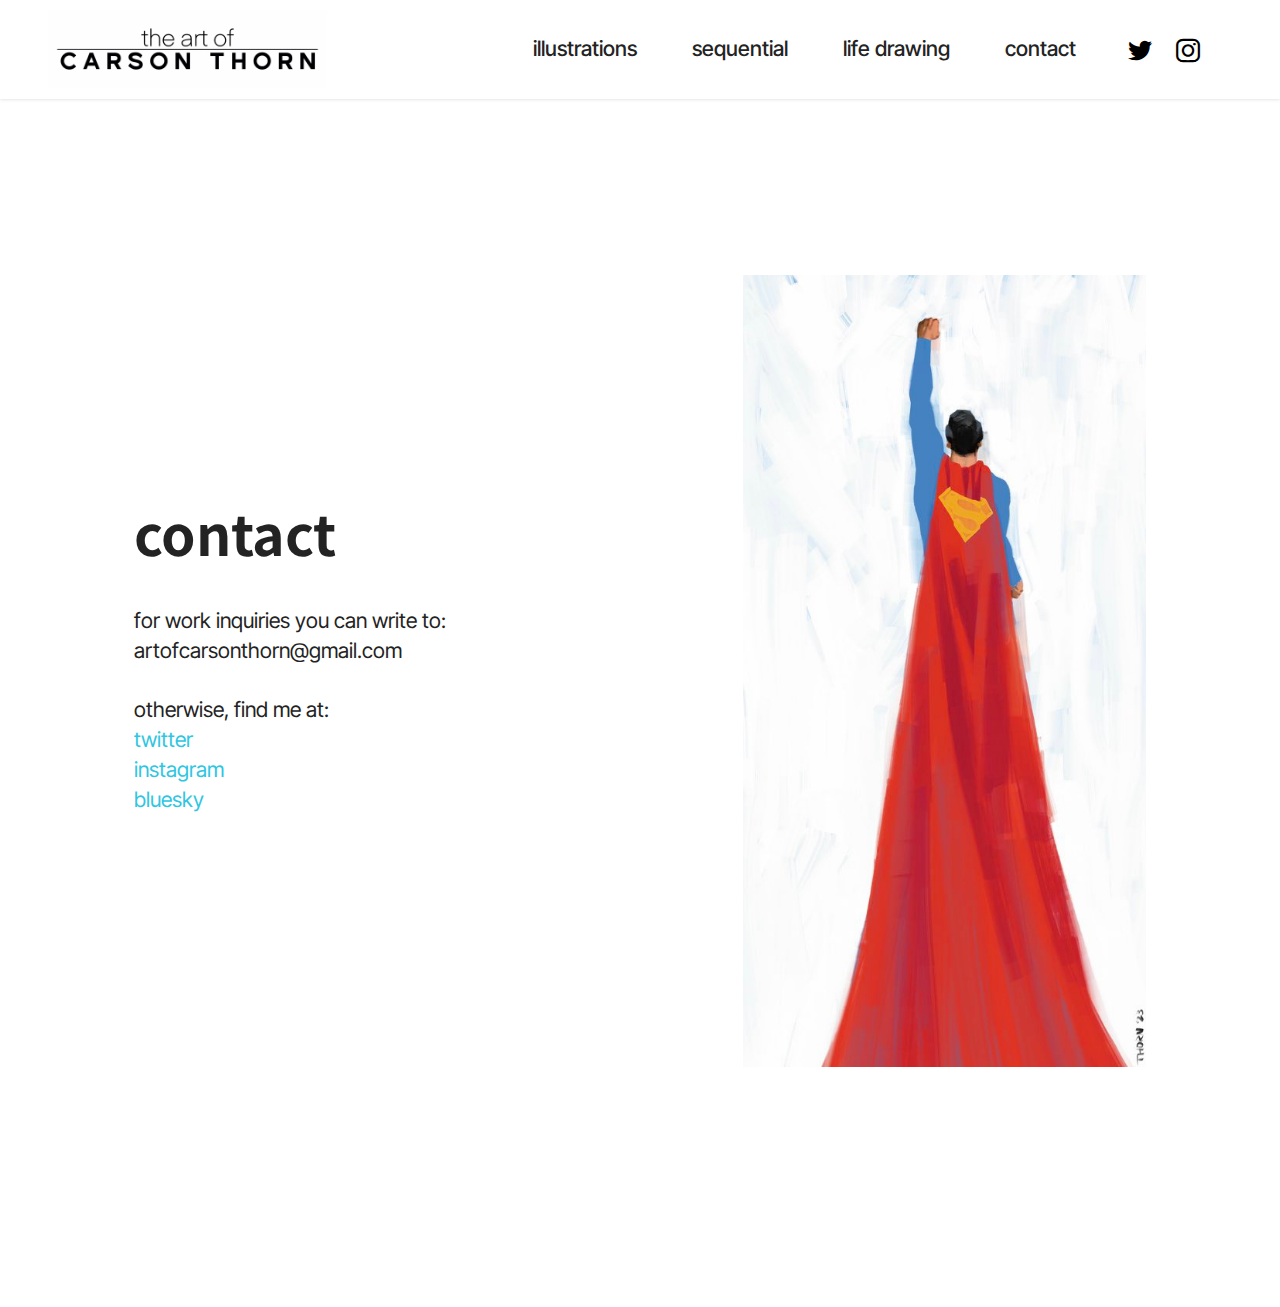
<file: contact.html>
<!DOCTYPE html>
<html  >
<head>

  <meta charset="UTF-8">
  <meta http-equiv="X-UA-Compatible" content="IE=edge">
  <meta name="generator" content="Mobirise v5.9.8, mobirise.com">
  <meta name="viewport" content="width=device-width, initial-scale=1, minimum-scale=1">
  <link rel="shortcut icon" href="assets/images/banner.jpg" type="image/x-icon">
  <meta name="description" content="">
  
  
  <title>contact</title>
  <link rel="stylesheet" href="assets/bootstrap/css/bootstrap.min.css">
  <link rel="stylesheet" href="assets/bootstrap/css/bootstrap-grid.min.css">
  <link rel="stylesheet" href="assets/bootstrap/css/bootstrap-reboot.min.css">
  <link rel="stylesheet" href="assets/dropdown/css/style.css">
  <link rel="stylesheet" href="assets/socicon/css/styles.css">
  <link rel="stylesheet" href="assets/theme/css/style.css">
  <link rel="preload" href="https://fonts.googleapis.com/css?family=Inter+Tight:100,200,300,400,500,600,700,800,900,100i,200i,300i,400i,500i,600i,700i,800i,900i&display=swap" as="style" onload="this.onload=null;this.rel='stylesheet'">
  <noscript><link rel="stylesheet" href="https://fonts.googleapis.com/css?family=Inter+Tight:100,200,300,400,500,600,700,800,900,100i,200i,300i,400i,500i,600i,700i,800i,900i&display=swap"></noscript>
  <link rel="preload" href="https://fonts.googleapis.com/css?family=Noto+Sans+JP:100,200,300,400,500,600,700,800,900&display=swap" as="style" onload="this.onload=null;this.rel='stylesheet'">
  <noscript><link rel="stylesheet" href="https://fonts.googleapis.com/css?family=Noto+Sans+JP:100,200,300,400,500,600,700,800,900&display=swap"></noscript>
  <link rel="preload" as="style" href="assets/mobirise/css/mbr-additional.css"><link rel="stylesheet" href="assets/mobirise/css/mbr-additional.css" type="text/css">

  
  
  
</head>
<body>
  
  <section data-bs-version="5.1" class="menu menu2 cid-tYt2uW480J" once="menu" id="menu2-o">
    
    <nav class="navbar navbar-dropdown navbar-expand-lg">
        <div class="container-fluid">
            <div class="navbar-brand">
                <span class="navbar-logo">
                    <a href="index">
                        <img src="assets/images/banner.jpg" alt="Mobirise Website Builder" style="height: 4.9rem;">
                    </a>
                </span>
                
            </div>
            <button class="navbar-toggler" type="button" data-toggle="collapse" data-bs-toggle="collapse" data-target="#navbarSupportedContent" data-bs-target="#navbarSupportedContent" aria-controls="navbarNavAltMarkup" aria-expanded="false" aria-label="Toggle navigation">
                <div class="hamburger">
                    <span></span>
                    <span></span>
                    <span></span>
                    <span></span>
                </div>
            </button>
            <div class="collapse navbar-collapse" id="navbarSupportedContent">
                <ul class="navbar-nav nav-dropdown nav-right" data-app-modern-menu="true"><li class="nav-item"><a class="nav-link link text-black text-primary display-4" href="illustration">illustrations</a></li><li class="nav-item"><a class="nav-link link text-black text-primary display-4" href="sequential">sequential</a></li><li class="nav-item"><a class="nav-link link text-black text-primary display-4" href="lifedrawing">life drawing<br></a>
                    </li><li class="nav-item"><a class="nav-link link text-black text-primary display-4" href="contact">contact</a></li></ul>
                <div class="icons-menu">
                    <a class="iconfont-wrapper" href="https://twitter.com/carsonrthorn" target="_blank">
                        <span class="p-2 mbr-iconfont socicon-twitter socicon"></span>
                    </a>
                    <a class="iconfont-wrapper" href="https://www.instagram.com/carsonrileythorn/" target="_blank">
                        <span class="p-2 mbr-iconfont socicon-instagram socicon"></span>
                    </a>
                    
                    
                </div>
                
            </div>
        </div>
    </nav>
</section>

<section data-bs-version="5.1" class="features16 cid-tYteoTwqTh" id="features16-p">

    

    
    
    <div class="container">
        <div class="content-wrapper">
            <div class="row align-items-center">
                <div class="col-12 col-lg">
                    <div class="text-wrapper">
                        <h6 class="card-title mbr-fonts-style display-2">
                            <strong>contact</strong></h6>
                        <p class="mbr-text mbr-fonts-style mb-4 display-4">
                            <br>for work inquiries you can write to:<br>artofcarsonthorn@gmail.com<br><br>otherwise, find me at:<br><a href="https://twitter.com/carsonrthorn" class="text-warning" target="_blank">twitter</a><br><a href="https://www.instagram.com/carsonrileythorn/" class="text-warning" target="_blank">instagram</a><br><a href="https://bsky.app/profile/carsonthorn.bsky.social" class="text-warning" target="_blank">bluesky</a></p>
                        
                    </div>
                </div>
                <div class="col-12 col-lg-5">
                    <div class="image-wrapper">
                        <img src="assets/images/f0xcwo2aqaekizp.jpg" alt="Mobirise Website Builder">
                    </div>
                </div>
            </div>
        </div>
    </div>
</section><section class="display-7" style="padding: 0;align-items: center;justify-content: center;flex-wrap: wrap;    align-content: center;display: flex;position: relative;height: 4rem;"><a href="https://mobiri.se/2137840" style="flex: 1 1;height: 4rem;position: absolute;width: 100%;z-index: 1;"><img alt="" style="height: 4rem;" src="[data-uri]"></a><p style="margin: 0;text-align: center;" class="display-7">&#8204;</p><a style="z-index:1" href="https://mobirise.com"> </a></section><script src="assets/bootstrap/js/bootstrap.bundle.min.js"></script>  <script src="assets/smoothscroll/smooth-scroll.js"></script>  <script src="assets/ytplayer/index.js"></script>  <script src="assets/dropdown/js/navbar-dropdown.js"></script>  <script src="assets/theme/js/script.js"></script>  
  
  
</body>
</html>
</file>
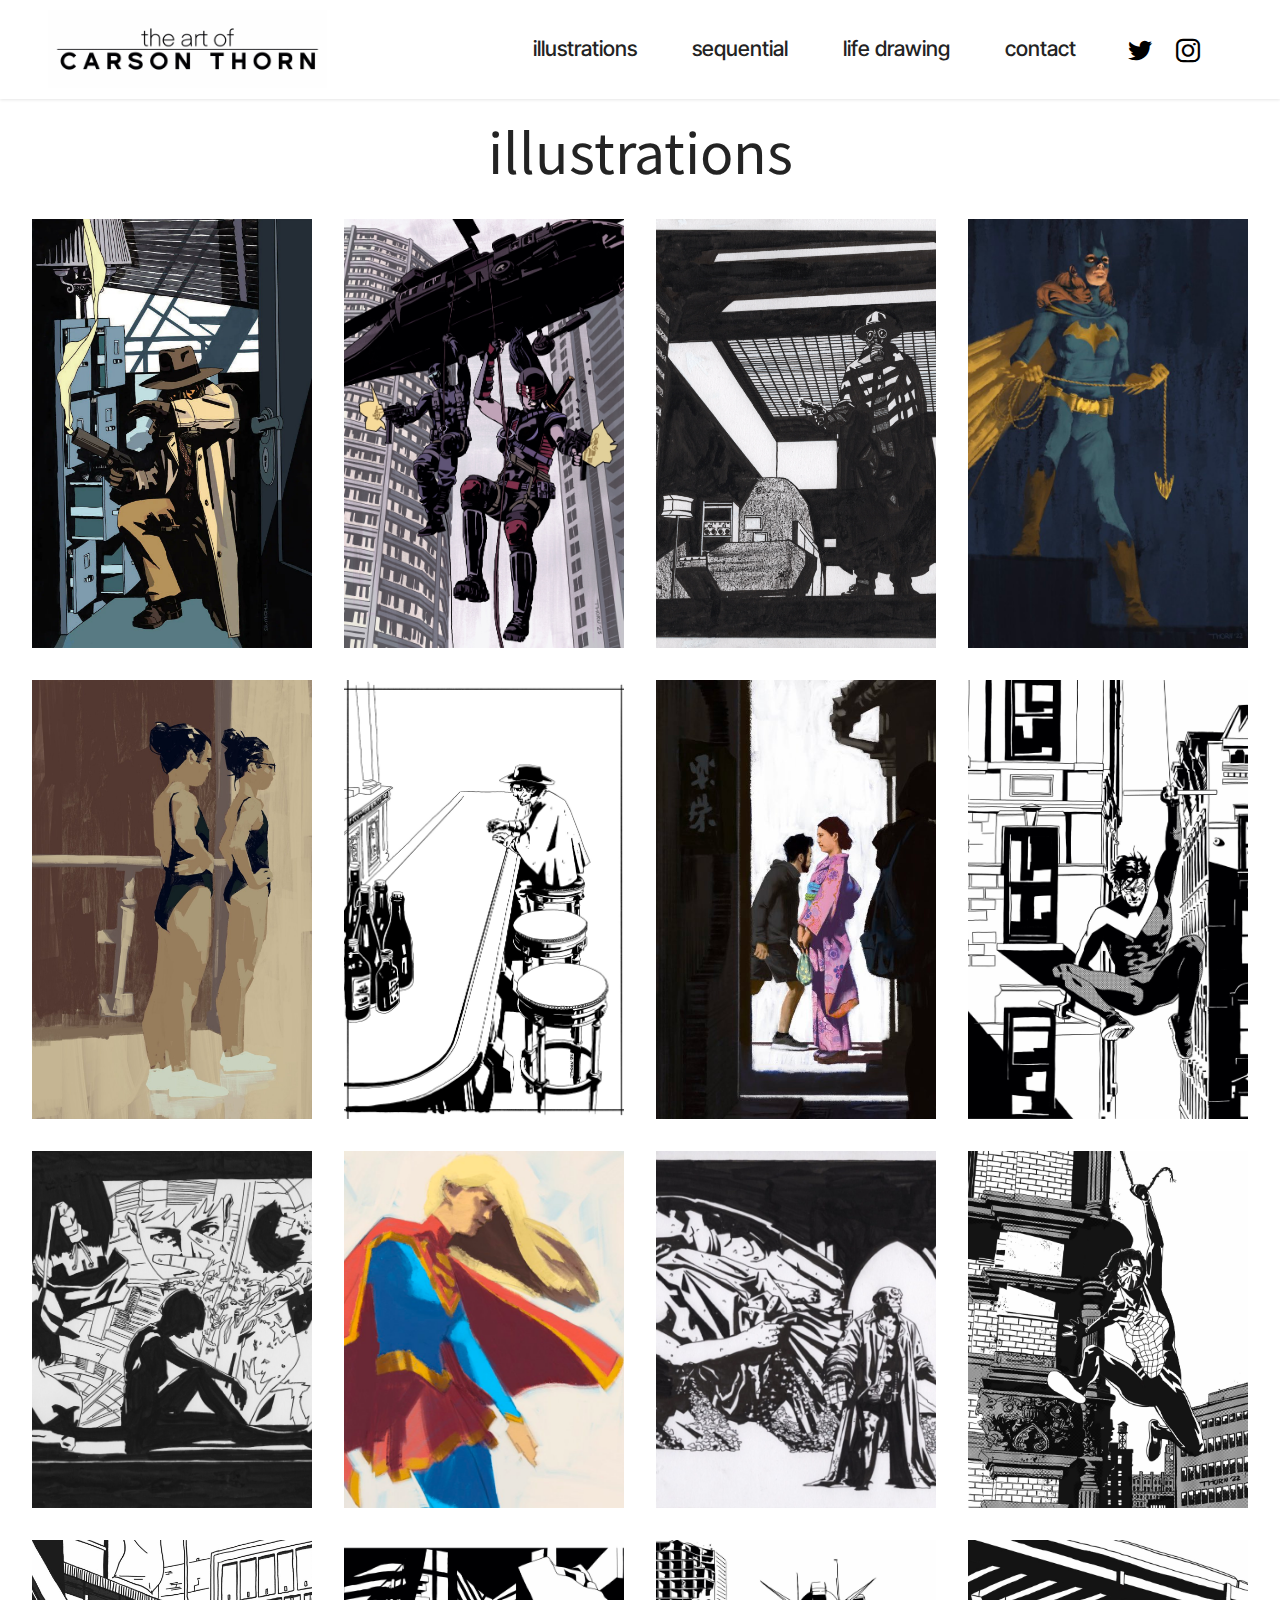
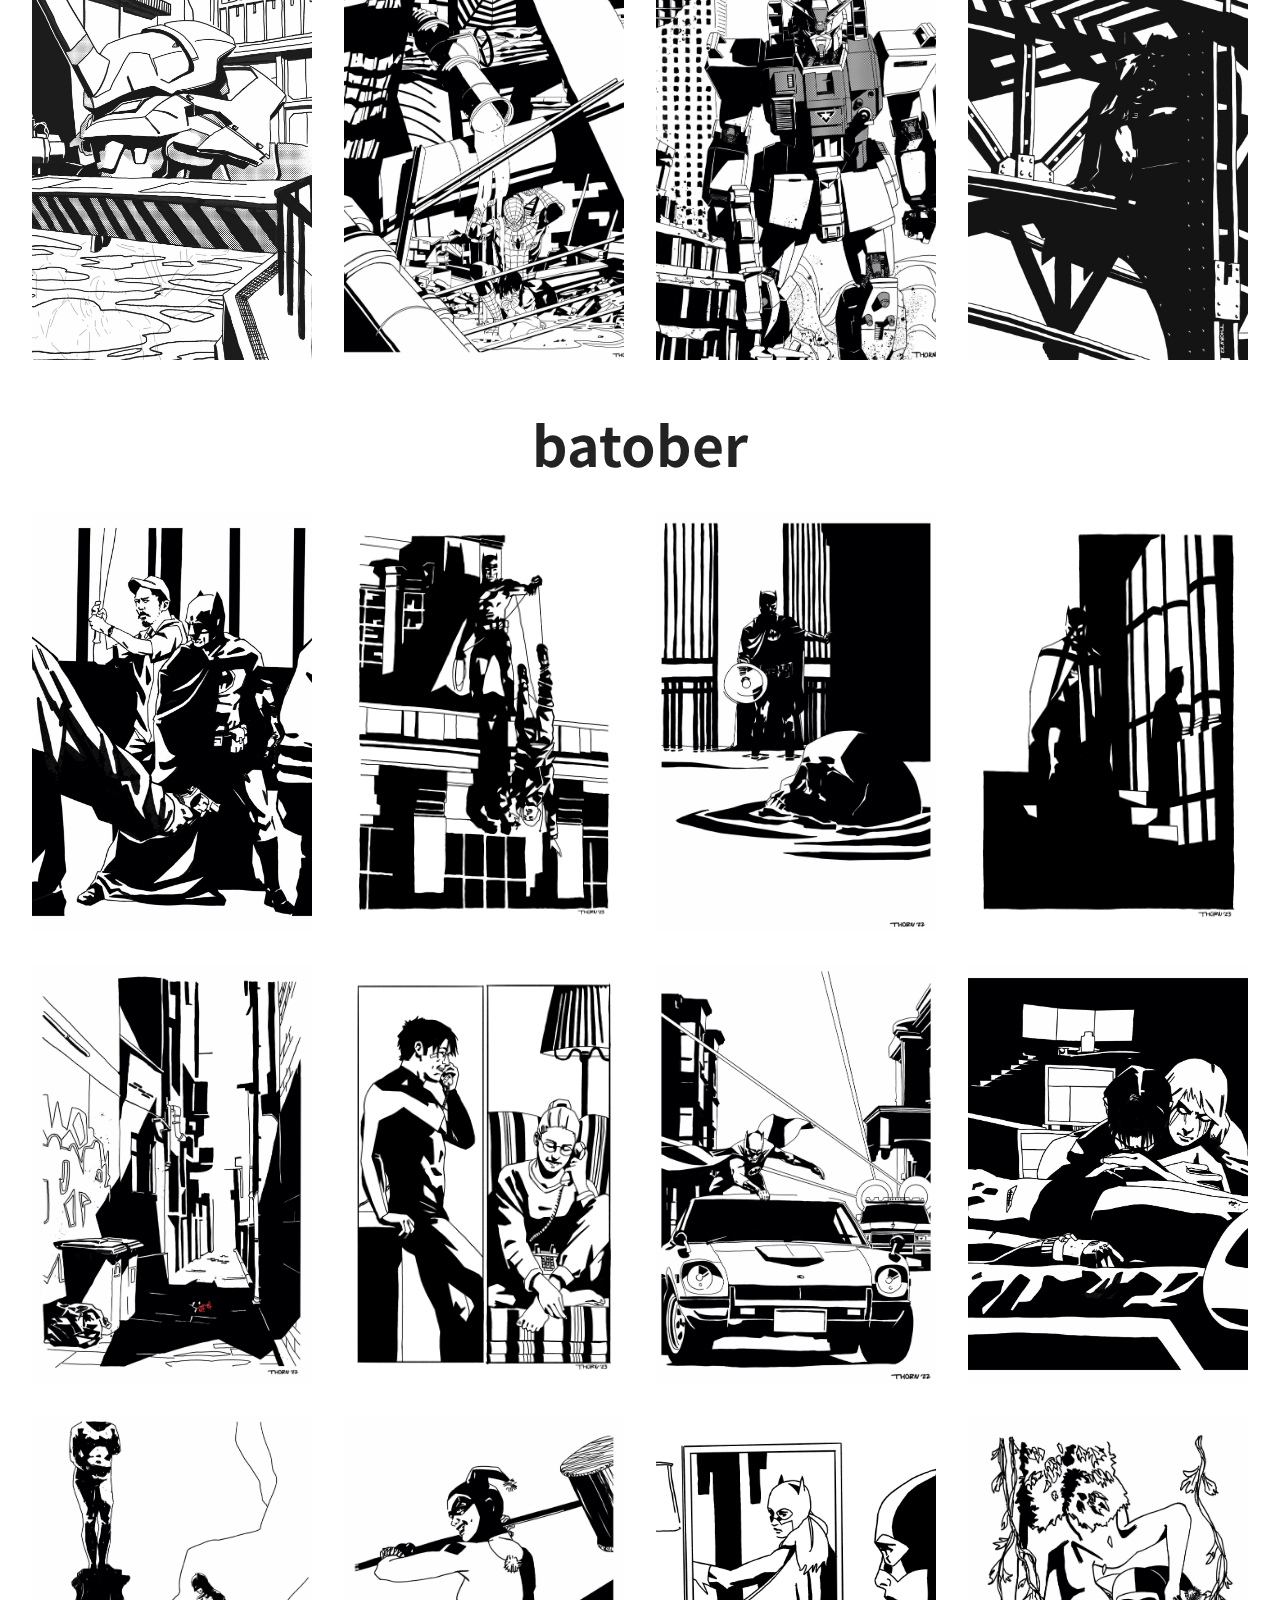
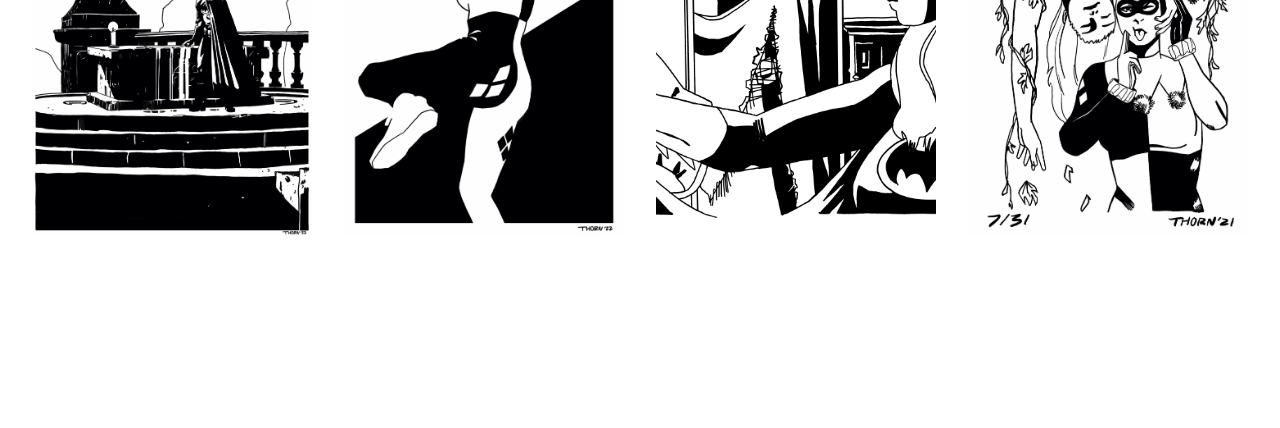
<file: illustration.html>
<!DOCTYPE html>
<html  >
<head>
  
  <meta charset="UTF-8">
  <meta http-equiv="X-UA-Compatible" content="IE=edge">
  <meta name="generator" content="Mobirise v5.9.8, mobirise.com">
  <meta name="viewport" content="width=device-width, initial-scale=1, minimum-scale=1">
  <link rel="shortcut icon" href="assets/images/banner.jpg" type="image/x-icon">
  <meta name="description" content="">
  
  
  <title>illustration</title>
  <link rel="stylesheet" href="assets/web/assets/mobirise-icons2/mobirise2.css">
  <link rel="stylesheet" href="assets/bootstrap/css/bootstrap.min.css">
  <link rel="stylesheet" href="assets/bootstrap/css/bootstrap-grid.min.css">
  <link rel="stylesheet" href="assets/bootstrap/css/bootstrap-reboot.min.css">
  <link rel="stylesheet" href="assets/dropdown/css/style.css">
  <link rel="stylesheet" href="assets/socicon/css/styles.css">
  <link rel="stylesheet" href="assets/theme/css/style.css">
  <link rel="preload" href="https://fonts.googleapis.com/css?family=Inter+Tight:100,200,300,400,500,600,700,800,900,100i,200i,300i,400i,500i,600i,700i,800i,900i&display=swap" as="style" onload="this.onload=null;this.rel='stylesheet'">
  <noscript><link rel="stylesheet" href="https://fonts.googleapis.com/css?family=Inter+Tight:100,200,300,400,500,600,700,800,900,100i,200i,300i,400i,500i,600i,700i,800i,900i&display=swap"></noscript>
  <link rel="preload" href="https://fonts.googleapis.com/css?family=Noto+Sans+JP:100,200,300,400,500,600,700,800,900&display=swap" as="style" onload="this.onload=null;this.rel='stylesheet'">
  <noscript><link rel="stylesheet" href="https://fonts.googleapis.com/css?family=Noto+Sans+JP:100,200,300,400,500,600,700,800,900&display=swap"></noscript>
  <link rel="preload" as="style" href="assets/mobirise/css/mbr-additional.css"><link rel="stylesheet" href="assets/mobirise/css/mbr-additional.css" type="text/css">

  
  
  
</head>
<body>
  
  <section data-bs-version="5.1" class="menu menu2 cid-tYs9hdkMBB" once="menu" id="menu2-6">
    
    <nav class="navbar navbar-dropdown navbar-expand-lg">
        <div class="container-fluid">
            <div class="navbar-brand">
                <span class="navbar-logo">
                    <a href="index">
                        <img src="assets/images/banner.jpg" alt="Mobirise Website Builder" style="height: 4.9rem;">
                    </a>
                </span>
                
            </div>
            <button class="navbar-toggler" type="button" data-toggle="collapse" data-bs-toggle="collapse" data-target="#navbarSupportedContent" data-bs-target="#navbarSupportedContent" aria-controls="navbarNavAltMarkup" aria-expanded="false" aria-label="Toggle navigation">
                <div class="hamburger">
                    <span></span>
                    <span></span>
                    <span></span>
                    <span></span>
                </div>
            </button>
            <div class="collapse navbar-collapse" id="navbarSupportedContent">
                <ul class="navbar-nav nav-dropdown nav-right" data-app-modern-menu="true"><li class="nav-item"><a class="nav-link link text-black text-primary display-4" href="illustration">illustrations</a></li><li class="nav-item"><a class="nav-link link text-black text-primary display-4" href="sequential">sequential</a></li><li class="nav-item"><a class="nav-link link text-black text-primary display-4" href="lifedrawing">life drawing<br></a>
                    </li><li class="nav-item"><a class="nav-link link text-black text-primary display-4" href="contact">contact</a></li></ul>
                <div class="icons-menu">
                    <a class="iconfont-wrapper" href="https://twitter.com/carsonrthorn" target="_blank">
                        <span class="p-2 mbr-iconfont socicon-twitter socicon"></span>
                    </a>
                    <a class="iconfont-wrapper" href="https://www.instagram.com/carsonrileythorn/" target="_blank">
                        <span class="p-2 mbr-iconfont socicon-instagram socicon"></span>
                    </a>
                    
                    
                </div>
                
            </div>
        </div>
    </nav>
</section>

<section data-bs-version="5.1" class="gallery6 mbr-gallery cid-tYskKh9jmz" id="gallery6-f">
    

    
    

    <div class="container-fluid">
        <div class="mbr-section-head">
            <h3 class="mbr-section-title mbr-fonts-style align-center m-0 display-2">illustrations<br></h3>
            
        </div>
        <div class="row mbr-gallery mt-4">
            
            <div class="col-12 col-md-6 col-lg-3 item gallery-image active">
                <div class="item-wrapper" data-toggle="modal" data-bs-toggle="modal" data-target="#tYtzQhO6NH-modal" data-bs-target="#tYtzQhO6NH-modal">
                    <img class="w-100" src="assets/images/f-j-qlsxaaa67pj.jpg" alt="Mobirise Website Builder" data-slide-to="0" data-bs-slide-to="0" data-target="#lb-tYtzQhO6NH" data-bs-target="#lb-tYtzQhO6NH">
                    <div class="icon-wrapper">
                        <span class="mobi-mbri mobi-mbri-search mbr-iconfont mbr-iconfont-btn"></span>
                    </div>
                </div>
                
            </div>
            <div class="col-12 col-md-6 col-lg-3 item gallery-image">
                <div class="item-wrapper" data-toggle="modal" data-bs-toggle="modal" data-target="#tYtzQhO6NH-modal" data-bs-target="#tYtzQhO6NH-modal">
                    <img class="w-100" src="assets/images/f-wr9fkxqaawmm7.jpg" alt="Mobirise Website Builder" data-slide-to="1" data-bs-slide-to="1" data-target="#lb-tYtzQhO6NH" data-bs-target="#lb-tYtzQhO6NH">
                    <div class="icon-wrapper">
                        <span class="mobi-mbri mobi-mbri-search mbr-iconfont mbr-iconfont-btn"></span>
                    </div>
                </div>
                
            </div>
            <div class="col-12 col-md-6 col-lg-3 item gallery-image">
                <div class="item-wrapper" data-toggle="modal" data-bs-toggle="modal" data-target="#tYtzQhO6NH-modal" data-bs-target="#tYtzQhO6NH-modal">
                    <img class="w-100" src="assets/images/sandmanraw.jpeg" alt="Mobirise Website Builder" data-slide-to="2" data-bs-slide-to="2" data-target="#lb-tYtzQhO6NH" data-bs-target="#lb-tYtzQhO6NH">
                    <div class="icon-wrapper">
                        <span class="mobi-mbri mobi-mbri-search mbr-iconfont mbr-iconfont-btn"></span>
                    </div>
                </div>
                
            </div><div class="col-12 col-md-6 col-lg-3 item gallery-image">
                <div class="item-wrapper" data-toggle="modal" data-bs-toggle="modal" data-target="#tYtzQhO6NH-modal" data-bs-target="#tYtzQhO6NH-modal">
                    <img class="w-100" src="assets/images/f0xcwo6aeaak2vn.jpg" alt="Mobirise Website Builder" data-slide-to="3" data-bs-slide-to="3" data-target="#lb-tYtzQhO6NH" data-bs-target="#lb-tYtzQhO6NH">
                    <div class="icon-wrapper">
                        <span class="mobi-mbri mobi-mbri-search mbr-iconfont mbr-iconfont-btn"></span>
                    </div>
                </div>
                
            </div><div class="col-12 col-md-6 col-lg-3 item gallery-image">
                <div class="item-wrapper" data-toggle="modal" data-bs-toggle="modal" data-target="#tYtzQhO6NH-modal" data-bs-target="#tYtzQhO6NH-modal">
                    <img class="w-100" src="assets/images/gayf5crbiaah17j.jpg" alt="Mobirise Website Builder" data-slide-to="4" data-bs-slide-to="4" data-target="#lb-tYtzQhO6NH" data-bs-target="#lb-tYtzQhO6NH">
                    <div class="icon-wrapper">
                        <span class="mobi-mbri mobi-mbri-search mbr-iconfont mbr-iconfont-btn"></span>
                    </div>
                </div>
                
            </div><div class="col-12 col-md-6 col-lg-3 item gallery-image">
                <div class="item-wrapper" data-toggle="modal" data-bs-toggle="modal" data-target="#tYtzQhO6NH-modal" data-bs-target="#tYtzQhO6NH-modal">
                    <img class="w-100" src="assets/images/f7m1mz8aoaan2zd.jpg" alt="Mobirise Website Builder" data-slide-to="5" data-bs-slide-to="5" data-target="#lb-tYtzQhO6NH" data-bs-target="#lb-tYtzQhO6NH">
                    <div class="icon-wrapper">
                        <span class="mobi-mbri mobi-mbri-search mbr-iconfont mbr-iconfont-btn"></span>
                    </div>
                </div>
                
            </div><div class="col-12 col-md-6 col-lg-3 item gallery-image">
                <div class="item-wrapper" data-toggle="modal" data-bs-toggle="modal" data-target="#tYtzQhO6NH-modal" data-bs-target="#tYtzQhO6NH-modal">
                    <img class="w-100" src="assets/images/f0xcwo7akaeryor.jpg" alt="Mobirise Website Builder" data-slide-to="6" data-bs-slide-to="6" data-target="#lb-tYtzQhO6NH" data-bs-target="#lb-tYtzQhO6NH">
                    <div class="icon-wrapper">
                        <span class="mobi-mbri mobi-mbri-search mbr-iconfont mbr-iconfont-btn"></span>
                    </div>
                </div>
                
            </div><div class="col-12 col-md-6 col-lg-3 item gallery-image">
                <div class="item-wrapper" data-toggle="modal" data-bs-toggle="modal" data-target="#tYtzQhO6NH-modal" data-bs-target="#tYtzQhO6NH-modal">
                    <img class="w-100" src="assets/images/f0xcvm-agaeci0r.jpg" alt="Mobirise Website Builder" data-slide-to="7" data-bs-slide-to="7" data-target="#lb-tYtzQhO6NH" data-bs-target="#lb-tYtzQhO6NH">
                    <div class="icon-wrapper">
                        <span class="mobi-mbri mobi-mbri-search mbr-iconfont mbr-iconfont-btn"></span>
                    </div>
                </div>
                
            </div><div class="col-12 col-md-6 col-lg-3 item gallery-image">
                <div class="item-wrapper" data-toggle="modal" data-bs-toggle="modal" data-target="#tYtzQhO6NH-modal" data-bs-target="#tYtzQhO6NH-modal">
                    <img class="w-100" src="assets/images/f0xcvm8auauqcwq.jpg" alt="Mobirise Website Builder" data-slide-to="8" data-bs-slide-to="8" data-target="#lb-tYtzQhO6NH" data-bs-target="#lb-tYtzQhO6NH">
                    <div class="icon-wrapper">
                        <span class="mobi-mbri mobi-mbri-search mbr-iconfont mbr-iconfont-btn"></span>
                    </div>
                </div>
                
            </div><div class="col-12 col-md-6 col-lg-3 item gallery-image">
                <div class="item-wrapper" data-toggle="modal" data-bs-toggle="modal" data-target="#tYtzQhO6NH-modal" data-bs-target="#tYtzQhO6NH-modal">
                    <img class="w-100" src="assets/images/f0xcwo3auaclrqr.jpg" alt="Mobirise Website Builder" data-slide-to="9" data-bs-slide-to="9" data-target="#lb-tYtzQhO6NH" data-bs-target="#lb-tYtzQhO6NH">
                    <div class="icon-wrapper">
                        <span class="mobi-mbri mobi-mbri-search mbr-iconfont mbr-iconfont-btn"></span>
                    </div>
                </div>
                
            </div><div class="col-12 col-md-6 col-lg-3 item gallery-image">
                <div class="item-wrapper" data-toggle="modal" data-bs-toggle="modal" data-target="#tYtzQhO6NH-modal" data-bs-target="#tYtzQhO6NH-modal">
                    <img class="w-100" src="assets/images/f0xcurtaaaapwzm.jpg" alt="Mobirise Website Builder" data-slide-to="10" data-bs-slide-to="10" data-target="#lb-tYtzQhO6NH" data-bs-target="#lb-tYtzQhO6NH">
                    <div class="icon-wrapper">
                        <span class="mobi-mbri mobi-mbri-search mbr-iconfont mbr-iconfont-btn"></span>
                    </div>
                </div>
                
            </div><div class="col-12 col-md-6 col-lg-3 item gallery-image">
                <div class="item-wrapper" data-toggle="modal" data-bs-toggle="modal" data-target="#tYtzQhO6NH-modal" data-bs-target="#tYtzQhO6NH-modal">
                    <img class="w-100" src="assets/images/fkd2aedxsamxe0-.jpg" alt="Mobirise Website Builder" data-slide-to="11" data-bs-slide-to="11" data-target="#lb-tYtzQhO6NH" data-bs-target="#lb-tYtzQhO6NH">
                    <div class="icon-wrapper">
                        <span class="mobi-mbri mobi-mbri-search mbr-iconfont mbr-iconfont-btn"></span>
                    </div>
                </div>
                
            </div><div class="col-12 col-md-6 col-lg-3 item gallery-image">
                <div class="item-wrapper" data-toggle="modal" data-bs-toggle="modal" data-target="#tYtzQhO6NH-modal" data-bs-target="#tYtzQhO6NH-modal">
                    <img class="w-100" src="assets/images/fjyomi0xiamtkpf.jpg" alt="Mobirise Website Builder" data-slide-to="12" data-bs-slide-to="12" data-target="#lb-tYtzQhO6NH" data-bs-target="#lb-tYtzQhO6NH">
                    <div class="icon-wrapper">
                        <span class="mobi-mbri mobi-mbri-search mbr-iconfont mbr-iconfont-btn"></span>
                    </div>
                </div>
                
            </div><div class="col-12 col-md-6 col-lg-3 item gallery-image">
                <div class="item-wrapper" data-toggle="modal" data-bs-toggle="modal" data-target="#tYtzQhO6NH-modal" data-bs-target="#tYtzQhO6NH-modal">
                    <img class="w-100" src="assets/images/f0xcvnbaiaiu5d3.jpg" alt="Mobirise Website Builder" data-slide-to="13" data-bs-slide-to="13" data-target="#lb-tYtzQhO6NH" data-bs-target="#lb-tYtzQhO6NH">
                    <div class="icon-wrapper">
                        <span class="mobi-mbri mobi-mbri-search mbr-iconfont mbr-iconfont-btn"></span>
                    </div>
                </div>
                
            </div><div class="col-12 col-md-6 col-lg-3 item gallery-image">
                <div class="item-wrapper" data-toggle="modal" data-bs-toggle="modal" data-target="#tYtzQhO6NH-modal" data-bs-target="#tYtzQhO6NH-modal">
                    <img class="w-100" src="assets/images/f0xcvuaacaemqy-.jpg" alt="Mobirise Website Builder" data-slide-to="14" data-bs-slide-to="14" data-target="#lb-tYtzQhO6NH" data-bs-target="#lb-tYtzQhO6NH">
                    <div class="icon-wrapper">
                        <span class="mobi-mbri mobi-mbri-search mbr-iconfont mbr-iconfont-btn"></span>
                    </div>
                </div>
                
            </div><div class="col-12 col-md-6 col-lg-3 item gallery-image">
                <div class="item-wrapper" data-toggle="modal" data-bs-toggle="modal" data-target="#tYtzQhO6NH-modal" data-bs-target="#tYtzQhO6NH-modal">
                    <img class="w-100" src="assets/images/fm-n481xmaqk7br.jpg" alt="Mobirise Website Builder" data-slide-to="15" data-bs-slide-to="15" data-target="#lb-tYtzQhO6NH" data-bs-target="#lb-tYtzQhO6NH">
                    <div class="icon-wrapper">
                        <span class="mobi-mbri mobi-mbri-search mbr-iconfont mbr-iconfont-btn"></span>
                    </div>
                </div>
                
            </div>
        </div>

        <div class="modal mbr-slider" tabindex="-1" role="dialog" aria-hidden="true" id="tYtzQhO6NH-modal">
            <div class="modal-dialog" role="document">
                <div class="modal-content">
                    <div class="modal-body">
                        <div class="carousel slide" id="lb-tYtzQhO6NH" data-interval="5000" data-bs-interval="5000">
                            <div class="carousel-inner">
                                
                                <div class="carousel-item active">
                                    <img class="d-block w-100" src="assets/images/f-j-qlsxaaa67pj.jpg" alt="Mobirise Website Builder">
                                </div>
                                <div class="carousel-item">
                                    <img class="d-block w-100" src="assets/images/f-wr9fkxqaawmm7.jpg" alt="Mobirise Website Builder">
                                </div>
                                <div class="carousel-item">
                                    <img class="d-block w-100" src="assets/images/sandmanraw.jpeg" alt="Mobirise Website Builder">
                                </div><div class="carousel-item">
                                    <img class="d-block w-100" src="assets/images/f0xcwo6aeaak2vn.jpg" alt="Mobirise Website Builder">
                                </div><div class="carousel-item">
                                    <img class="d-block w-100" src="assets/images/gayf5crbiaah17j.jpg" alt="Mobirise Website Builder">
                                </div><div class="carousel-item">
                                    <img class="d-block w-100" src="assets/images/f7m1mz8aoaan2zd.jpg" alt="Mobirise Website Builder">
                                </div><div class="carousel-item">
                                    <img class="d-block w-100" src="assets/images/f0xcwo7akaeryor.jpg" alt="Mobirise Website Builder">
                                </div><div class="carousel-item">
                                    <img class="d-block w-100" src="assets/images/f0xcvm-agaeci0r.jpg" alt="Mobirise Website Builder">
                                </div><div class="carousel-item">
                                    <img class="d-block w-100" src="assets/images/f0xcvm8auauqcwq.jpg" alt="Mobirise Website Builder">
                                </div><div class="carousel-item">
                                    <img class="d-block w-100" src="assets/images/f0xcwo3auaclrqr.jpg" alt="Mobirise Website Builder">
                                </div><div class="carousel-item">
                                    <img class="d-block w-100" src="assets/images/f0xcurtaaaapwzm.jpg" alt="Mobirise Website Builder">
                                </div><div class="carousel-item">
                                    <img class="d-block w-100" src="assets/images/fkd2aedxsamxe0-.jpg" alt="Mobirise Website Builder">
                                </div><div class="carousel-item">
                                    <img class="d-block w-100" src="assets/images/fjyomi0xiamtkpf.jpg" alt="Mobirise Website Builder">
                                </div><div class="carousel-item">
                                    <img class="d-block w-100" src="assets/images/f0xcvnbaiaiu5d3.jpg" alt="Mobirise Website Builder">
                                </div><div class="carousel-item">
                                    <img class="d-block w-100" src="assets/images/f0xcvuaacaemqy-.jpg" alt="Mobirise Website Builder">
                                </div><div class="carousel-item">
                                    <img class="d-block w-100" src="assets/images/fm-n481xmaqk7br.jpg" alt="Mobirise Website Builder">
                                </div>
                            </div>
                            <ol class="carousel-indicators">
                                <li data-slide-to="0" data-bs-slide-to="0" class="active" data-target="#lb-tYtzQhO6NH" data-bs-target="#lb-tYtzQhO6NH"></li>
                                <li data-slide-to="1" data-bs-slide-to="1" data-target="#lb-tYtzQhO6NH" data-bs-target="#lb-tYtzQhO6NH"></li>
                                <li data-slide-to="2" data-bs-slide-to="2" data-target="#lb-tYtzQhO6NH" data-bs-target="#lb-tYtzQhO6NH"></li><li data-slide-to="3" data-bs-slide-to="3" data-target="#lb-tYtzQhO6NH" data-bs-target="#lb-tYtzQhO6NH"></li><li data-slide-to="4" data-bs-slide-to="4" data-target="#lb-tYtzQhO6NH" data-bs-target="#lb-tYtzQhO6NH"></li>
                                <li data-slide-to="5" data-bs-slide-to="5" data-target="#lb-tYtzQhO6NH" data-bs-target="#lb-tYtzQhO6NH"></li><li data-slide-to="6" data-bs-slide-to="6" data-target="#lb-tYtzQhO6NH" data-bs-target="#lb-tYtzQhO6NH"></li><li data-slide-to="7" data-bs-slide-to="7" data-target="#lb-tYtzQhO6NH" data-bs-target="#lb-tYtzQhO6NH"></li><li data-slide-to="8" data-bs-slide-to="8" data-target="#lb-tYtzQhO6NH" data-bs-target="#lb-tYtzQhO6NH"></li><li data-slide-to="9" data-bs-slide-to="9" data-target="#lb-tYtzQhO6NH" data-bs-target="#lb-tYtzQhO6NH"></li><li data-slide-to="10" data-bs-slide-to="10" data-target="#lb-tYtzQhO6NH" data-bs-target="#lb-tYtzQhO6NH"></li><li data-slide-to="11" data-bs-slide-to="11" data-target="#lb-tYtzQhO6NH" data-bs-target="#lb-tYtzQhO6NH"></li><li data-slide-to="12" data-bs-slide-to="12" data-target="#lb-tYtzQhO6NH" data-bs-target="#lb-tYtzQhO6NH"></li><li data-slide-to="13" data-bs-slide-to="13" data-target="#lb-tYtzQhO6NH" data-bs-target="#lb-tYtzQhO6NH"></li><li data-slide-to="14" data-bs-slide-to="14" data-target="#lb-tYtzQhO6NH" data-bs-target="#lb-tYtzQhO6NH"></li><li data-slide-to="15" data-bs-slide-to="15" data-target="#lb-tYtzQhO6NH" data-bs-target="#lb-tYtzQhO6NH"></li>
                            </ol>
                            <a role="button" href="" class="close" data-dismiss="modal" data-bs-dismiss="modal" aria-label="Close">
                            </a>
                            <a class="carousel-control-prev carousel-control" role="button" data-slide="prev" data-bs-slide="prev" href="#lb-tYtzQhO6NH">
                                <span class="mobi-mbri mobi-mbri-arrow-prev" aria-hidden="true"></span>
                                <span class="sr-only visually-hidden">Previous</span>
                            </a>
                            <a class="carousel-control-next carousel-control" role="button" data-slide="next" data-bs-slide="next" href="#lb-tYtzQhO6NH">
                                <span class="mobi-mbri mobi-mbri-arrow-next" aria-hidden="true"></span>
                                <span class="sr-only visually-hidden">Next</span>
                            </a>
                        </div>
                    </div>
                </div>
            </div>
        </div>
    </div>
</section>

<section data-bs-version="5.1" class="gallery1 cid-tYsmDvYzwu" id="gallery1-g">
    
    
    <div class="container-fluid">
        <div class="mbr-section-head">
            <h4 class="mbr-section-title mbr-fonts-style align-center mb-0 display-2">
                <strong>batober</strong><strong><br></strong></h4>
            
        </div>
        <div class="row mt-4">
            <div class="item features-image сol-12 col-md-6 col-lg-3 active">
                <div class="item-wrapper">
                    <div class="item-img">
                        <img src="assets/images/feb6f6dwiaa0vkt.jpg" alt="Mobirise Website Builder" data-slide-to="0" data-bs-slide-to="0">
                    </div>
                    
                    
                </div>
            </div><div class="item features-image сol-12 col-md-6 col-lg-3">
                <div class="item-wrapper">
                    <div class="item-img">
                        <img src="assets/images/f7oxcwfbwaant-e.jpg" alt="Mobirise Website Builder" title="" data-slide-to="1" data-bs-slide-to="1">
                    </div>
                    
                    
                </div>
            </div><div class="item features-image сol-12 col-md-6 col-lg-3">
                <div class="item-wrapper">
                    <div class="item-img">
                        <img src="assets/images/fu189aqaqaed0zb.jpg" alt="Mobirise Website Builder" title="" data-slide-to="2" data-bs-slide-to="2">
                    </div>
                    
                    
                </div>
            </div><div class="item features-image сol-12 col-md-6 col-lg-3">
                <div class="item-wrapper">
                    <div class="item-img">
                        <img src="assets/images/f7xhkqlbcaa5ihu.jpg" alt="Mobirise Website Builder" title="" data-slide-to="3" data-bs-slide-to="3">
                    </div>
                    
                    
                </div>
            </div><div class="item features-image сol-12 col-md-6 col-lg-3">
                <div class="item-wrapper">
                    <div class="item-img">
                        <img src="assets/images/few4s6wxeaakqpm.jpg" alt="Mobirise Website Builder" data-slide-to="4" data-bs-slide-to="4">
                    </div>
                    
                    
                </div>
            </div>
            
            
            <div class="item features-image сol-12 col-md-6 col-lg-3">
                <div class="item-wrapper">
                    <div class="item-img">
                        <img src="assets/images/f70py36baaayeof.jpg" alt="Mobirise Website Builder" title="" data-slide-to="5" data-bs-slide-to="5">
                    </div>
                    
                    
                </div>
            </div><div class="item features-image сol-12 col-md-6 col-lg-3">
                <div class="item-wrapper">
                    <div class="item-img">
                        <img src="assets/images/fgcqr2cxwauce4k.jpg" alt="Mobirise Website Builder" title="" data-slide-to="6" data-bs-slide-to="6">
                    </div>
                    
                    
                </div>
            </div><div class="item features-image сol-12 col-md-6 col-lg-3">
                <div class="item-wrapper">
                    <div class="item-img">
                        <img src="assets/images/fgsa-9axgaeax1c.jpg" alt="Mobirise Website Builder" title="" data-slide-to="7" data-bs-slide-to="7">
                    </div>
                    
                    
                </div>
            </div><div class="item features-image сol-12 col-md-6 col-lg-3">
                <div class="item-wrapper">
                    <div class="item-img">
                        <img src="assets/images/fegnfgkxeaa1euu.jpg" alt="Mobirise Website Builder" data-slide-to="8" data-bs-slide-to="8">
                    </div>
                    
                    
                </div>
            </div><div class="item features-image сol-12 col-md-6 col-lg-3">
                <div class="item-wrapper">
                    <div class="item-img">
                        <img src="assets/images/fe5m5fbwqaa7amz.jpg" alt="Mobirise Website Builder" title="" data-slide-to="9" data-bs-slide-to="9">
                    </div>
                    
                    
                </div>
            </div><div class="item features-image сol-12 col-md-6 col-lg-3">
                <div class="item-wrapper">
                    <div class="item-img">
                        <img src="assets/images/f7fhraubyaar-rf.jpg" alt="Mobirise Website Builder" title="" data-slide-to="10" data-bs-slide-to="10">
                    </div>
                    
                    
                </div>
            </div><div class="item features-image сol-12 col-md-6 col-lg-3">
                <div class="item-wrapper">
                    <div class="item-img">
                        <img src="assets/images/fbg-ofswyaqmrbm.jpg" alt="Mobirise Website Builder" title="" data-slide-to="11" data-bs-slide-to="11">
                    </div>
                    
                    
                </div>
            </div>
        </div>
    </div>
</section><section class="display-7" style="padding: 0;align-items: center;justify-content: center;flex-wrap: wrap;    align-content: center;display: flex;position: relative;height: 4rem;"><a href="https://mobiri.se/2137840" style="flex: 1 1;height: 4rem;position: absolute;width: 100%;z-index: 1;"><img alt="" style="height: 4rem;" src="[data-uri]"></a><p style="margin: 0;text-align: center;" class="display-7">&#8204;</p><a style="z-index:1" href="https://mobirise.com"> </a></section><script src="assets/bootstrap/js/bootstrap.bundle.min.js"></script>  <script src="assets/smoothscroll/smooth-scroll.js"></script>  <script src="assets/ytplayer/index.js"></script>  <script src="assets/dropdown/js/navbar-dropdown.js"></script>  <script src="assets/theme/js/script.js"></script>  
  
  
</body>
</html>
</file>
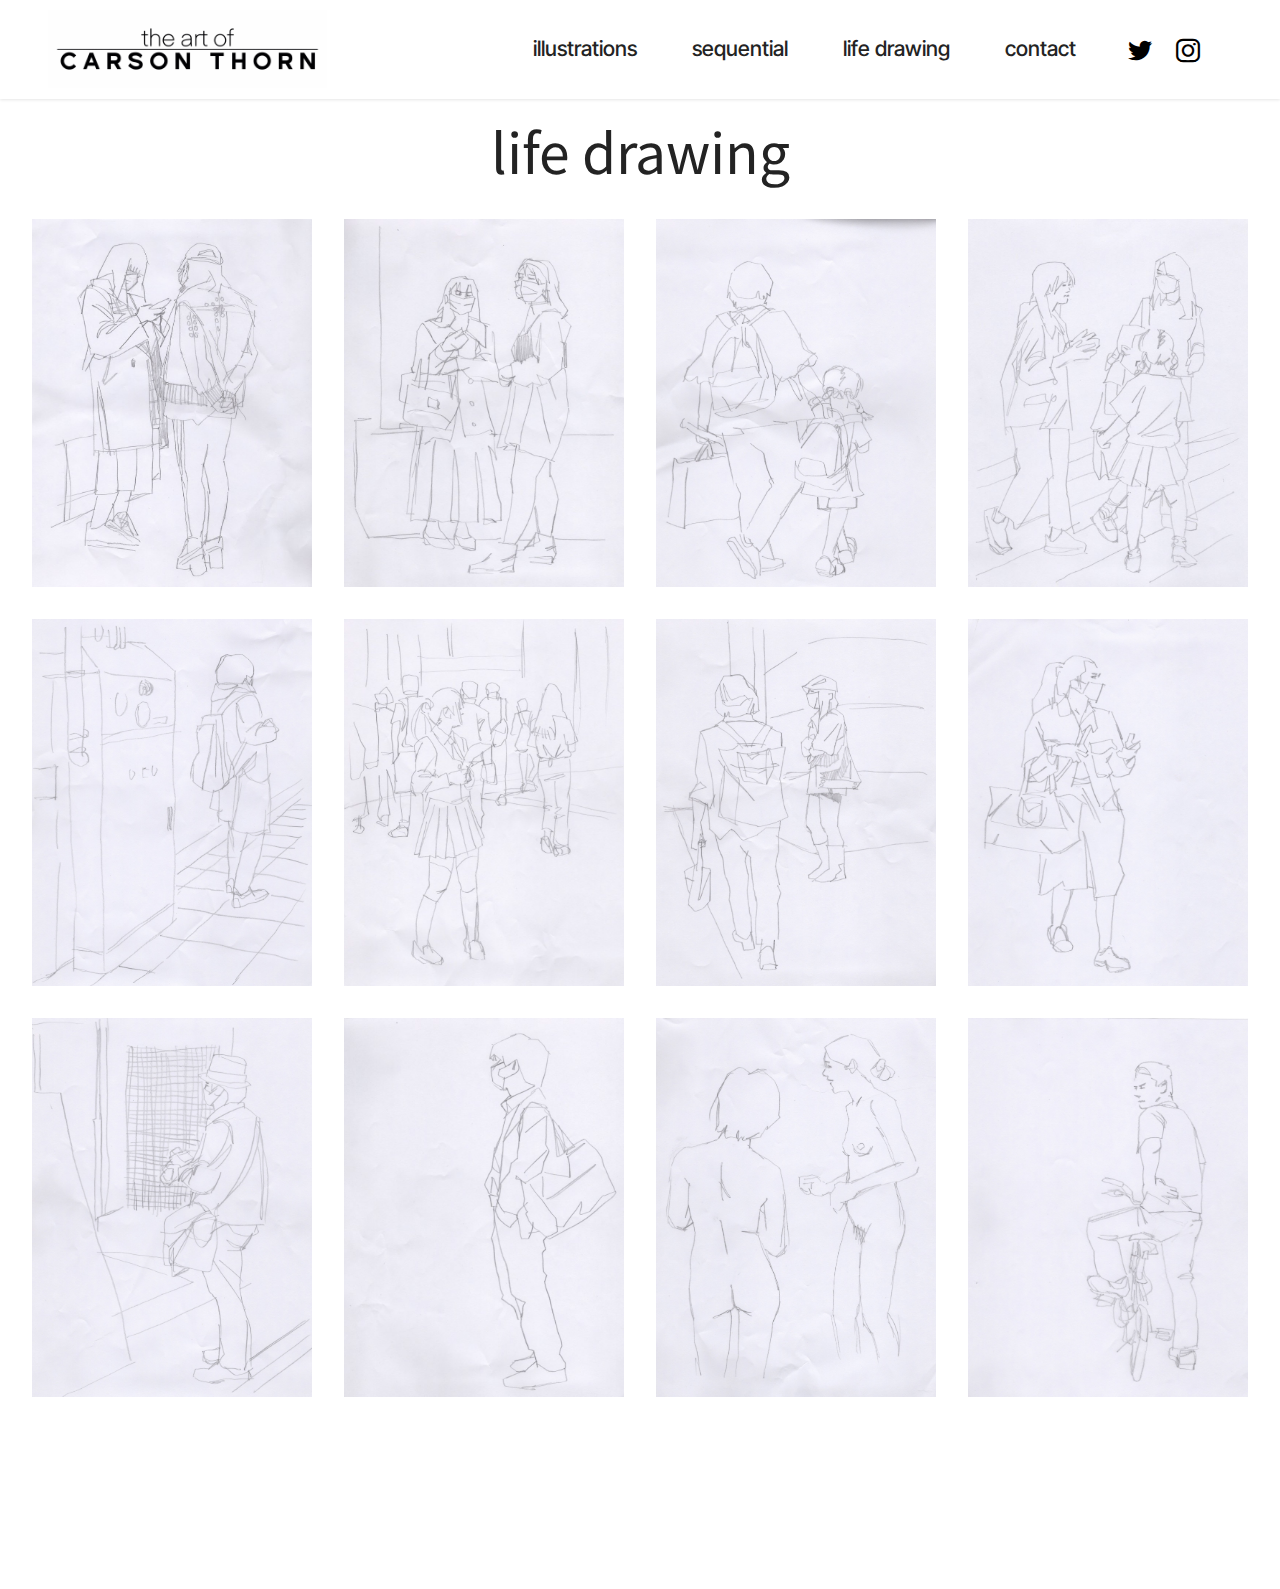
<file: lifedrawing.html>
<!DOCTYPE html>
<html  >
<head>
  
  <meta charset="UTF-8">
  <meta http-equiv="X-UA-Compatible" content="IE=edge">
  <meta name="generator" content="Mobirise v5.9.8, mobirise.com">
  <meta name="viewport" content="width=device-width, initial-scale=1, minimum-scale=1">
  <link rel="shortcut icon" href="assets/images/banner.jpg" type="image/x-icon">
  <meta name="description" content="">
  
  
  <title>life drawing</title>
  <link rel="stylesheet" href="assets/bootstrap/css/bootstrap.min.css">
  <link rel="stylesheet" href="assets/bootstrap/css/bootstrap-grid.min.css">
  <link rel="stylesheet" href="assets/bootstrap/css/bootstrap-reboot.min.css">
  <link rel="stylesheet" href="assets/dropdown/css/style.css">
  <link rel="stylesheet" href="assets/socicon/css/styles.css">
  <link rel="stylesheet" href="assets/theme/css/style.css">
  <link rel="preload" href="https://fonts.googleapis.com/css?family=Inter+Tight:100,200,300,400,500,600,700,800,900,100i,200i,300i,400i,500i,600i,700i,800i,900i&display=swap" as="style" onload="this.onload=null;this.rel='stylesheet'">
  <noscript><link rel="stylesheet" href="https://fonts.googleapis.com/css?family=Inter+Tight:100,200,300,400,500,600,700,800,900,100i,200i,300i,400i,500i,600i,700i,800i,900i&display=swap"></noscript>
  <link rel="preload" href="https://fonts.googleapis.com/css?family=Noto+Sans+JP:100,200,300,400,500,600,700,800,900&display=swap" as="style" onload="this.onload=null;this.rel='stylesheet'">
  <noscript><link rel="stylesheet" href="https://fonts.googleapis.com/css?family=Noto+Sans+JP:100,200,300,400,500,600,700,800,900&display=swap"></noscript>
  <link rel="preload" as="style" href="assets/mobirise/css/mbr-additional.css"><link rel="stylesheet" href="assets/mobirise/css/mbr-additional.css" type="text/css">

  
  
  
</head>
<body>
  
  <section data-bs-version="5.1" class="menu menu2 cid-tYt2uW480J" once="menu" id="menu2-m">
    
    <nav class="navbar navbar-dropdown navbar-expand-lg">
        <div class="container-fluid">
            <div class="navbar-brand">
                <span class="navbar-logo">
                    <a href="index">
                        <img src="assets/images/banner.jpg" alt="Mobirise Website Builder" style="height: 4.9rem;">
                    </a>
                </span>
                
            </div>
            <button class="navbar-toggler" type="button" data-toggle="collapse" data-bs-toggle="collapse" data-target="#navbarSupportedContent" data-bs-target="#navbarSupportedContent" aria-controls="navbarNavAltMarkup" aria-expanded="false" aria-label="Toggle navigation">
                <div class="hamburger">
                    <span></span>
                    <span></span>
                    <span></span>
                    <span></span>
                </div>
            </button>
            <div class="collapse navbar-collapse" id="navbarSupportedContent">
                <ul class="navbar-nav nav-dropdown nav-right" data-app-modern-menu="true"><li class="nav-item"><a class="nav-link link text-black text-primary display-4" href="illustration">illustrations</a></li><li class="nav-item"><a class="nav-link link text-black text-primary display-4" href="sequential">sequential</a></li><li class="nav-item"><a class="nav-link link text-black text-primary display-4" href="lifedrawing">life drawing<br></a>
                    </li><li class="nav-item"><a class="nav-link link text-black text-primary display-4" href="contact">contact</a></li></ul>
                <div class="icons-menu">
                    <a class="iconfont-wrapper" href="https://twitter.com/carsonrthorn" target="_blank">
                        <span class="p-2 mbr-iconfont socicon-twitter socicon"></span>
                    </a>
                    <a class="iconfont-wrapper" href="https://www.instagram.com/carsonrileythorn/" target="_blank">
                        <span class="p-2 mbr-iconfont socicon-instagram socicon"></span>
                    </a>
                    
                    
                </div>
                
            </div>
        </div>
    </nav>
</section>

<section data-bs-version="5.1" class="gallery1 cid-tYt2uWjenU" id="gallery1-n">
    
    
    <div class="container-fluid">
        <div class="mbr-section-head">
            <h4 class="mbr-section-title mbr-fonts-style align-center mb-0 display-2">
                life drawing<br></h4>
            
        </div>
        <div class="row mt-4">
            <div class="item features-image сol-12 col-md-6 col-lg-3 active">
                <div class="item-wrapper">
                    <div class="item-img">
                        <img src="assets/images/f0xcw3qamai-9e7.jpg" alt="Mobirise Website Builder" data-slide-to="0" data-bs-slide-to="0">
                    </div>
                    
                    
                </div>
            </div>
            <div class="item features-image сol-12 col-md-6 col-lg-3">
                <div class="item-wrapper">
                    <div class="item-img">
                        <img src="assets/images/f0xcw3wacaauz58.jpg" alt="Mobirise Website Builder" data-slide-to="1" data-bs-slide-to="1">
                    </div>
                    
                    
                </div>
            </div>
            <div class="item features-image сol-12 col-md-6 col-lg-3">
                <div class="item-wrapper">
                    <div class="item-img">
                        <img src="assets/images/fxpbq7raiaapsro.jpg" alt="Mobirise Website Builder" title="" data-slide-to="2" data-bs-slide-to="2">
                    </div>
                    
                    
                </div>
            </div><div class="item features-image сol-12 col-md-6 col-lg-3">
                <div class="item-wrapper">
                    <div class="item-img">
                        <img src="assets/images/f0xcw3xaaaafnlx.jpg" alt="Mobirise Website Builder" data-slide-to="3" data-bs-slide-to="3">
                    </div>
                    
                    
                </div>
            </div>
            <div class="item features-image сol-12 col-md-6 col-lg-3">
                <div class="item-wrapper">
                    <div class="item-img">
                        <img src="assets/images/fxz7djbaqaauepv.jpg" alt="Mobirise Website Builder" title="" data-slide-to="4" data-bs-slide-to="4">
                    </div>
                    
                    
                </div>
            </div><div class="item features-image сol-12 col-md-6 col-lg-3">
                <div class="item-wrapper">
                    <div class="item-img">
                        <img src="assets/images/f0xcw6fagae7la1.jpg" alt="Mobirise Website Builder" title="" data-slide-to="5" data-bs-slide-to="5">
                    </div>
                    
                    
                </div>
            </div><div class="item features-image сol-12 col-md-6 col-lg-3">
                <div class="item-wrapper">
                    <div class="item-img">
                        <img src="assets/images/fxknzfhaaaevu7-.jpg" alt="Mobirise Website Builder" title="" data-slide-to="6" data-bs-slide-to="6">
                    </div>
                    
                    
                </div>
            </div><div class="item features-image сol-12 col-md-6 col-lg-3">
                <div class="item-wrapper">
                    <div class="item-img">
                        <img src="assets/images/fymbplhayaavmzr.jpg" alt="Mobirise Website Builder" title="" data-slide-to="7" data-bs-slide-to="7">
                    </div>
                    
                    
                </div>
            </div><div class="item features-image сol-12 col-md-6 col-lg-3">
                <div class="item-wrapper">
                    <div class="item-img">
                        <img src="assets/images/fxtju7lamaa-xaz.jpg" alt="Mobirise Website Builder" title="" data-slide-to="8" data-bs-slide-to="8">
                    </div>
                    
                    
                </div>
            </div><div class="item features-image сol-12 col-md-6 col-lg-3">
                <div class="item-wrapper">
                    <div class="item-img">
                        <img src="assets/images/fxkoxkeacaaxmtz.jpg" alt="Mobirise Website Builder" title="" data-slide-to="9" data-bs-slide-to="9">
                    </div>
                    
                    
                </div>
            </div><div class="item features-image сol-12 col-md-6 col-lg-3">
                <div class="item-wrapper">
                    <div class="item-img">
                        <img src="assets/images/fxkoqskauaarkop.jpg" alt="Mobirise Website Builder" title="" data-slide-to="10" data-bs-slide-to="10">
                    </div>
                    
                    
                </div>
            </div><div class="item features-image сol-12 col-md-6 col-lg-3">
                <div class="item-wrapper">
                    <div class="item-img">
                        <img src="assets/images/fymcpmbacaa-vnx.jpg" alt="Mobirise Website Builder" title="" data-slide-to="11" data-bs-slide-to="11">
                    </div>
                    
                    
                </div>
            </div>
        </div>
    </div>
</section><section class="display-7" style="padding: 0;align-items: center;justify-content: center;flex-wrap: wrap;    align-content: center;display: flex;position: relative;height: 4rem;"><a href="https://mobiri.se/2137840" style="flex: 1 1;height: 4rem;position: absolute;width: 100%;z-index: 1;"><img alt="" style="height: 4rem;" src="[data-uri]"></a><p style="margin: 0;text-align: center;" class="display-7">&#8204;</p><a style="z-index:1" href="https://mobirise.com"> </a></section><script src="assets/bootstrap/js/bootstrap.bundle.min.js"></script>  <script src="assets/smoothscroll/smooth-scroll.js"></script>  <script src="assets/ytplayer/index.js"></script>  <script src="assets/dropdown/js/navbar-dropdown.js"></script>  <script src="assets/theme/js/script.js"></script>  
  
  
</body>
</html>
</file>
<file: assets/dropdown/css/style.css>
.navbar-dropdown {
  left: 0;
  padding: 0;
  position: absolute;
  right: 0;
  top: 0;
  transition: all 0.45s ease;
  z-index: 1030;
  background: #282828; }
  .navbar-dropdown .navbar-logo {
    margin-right: 0.8rem;
    transition: margin 0.3s ease-in-out;
    vertical-align: middle; }
    .navbar-dropdown .navbar-logo img {
      height: 3.125rem;
      transition: all 0.3s ease-in-out; }
    .navbar-dropdown .navbar-logo.mbr-iconfont {
      font-size: 3.125rem;
      line-height: 3.125rem; }
  .navbar-dropdown .navbar-caption {
    font-weight: 700;
    white-space: normal;
    vertical-align: -4px;
    line-height: 3.125rem !important; }
    .navbar-dropdown .navbar-caption, .navbar-dropdown .navbar-caption:hover {
      color: inherit;
      text-decoration: none; }
  .navbar-dropdown .mbr-iconfont + .navbar-caption {
    vertical-align: -1px; }
  .navbar-dropdown.navbar-fixed-top {
    position: fixed; }
  .navbar-dropdown .navbar-brand span {
    vertical-align: -4px; }
  .navbar-dropdown.bg-color.transparent {
    background: none; }
  .navbar-dropdown.navbar-short .navbar-brand {
    padding: 0.625rem 0; }
    .navbar-dropdown.navbar-short .navbar-brand span {
      vertical-align: -1px; }
  .navbar-dropdown.navbar-short .navbar-caption {
    line-height: 2.375rem !important;
    vertical-align: -2px; }
  .navbar-dropdown.navbar-short .navbar-logo {
    margin-right: 0.5rem; }
    .navbar-dropdown.navbar-short .navbar-logo img {
      height: 2.375rem; }
    .navbar-dropdown.navbar-short .navbar-logo.mbr-iconfont {
      font-size: 2.375rem;
      line-height: 2.375rem; }
  .navbar-dropdown.navbar-short .mbr-table-cell {
    height: 3.625rem; }
  .navbar-dropdown .navbar-close {
    left: 0.6875rem;
    position: fixed;
    top: 0.75rem;
    z-index: 1000; }
  .navbar-dropdown .hamburger-icon {
    content: "";
    display: inline-block;
    vertical-align: middle;
    width: 16px;
    -webkit-box-shadow: 0 -6px 0 1px #282828,0 0 0 1px #282828,0 6px 0 1px #282828;
    -moz-box-shadow: 0 -6px 0 1px #282828,0 0 0 1px #282828,0 6px 0 1px #282828;
    box-shadow: 0 -6px 0 1px #282828,0 0 0 1px #282828,0 6px 0 1px #282828; }

.dropdown-menu .dropdown-toggle[data-toggle="dropdown-submenu"]::after {
  border-bottom: 0.35em solid transparent;
  border-left: 0.35em solid;
  border-right: 0;
  border-top: 0.35em solid transparent;
  margin-left: 0.3rem; }

.dropdown-menu .dropdown-item:focus {
  outline: 0; }

.nav-dropdown {
  font-size: 0.75rem;
  font-weight: 500;
  height: auto !important; }
  .nav-dropdown .nav-btn {
    padding-left: 1rem; }
  .nav-dropdown .link {
    margin: .667em 1.667em;
    font-weight: 500;
    padding: 0;
    transition: color .2s ease-in-out; }
    .nav-dropdown .link.dropdown-toggle {
      margin-right: 2.583em; }
      .nav-dropdown .link.dropdown-toggle::after {
        margin-left: .25rem;
        border-top: 0.35em solid;
        border-right: 0.35em solid transparent;
        border-left: 0.35em solid transparent;
        border-bottom: 0; }
      .nav-dropdown .link.dropdown-toggle[aria-expanded="true"] {
        margin: 0;
        padding: 0.667em 3.263em  0.667em 1.667em; }
  .nav-dropdown .link::after,
  .nav-dropdown .dropdown-item::after {
    color: inherit; }
  .nav-dropdown .btn {
    font-size: 0.75rem;
    font-weight: 700;
    letter-spacing: 0;
    margin-bottom: 0;
    padding-left: 1.25rem;
    padding-right: 1.25rem; }
  .nav-dropdown .dropdown-menu {
    border-radius: 0;
    border: 0;
    left: 0;
    margin: 0;
    padding-bottom: 1.25rem;
    padding-top: 1.25rem;
    position: relative; }
  .nav-dropdown .dropdown-submenu {
    margin-left: 0.125rem;
    top: 0; }
  .nav-dropdown .dropdown-item {
    font-weight: 500;
    line-height: 2;
    padding: 0.3846em 4.615em 0.3846em 1.5385em;
    position: relative;
    transition: color .2s ease-in-out, background-color .2s ease-in-out; }
    .nav-dropdown .dropdown-item::after {
      margin-top: -0.3077em;
      position: absolute;
      right: 1.1538em;
      top: 50%; }
    .nav-dropdown .dropdown-item:focus, .nav-dropdown .dropdown-item:hover {
      background: none; }

@media (max-width: 767px) {
  .nav-dropdown.navbar-toggleable-sm {
    bottom: 0;
    display: none;
    left: 0;
    overflow-x: hidden;
    position: fixed;
    top: 0;
    transform: translateX(-100%);
    -ms-transform: translateX(-100%);
    -webkit-transform: translateX(-100%);
    width: 18.75rem;
    z-index: 999; } }
.nav-dropdown.navbar-toggleable-xl {
  bottom: 0;
  display: none;
  left: 0;
  overflow-x: hidden;
  position: fixed;
  top: 0;
  transform: translateX(-100%);
  -ms-transform: translateX(-100%);
  -webkit-transform: translateX(-100%);
  width: 18.75rem;
  z-index: 999; }

.nav-dropdown-sm {
  display: block !important;
  overflow-x: hidden;
  overflow: auto;
  padding-top: 3.875rem; }
  .nav-dropdown-sm::after {
    content: "";
    display: block;
    height: 3rem;
    width: 100%; }
  .nav-dropdown-sm.collapse.in ~ .navbar-close {
    display: block !important; }
  .nav-dropdown-sm.collapsing, .nav-dropdown-sm.collapse.in {
    transform: translateX(0);
    -ms-transform: translateX(0);
    -webkit-transform: translateX(0);
    transition: all 0.25s ease-out;
    -webkit-transition: all 0.25s ease-out;
    background: #282828; }
  .nav-dropdown-sm.collapsing[aria-expanded="false"] {
    transform: translateX(-100%);
    -ms-transform: translateX(-100%);
    -webkit-transform: translateX(-100%); }
  .nav-dropdown-sm .nav-item {
    display: block;
    margin-left: 0 !important;
    padding-left: 0; }
  .nav-dropdown-sm .link,
  .nav-dropdown-sm .dropdown-item {
    border-top: 1px dotted rgba(255, 255, 255, 0.1);
    font-size: 0.8125rem;
    line-height: 1.6;
    margin: 0 !important;
    padding: 0.875rem 2.4rem 0.875rem 1.5625rem !important;
    position: relative;
    white-space: normal; }
    .nav-dropdown-sm .link:focus, .nav-dropdown-sm .link:hover,
    .nav-dropdown-sm .dropdown-item:focus,
    .nav-dropdown-sm .dropdown-item:hover {
      background: rgba(0, 0, 0, 0.2) !important;
      color: #c0a375; }
  .nav-dropdown-sm .nav-btn {
    position: relative;
    padding: 1.5625rem 1.5625rem 0 1.5625rem; }
    .nav-dropdown-sm .nav-btn::before {
      border-top: 1px dotted rgba(255, 255, 255, 0.1);
      content: "";
      left: 0;
      position: absolute;
      top: 0;
      width: 100%; }
    .nav-dropdown-sm .nav-btn + .nav-btn {
      padding-top: 0.625rem; }
      .nav-dropdown-sm .nav-btn + .nav-btn::before {
        display: none; }
  .nav-dropdown-sm .btn {
    padding: 0.625rem 0; }
  .nav-dropdown-sm .dropdown-toggle[data-toggle="dropdown-submenu"]::after {
    margin-left: .25rem;
    border-top: 0.35em solid;
    border-right: 0.35em solid transparent;
    border-left: 0.35em solid transparent;
    border-bottom: 0; }
  .nav-dropdown-sm .dropdown-toggle[data-toggle="dropdown-submenu"][aria-expanded="true"]::after {
    border-top: 0;
    border-right: 0.35em solid transparent;
    border-left: 0.35em solid transparent;
    border-bottom: 0.35em solid; }
  .nav-dropdown-sm .dropdown-menu {
    margin: 0;
    padding: 0;
    position: relative;
    top: 0;
    left: 0;
    width: 100%;
    border: 0;
    float: none;
    border-radius: 0;
    background: none; }
  .nav-dropdown-sm .dropdown-submenu {
    left: 100%;
    margin-left: 0.125rem;
    margin-top: -1.25rem;
    top: 0; }

.navbar-toggleable-sm .nav-dropdown .dropdown-menu {
  position: absolute; }

.navbar-toggleable-sm .nav-dropdown .dropdown-submenu {
  left: 100%;
  margin-left: 0.125rem;
  margin-top: -1.25rem;
  top: 0; }

.navbar-toggleable-sm.opened .nav-dropdown .dropdown-menu {
  position: relative; }

.navbar-toggleable-sm.opened .nav-dropdown .dropdown-submenu {
  left: 0;
  margin-left: 00rem;
  margin-top: 0rem;
  top: 0; }

.is-builder .nav-dropdown.collapsing {
  transition: none !important; }
</file>
<file: assets/socicon/css/styles.css>
@charset "UTF-8";

@font-face {
  font-family: 'Socicon';
  src:  url('../fonts/socicon.eot');
  src:  url('../fonts/socicon.eot?#iefix') format('embedded-opentype'),
    url('../fonts/socicon.woff2') format('woff2'),
    url('../fonts/socicon.ttf') format('truetype'),
    url('../fonts/socicon.woff') format('woff'),
    url('../fonts/socicon.svg#socicon') format('svg');
  font-weight: normal;
  font-style: normal;
  font-display: swap;
}

[data-icon]:before {
  font-family: "socicon" !important;
  content: attr(data-icon);
  font-style: normal !important;
  font-weight: normal !important;
  font-variant: normal !important;
  text-transform: none !important;
  speak: none;
  line-height: 1;
  -webkit-font-smoothing: antialiased;
  -moz-osx-font-smoothing: grayscale;
}

[class^="socicon-"], [class*=" socicon-"] {
  /* use !important to prevent issues with browser extensions that change fonts */
  font-family: 'Socicon' !important;
  speak: none;
  font-style: normal;
  font-weight: normal;
  font-variant: normal;
  text-transform: none;
  line-height: 1;

  /* Better Font Rendering =========== */
  -webkit-font-smoothing: antialiased;
  -moz-osx-font-smoothing: grayscale;
}

.socicon-eitaa:before {
  content: "\e97c";
}
.socicon-soroush:before {
  content: "\e97d";
}
.socicon-bale:before {
  content: "\e97e";
}
.socicon-zazzle:before {
  content: "\e97b";
}
.socicon-society6:before {
  content: "\e97a";
}
.socicon-redbubble:before {
  content: "\e979";
}
.socicon-avvo:before {
  content: "\e978";
}
.socicon-stitcher:before {
  content: "\e977";
}
.socicon-googlehangouts:before {
  content: "\e974";
}
.socicon-dlive:before {
  content: "\e975";
}
.socicon-vsco:before {
  content: "\e976";
}
.socicon-flipboard:before {
  content: "\e973";
}
.socicon-ubuntu:before {
  content: "\e958";
}
.socicon-artstation:before {
  content: "\e959";
}
.socicon-invision:before {
  content: "\e95a";
}
.socicon-torial:before {
  content: "\e95b";
}
.socicon-collectorz:before {
  content: "\e95c";
}
.socicon-seenthis:before {
  content: "\e95d";
}
.socicon-googleplaymusic:before {
  content: "\e95e";
}
.socicon-debian:before {
  content: "\e95f";
}
.socicon-filmfreeway:before {
  content: "\e960";
}
.socicon-gnome:before {
  content: "\e961";
}
.socicon-itchio:before {
  content: "\e962";
}
.socicon-jamendo:before {
  content: "\e963";
}
.socicon-mix:before {
  content: "\e964";
}
.socicon-sharepoint:before {
  content: "\e965";
}
.socicon-tinder:before {
  content: "\e966";
}
.socicon-windguru:before {
  content: "\e967";
}
.socicon-cdbaby:before {
  content: "\e968";
}
.socicon-elementaryos:before {
  content: "\e969";
}
.socicon-stage32:before {
  content: "\e96a";
}
.socicon-tiktok:before {
  content: "\e96b";
}
.socicon-gitter:before {
  content: "\e96c";
}
.socicon-letterboxd:before {
  content: "\e96d";
}
.socicon-threema:before {
  content: "\e96e";
}
.socicon-splice:before {
  content: "\e96f";
}
.socicon-metapop:before {
  content: "\e970";
}
.socicon-naver:before {
  content: "\e971";
}
.socicon-remote:before {
  content: "\e972";
}
.socicon-internet:before {
  content: "\e957";
}
.socicon-moddb:before {
  content: "\e94b";
}
.socicon-indiedb:before {
  content: "\e94c";
}
.socicon-traxsource:before {
  content: "\e94d";
}
.socicon-gamefor:before {
  content: "\e94e";
}
.socicon-pixiv:before {
  content: "\e94f";
}
.socicon-myanimelist:before {
  content: "\e950";
}
.socicon-blackberry:before {
  content: "\e951";
}
.socicon-wickr:before {
  content: "\e952";
}
.socicon-spip:before {
  content: "\e953";
}
.socicon-napster:before {
  content: "\e954";
}
.socicon-beatport:before {
  content: "\e955";
}
.socicon-hackerone:before {
  content: "\e956";
}
.socicon-hackernews:before {
  content: "\e946";
}
.socicon-smashwords:before {
  content: "\e947";
}
.socicon-kobo:before {
  content: "\e948";
}
.socicon-bookbub:before {
  content: "\e949";
}
.socicon-mailru:before {
  content: "\e94a";
}
.socicon-gitlab:before {
  content: "\e945";
}
.socicon-instructables:before {
  content: "\e944";
}
.socicon-portfolio:before {
  content: "\e943";
}
.socicon-codered:before {
  content: "\e940";
}
.socicon-origin:before {
  content: "\e941";
}
.socicon-nextdoor:before {
  content: "\e942";
}
.socicon-udemy:before {
  content: "\e93f";
}
.socicon-livemaster:before {
  content: "\e93e";
}
.socicon-crunchbase:before {
  content: "\e93b";
}
.socicon-homefy:before {
  content: "\e93c";
}
.socicon-calendly:before {
  content: "\e93d";
}
.socicon-realtor:before {
  content: "\e90f";
}
.socicon-tidal:before {
  content: "\e910";
}
.socicon-qobuz:before {
  content: "\e911";
}
.socicon-natgeo:before {
  content: "\e912";
}
.socicon-mastodon:before {
  content: "\e913";
}
.socicon-unsplash:before {
  content: "\e914";
}
.socicon-homeadvisor:before {
  content: "\e915";
}
.socicon-angieslist:before {
  content: "\e916";
}
.socicon-codepen:before {
  content: "\e917";
}
.socicon-slack:before {
  content: "\e918";
}
.socicon-openaigym:before {
  content: "\e919";
}
.socicon-logmein:before {
  content: "\e91a";
}
.socicon-fiverr:before {
  content: "\e91b";
}
.socicon-gotomeeting:before {
  content: "\e91c";
}
.socicon-aliexpress:before {
  content: "\e91d";
}
.socicon-guru:before {
  content: "\e91e";
}
.socicon-appstore:before {
  content: "\e91f";
}
.socicon-homes:before {
  content: "\e920";
}
.socicon-zoom:before {
  content: "\e921";
}
.socicon-alibaba:before {
  content: "\e922";
}
.socicon-craigslist:before {
  content: "\e923";
}
.socicon-wix:before {
  content: "\e924";
}
.socicon-redfin:before {
  content: "\e925";
}
.socicon-googlecalendar:before {
  content: "\e926";
}
.socicon-shopify:before {
  content: "\e927";
}
.socicon-freelancer:before {
  content: "\e928";
}
.socicon-seedrs:before {
  content: "\e929";
}
.socicon-bing:before {
  content: "\e92a";
}
.socicon-doodle:before {
  content: "\e92b";
}
.socicon-bonanza:before {
  content: "\e92c";
}
.socicon-squarespace:before {
  content: "\e92d";
}
.socicon-toptal:before {
  content: "\e92e";
}
.socicon-gust:before {
  content: "\e92f";
}
.socicon-ask:before {
  content: "\e930";
}
.socicon-trulia:before {
  content: "\e931";
}
.socicon-loomly:before {
  content: "\e932";
}
.socicon-ghost:before {
  content: "\e933";
}
.socicon-upwork:before {
  content: "\e934";
}
.socicon-fundable:before {
  content: "\e935";
}
.socicon-booking:before {
  content: "\e936";
}
.socicon-googlemaps:before {
  content: "\e937";
}
.socicon-zillow:before {
  content: "\e938";
}
.socicon-niconico:before {
  content: "\e939";
}
.socicon-toneden:before {
  content: "\e93a";
}
.socicon-augment:before {
  content: "\e908";
}
.socicon-bitbucket:before {
  content: "\e909";
}
.socicon-fyuse:before {
  content: "\e90a";
}
.socicon-yt-gaming:before {
  content: "\e90b";
}
.socicon-sketchfab:before {
  content: "\e90c";
}
.socicon-mobcrush:before {
  content: "\e90d";
}
.socicon-microsoft:before {
  content: "\e90e";
}
.socicon-pandora:before {
  content: "\e907";
}
.socicon-messenger:before {
  content: "\e906";
}
.socicon-gamewisp:before {
  content: "\e905";
}
.socicon-bloglovin:before {
  content: "\e904";
}
.socicon-tunein:before {
  content: "\e903";
}
.socicon-gamejolt:before {
  content: "\e901";
}
.socicon-trello:before {
  content: "\e902";
}
.socicon-spreadshirt:before {
  content: "\e900";
}
.socicon-500px:before {
  content: "\e000";
}
.socicon-8tracks:before {
  content: "\e001";
}
.socicon-airbnb:before {
  content: "\e002";
}
.socicon-alliance:before {
  content: "\e003";
}
.socicon-amazon:before {
  content: "\e004";
}
.socicon-amplement:before {
  content: "\e005";
}
.socicon-android:before {
  content: "\e006";
}
.socicon-angellist:before {
  content: "\e007";
}
.socicon-apple:before {
  content: "\e008";
}
.socicon-appnet:before {
  content: "\e009";
}
.socicon-baidu:before {
  content: "\e00a";
}
.socicon-bandcamp:before {
  content: "\e00b";
}
.socicon-battlenet:before {
  content: "\e00c";
}
.socicon-mixer:before {
  content: "\e00d";
}
.socicon-bebee:before {
  content: "\e00e";
}
.socicon-bebo:before {
  content: "\e00f";
}
.socicon-behance:before {
  content: "\e010";
}
.socicon-blizzard:before {
  content: "\e011";
}
.socicon-blogger:before {
  content: "\e012";
}
.socicon-buffer:before {
  content: "\e013";
}
.socicon-chrome:before {
  content: "\e014";
}
.socicon-coderwall:before {
  content: "\e015";
}
.socicon-curse:before {
  content: "\e016";
}
.socicon-dailymotion:before {
  content: "\e017";
}
.socicon-deezer:before {
  content: "\e018";
}
.socicon-delicious:before {
  content: "\e019";
}
.socicon-deviantart:before {
  content: "\e01a";
}
.socicon-diablo:before {
  content: "\e01b";
}
.socicon-digg:before {
  content: "\e01c";
}
.socicon-discord:before {
  content: "\e01d";
}
.socicon-disqus:before {
  content: "\e01e";
}
.socicon-douban:before {
  content: "\e01f";
}
.socicon-draugiem:before {
  content: "\e020";
}
.socicon-dribbble:before {
  content: "\e021";
}
.socicon-drupal:before {
  content: "\e022";
}
.socicon-ebay:before {
  content: "\e023";
}
.socicon-ello:before {
  content: "\e024";
}
.socicon-endomodo:before {
  content: "\e025";
}
.socicon-envato:before {
  content: "\e026";
}
.socicon-etsy:before {
  content: "\e027";
}
.socicon-facebook:before {
  content: "\e028";
}
.socicon-feedburner:before {
  content: "\e029";
}
.socicon-filmweb:before {
  content: "\e02a";
}
.socicon-firefox:before {
  content: "\e02b";
}
.socicon-flattr:before {
  content: "\e02c";
}
.socicon-flickr:before {
  content: "\e02d";
}
.socicon-formulr:before {
  content: "\e02e";
}
.socicon-forrst:before {
  content: "\e02f";
}
.socicon-foursquare:before {
  content: "\e030";
}
.socicon-friendfeed:before {
  content: "\e031";
}
.socicon-github:before {
  content: "\e032";
}
.socicon-goodreads:before {
  content: "\e033";
}
.socicon-google:before {
  content: "\e034";
}
.socicon-googlescholar:before {
  content: "\e035";
}
.socicon-googlegroups:before {
  content: "\e036";
}
.socicon-googlephotos:before {
  content: "\e037";
}
.socicon-googleplus:before {
  content: "\e038";
}
.socicon-grooveshark:before {
  content: "\e039";
}
.socicon-hackerrank:before {
  content: "\e03a";
}
.socicon-hearthstone:before {
  content: "\e03b";
}
.socicon-hellocoton:before {
  content: "\e03c";
}
.socicon-heroes:before {
  content: "\e03d";
}
.socicon-smashcast:before {
  content: "\e03e";
}
.socicon-horde:before {
  content: "\e03f";
}
.socicon-houzz:before {
  content: "\e040";
}
.socicon-icq:before {
  content: "\e041";
}
.socicon-identica:before {
  content: "\e042";
}
.socicon-imdb:before {
  content: "\e043";
}
.socicon-instagram:before {
  content: "\e044";
}
.socicon-issuu:before {
  content: "\e045";
}
.socicon-istock:before {
  content: "\e046";
}
.socicon-itunes:before {
  content: "\e047";
}
.socicon-keybase:before {
  content: "\e048";
}
.socicon-lanyrd:before {
  content: "\e049";
}
.socicon-lastfm:before {
  content: "\e04a";
}
.socicon-line:before {
  content: "\e04b";
}
.socicon-linkedin:before {
  content: "\e04c";
}
.socicon-livejournal:before {
  content: "\e04d";
}
.socicon-lyft:before {
  content: "\e04e";
}
.socicon-macos:before {
  content: "\e04f";
}
.socicon-mail:before {
  content: "\e050";
}
.socicon-medium:before {
  content: "\e051";
}
.socicon-meetup:before {
  content: "\e052";
}
.socicon-mixcloud:before {
  content: "\e053";
}
.socicon-modelmayhem:before {
  content: "\e054";
}
.socicon-mumble:before {
  content: "\e055";
}
.socicon-myspace:before {
  content: "\e056";
}
.socicon-newsvine:before {
  content: "\e057";
}
.socicon-nintendo:before {
  content: "\e058";
}
.socicon-npm:before {
  content: "\e059";
}
.socicon-odnoklassniki:before {
  content: "\e05a";
}
.socicon-openid:before {
  content: "\e05b";
}
.socicon-opera:before {
  content: "\e05c";
}
.socicon-outlook:before {
  content: "\e05d";
}
.socicon-overwatch:before {
  content: "\e05e";
}
.socicon-patreon:before {
  content: "\e05f";
}
.socicon-paypal:before {
  content: "\e060";
}
.socicon-periscope:before {
  content: "\e061";
}
.socicon-persona:before {
  content: "\e062";
}
.socicon-pinterest:before {
  content: "\e063";
}
.socicon-play:before {
  content: "\e064";
}
.socicon-player:before {
  content: "\e065";
}
.socicon-playstation:before {
  content: "\e066";
}
.socicon-pocket:before {
  content: "\e067";
}
.socicon-qq:before {
  content: "\e068";
}
.socicon-quora:before {
  content: "\e069";
}
.socicon-raidcall:before {
  content: "\e06a";
}
.socicon-ravelry:before {
  content: "\e06b";
}
.socicon-reddit:before {
  content: "\e06c";
}
.socicon-renren:before {
  content: "\e06d";
}
.socicon-researchgate:before {
  content: "\e06e";
}
.socicon-residentadvisor:before {
  content: "\e06f";
}
.socicon-reverbnation:before {
  content: "\e070";
}
.socicon-rss:before {
  content: "\e071";
}
.socicon-sharethis:before {
  content: "\e072";
}
.socicon-skype:before {
  content: "\e073";
}
.socicon-slideshare:before {
  content: "\e074";
}
.socicon-smugmug:before {
  content: "\e075";
}
.socicon-snapchat:before {
  content: "\e076";
}
.socicon-songkick:before {
  content: "\e077";
}
.socicon-soundcloud:before {
  content: "\e078";
}
.socicon-spotify:before {
  content: "\e079";
}
.socicon-stackexchange:before {
  content: "\e07a";
}
.socicon-stackoverflow:before {
  content: "\e07b";
}
.socicon-starcraft:before {
  content: "\e07c";
}
.socicon-stayfriends:before {
  content: "\e07d";
}
.socicon-steam:before {
  content: "\e07e";
}
.socicon-storehouse:before {
  content: "\e07f";
}
.socicon-strava:before {
  content: "\e080";
}
.socicon-streamjar:before {
  content: "\e081";
}
.socicon-stumbleupon:before {
  content: "\e082";
}
.socicon-swarm:before {
  content: "\e083";
}
.socicon-teamspeak:before {
  content: "\e084";
}
.socicon-teamviewer:before {
  content: "\e085";
}
.socicon-technorati:before {
  content: "\e086";
}
.socicon-telegram:before {
  content: "\e087";
}
.socicon-tripadvisor:before {
  content: "\e088";
}
.socicon-tripit:before {
  content: "\e089";
}
.socicon-triplej:before {
  content: "\e08a";
}
.socicon-tumblr:before {
  content: "\e08b";
}
.socicon-twitch:before {
  content: "\e08c";
}
.socicon-twitter:before {
  content: "\e08d";
}
.socicon-uber:before {
  content: "\e08e";
}
.socicon-ventrilo:before {
  content: "\e08f";
}
.socicon-viadeo:before {
  content: "\e090";
}
.socicon-viber:before {
  content: "\e091";
}
.socicon-viewbug:before {
  content: "\e092";
}
.socicon-vimeo:before {
  content: "\e093";
}
.socicon-vine:before {
  content: "\e094";
}
.socicon-vkontakte:before {
  content: "\e095";
}
.socicon-warcraft:before {
  content: "\e096";
}
.socicon-wechat:before {
  content: "\e097";
}
.socicon-weibo:before {
  content: "\e098";
}
.socicon-whatsapp:before {
  content: "\e099";
}
.socicon-wikipedia:before {
  content: "\e09a";
}
.socicon-windows:before {
  content: "\e09b";
}
.socicon-wordpress:before {
  content: "\e09c";
}
.socicon-wykop:before {
  content: "\e09d";
}
.socicon-xbox:before {
  content: "\e09e";
}
.socicon-xing:before {
  content: "\e09f";
}
.socicon-yahoo:before {
  content: "\e0a0";
}
.socicon-yammer:before {
  content: "\e0a1";
}
.socicon-yandex:before {
  content: "\e0a2";
}
.socicon-yelp:before {
  content: "\e0a3";
}
.socicon-younow:before {
  content: "\e0a4";
}
.socicon-youtube:before {
  content: "\e0a5";
}
.socicon-zapier:before {
  content: "\e0a6";
}
.socicon-zerply:before {
  content: "\e0a7";
}
.socicon-zomato:before {
  content: "\e0a8";
}
.socicon-zynga:before {
  content: "\e0a9";
}
</file>
<file: assets/theme/css/style.css>
@charset "UTF-8";
section {
  background-color: #ffffff;
}

body {
  font-style: normal;
  line-height: 1.5;
  font-weight: 400;
  color: #232323;
  position: relative;
}

button {
  background-color: transparent;
  border-color: transparent;
}

.embla__button,
.carousel-control {
  background-color: #edefea !important;
  opacity: 0.8 !important;
  color: #464845 !important;
  border-color: #edefea !important;
}

.carousel .close,
.modalWindow .close {
  background-color: #edefea !important;
  color: #464845 !important;
  border-color: #edefea !important;
  opacity: 0.8 !important;
}

.carousel .close:hover,
.modalWindow .close:hover {
  opacity: 1 !important;
}

.carousel-indicators li {
  background-color: #edefea !important;
  border: 2px solid #464845 !important;
}

.carousel-indicators li:hover,
.carousel-indicators li:active {
  opacity: 0.8 !important;
}

.embla__button:hover,
.carousel-control:hover {
  background-color: #edefea !important;
  opacity: 1 !important;
}

.modalWindow-video-container {
  height: 80%;
}

section,
.container,
.container-fluid {
  position: relative;
  word-wrap: break-word;
}

a.mbr-iconfont:hover {
  text-decoration: none;
}

.article .lead p,
.article .lead ul,
.article .lead ol,
.article .lead pre,
.article .lead blockquote {
  margin-bottom: 0;
}

a {
  font-style: normal;
  font-weight: 400;
  cursor: pointer;
}
a, a:hover {
  text-decoration: none;
}

.mbr-section-title {
  font-style: normal;
  line-height: 1.3;
}

.mbr-section-subtitle {
  line-height: 1.3;
}

.mbr-text {
  font-style: normal;
  line-height: 1.7;
}

h1,
h2,
h3,
h4,
h5,
h6,
.display-1,
.display-2,
.display-4,
.display-5,
.display-7,
span,
p,
a {
  line-height: 1;
  word-break: break-word;
  word-wrap: break-word;
  font-weight: 400;
}

b,
strong {
  font-weight: bold;
}

input:-webkit-autofill, input:-webkit-autofill:hover, input:-webkit-autofill:focus, input:-webkit-autofill:active {
  transition-delay: 9999s;
  -webkit-transition-property: background-color, color;
  transition-property: background-color, color;
}

textarea[type=hidden] {
  display: none;
}

section {
  background-position: 50% 50%;
  background-repeat: no-repeat;
  background-size: cover;
}
section .mbr-background-video,
section .mbr-background-video-preview {
  position: absolute;
  bottom: 0;
  left: 0;
  right: 0;
  top: 0;
}

.hidden {
  visibility: hidden;
}

.mbr-z-index20 {
  z-index: 20;
}

/*! Base colors */
.mbr-white {
  color: #ffffff;
}

.mbr-black {
  color: #111111;
}

.mbr-bg-white {
  background-color: #ffffff;
}

.mbr-bg-black {
  background-color: #000000;
}

/*! Text-aligns */
.align-left {
  text-align: left;
}

.align-center {
  text-align: center;
}

.align-right {
  text-align: right;
}

/*! Font-weight  */
.mbr-light {
  font-weight: 300;
}

.mbr-regular {
  font-weight: 400;
}

.mbr-semibold {
  font-weight: 500;
}

.mbr-bold {
  font-weight: 700;
}

/*! Media  */
.media-content {
  flex-basis: 100%;
}

.media-container-row {
  display: flex;
  flex-direction: row;
  flex-wrap: wrap;
  justify-content: center;
  align-content: center;
  align-items: start;
}
.media-container-row .media-size-item {
  width: 400px;
}

.media-container-column {
  display: flex;
  flex-direction: column;
  flex-wrap: wrap;
  justify-content: center;
  align-content: center;
  align-items: stretch;
}
.media-container-column > * {
  width: 100%;
}

@media (min-width: 992px) {
  .media-container-row {
    flex-wrap: nowrap;
  }
}
figure {
  margin-bottom: 0;
  overflow: hidden;
}

figure[mbr-media-size] {
  transition: width 0.1s;
}

img,
iframe {
  display: block;
  width: 100%;
}

.card {
  background-color: transparent;
  border: none;
}

.card-box {
  width: 100%;
}

.card-img {
  text-align: center;
  flex-shrink: 0;
  -webkit-flex-shrink: 0;
}

.media {
  max-width: 100%;
  margin: 0 auto;
}

.mbr-figure {
  align-self: center;
}

.media-container > div {
  max-width: 100%;
}

.mbr-figure img,
.card-img img {
  width: 100%;
}

@media (max-width: 991px) {
  .media-size-item {
    width: auto !important;
  }
  .media {
    width: auto;
  }
  .mbr-figure {
    width: 100% !important;
  }
}
/*! Buttons */
.mbr-section-btn {
  margin-left: -0.6rem;
  margin-right: -0.6rem;
  font-size: 0;
}

.btn {
  font-weight: 600;
  border-width: 1px;
  font-style: normal;
  margin: 0.6rem 0.6rem;
  white-space: normal;
  transition: all 0.2s ease-in-out;
  display: inline-flex;
  align-items: center;
  justify-content: center;
  word-break: break-word;
}

.btn-sm {
  font-weight: 600;
  letter-spacing: 0px;
  transition: all 0.3s ease-in-out;
}

.btn-md {
  font-weight: 600;
  letter-spacing: 0px;
  transition: all 0.3s ease-in-out;
}

.btn-lg {
  font-weight: 600;
  letter-spacing: 0px;
  transition: all 0.3s ease-in-out;
}

.btn-form {
  margin: 0;
}
.btn-form:hover {
  cursor: pointer;
}

nav .mbr-section-btn {
  margin-left: 0rem;
  margin-right: 0rem;
}

/*! Btn icon margin */
.btn .mbr-iconfont,
.btn.btn-sm .mbr-iconfont {
  order: 1;
  cursor: pointer;
  margin-left: 0.5rem;
  vertical-align: sub;
}

.btn.btn-md .mbr-iconfont,
.btn.btn-md .mbr-iconfont {
  margin-left: 0.8rem;
}

.mbr-regular {
  font-weight: 400;
}

.mbr-semibold {
  font-weight: 500;
}

.mbr-bold {
  font-weight: 700;
}

[type=submit] {
  -webkit-appearance: none;
}

/*! Full-screen */
.mbr-fullscreen .mbr-overlay {
  min-height: 100vh;
}

.mbr-fullscreen {
  display: flex;
  display: -moz-flex;
  display: -ms-flex;
  display: -o-flex;
  align-items: center;
  min-height: 100vh;
  padding-top: 3rem;
  padding-bottom: 3rem;
}

/*! Map */
.map {
  height: 25rem;
  position: relative;
}
.map iframe {
  width: 100%;
  height: 100%;
}

/*! Scroll to top arrow */
.mbr-arrow-up {
  bottom: 25px;
  right: 90px;
  position: fixed;
  text-align: right;
  z-index: 5000;
  color: #ffffff;
  font-size: 22px;
}

.mbr-arrow-up a {
  background: rgba(0, 0, 0, 0.2);
  border-radius: 50%;
  color: #fff;
  display: inline-block;
  height: 60px;
  width: 60px;
  border: 2px solid #fff;
  outline-style: none !important;
  position: relative;
  text-decoration: none;
  transition: all 0.3s ease-in-out;
  cursor: pointer;
  text-align: center;
}
.mbr-arrow-up a:hover {
  background-color: rgba(0, 0, 0, 0.4);
}
.mbr-arrow-up a i {
  line-height: 60px;
}

.mbr-arrow-up-icon {
  display: block;
  color: #fff;
}

.mbr-arrow-up-icon::before {
  content: "›";
  display: inline-block;
  font-family: serif;
  font-size: 22px;
  line-height: 1;
  font-style: normal;
  position: relative;
  top: 6px;
  left: -4px;
  transform: rotate(-90deg);
}

/*! Arrow Down */
.mbr-arrow {
  position: absolute;
  bottom: 45px;
  left: 50%;
  width: 60px;
  height: 60px;
  cursor: pointer;
  background-color: rgba(80, 80, 80, 0.5);
  border-radius: 50%;
  transform: translateX(-50%);
}
@media (max-width: 767px) {
  .mbr-arrow {
    display: none;
  }
}
.mbr-arrow > a {
  display: inline-block;
  text-decoration: none;
  outline-style: none;
  animation: arrowdown 1.7s ease-in-out infinite;
  color: #ffffff;
}
.mbr-arrow > a > i {
  position: absolute;
  top: -2px;
  left: 15px;
  font-size: 2rem;
}

#scrollToTop a i::before {
  content: "";
  position: absolute;
  display: block;
  border-bottom: 2.5px solid #fff;
  border-left: 2.5px solid #fff;
  width: 27.8%;
  height: 27.8%;
  left: 50%;
  top: 51%;
  transform: translateY(-30%) translateX(-50%) rotate(135deg);
}

@keyframes arrowdown {
  0% {
    transform: translateY(0px);
  }
  50% {
    transform: translateY(-5px);
  }
  100% {
    transform: translateY(0px);
  }
}
@media (max-width: 500px) {
  .mbr-arrow-up {
    left: 0;
    right: 0;
    text-align: center;
  }
}
/*Gradients animation*/
@keyframes gradient-animation {
  from {
    background-position: 0% 100%;
    animation-timing-function: ease-in-out;
  }
  to {
    background-position: 100% 0%;
    animation-timing-function: ease-in-out;
  }
}
.bg-gradient {
  background-size: 200% 200%;
  animation: gradient-animation 5s infinite alternate;
  -webkit-animation: gradient-animation 5s infinite alternate;
}

.menu .navbar-brand {
  display: -webkit-flex;
}
.menu .navbar-brand span {
  display: flex;
  display: -webkit-flex;
}
.menu .navbar-brand .navbar-caption-wrap {
  display: -webkit-flex;
}
.menu .navbar-brand .navbar-logo img {
  display: -webkit-flex;
  width: auto;
}
@media (min-width: 768px) and (max-width: 991px) {
  .menu .navbar-toggleable-sm .navbar-nav {
    display: -ms-flexbox;
  }
}
@media (max-width: 991px) {
  .menu .navbar-collapse {
    max-height: 93.5vh;
  }
  .menu .navbar-collapse.show {
    overflow: auto;
  }
}
@media (min-width: 992px) {
  .menu .navbar-nav.nav-dropdown {
    display: -webkit-flex;
  }
  .menu .navbar-toggleable-sm .navbar-collapse {
    display: -webkit-flex !important;
  }
  .menu .collapsed .navbar-collapse {
    max-height: 93.5vh;
  }
  .menu .collapsed .navbar-collapse.show {
    overflow: auto;
  }
}
@media (max-width: 767px) {
  .menu .navbar-collapse {
    max-height: 80vh;
  }
}

.nav-link .mbr-iconfont {
  margin-right: 0.5rem;
}

.navbar {
  display: -webkit-flex;
  -webkit-flex-wrap: wrap;
  -webkit-align-items: center;
  -webkit-justify-content: space-between;
}

.navbar-collapse {
  -webkit-flex-basis: 100%;
  -webkit-flex-grow: 1;
  -webkit-align-items: center;
}

.nav-dropdown .link {
  padding: 0.667em 1.667em !important;
  margin: 0 !important;
}

.nav {
  display: -webkit-flex;
  -webkit-flex-wrap: wrap;
}

.row {
  display: -webkit-flex;
  -webkit-flex-wrap: wrap;
}

.justify-content-center {
  -webkit-justify-content: center;
}

.form-inline {
  display: -webkit-flex;
}

.card-wrapper {
  -webkit-flex: 1;
}

.carousel-control {
  z-index: 10;
  display: -webkit-flex;
}

.carousel-controls {
  display: -webkit-flex;
}

.media {
  display: -webkit-flex;
}

.form-group:focus {
  outline: none;
}

.jq-selectbox__select {
  padding: 7px 0;
  position: relative;
}

.jq-selectbox__dropdown {
  overflow: hidden;
  border-radius: 10px;
  position: absolute;
  top: 100%;
  left: 0 !important;
  width: 100% !important;
}

.jq-selectbox__trigger-arrow {
  right: 0;
  transform: translateY(-50%);
}

.jq-selectbox li {
  padding: 1.07em 0.5em;
}

input[type=range] {
  padding-left: 0 !important;
  padding-right: 0 !important;
}

.modal-dialog,
.modal-content {
  height: 100%;
}

.modal-dialog .carousel-inner {
  height: calc(100vh - 1.75rem);
}
@media (max-width: 575px) {
  .modal-dialog .carousel-inner {
    height: calc(100vh - 1rem);
  }
}

.carousel-item {
  text-align: center;
}

.carousel-item img {
  margin: auto;
}

.navbar-toggler {
  align-self: flex-start;
  padding: 0.25rem 0.75rem;
  font-size: 1.25rem;
  line-height: 1;
  background: transparent;
  border: 1px solid transparent;
  border-radius: 0.25rem;
}

.navbar-toggler:focus,
.navbar-toggler:hover {
  text-decoration: none;
  box-shadow: none;
}

.navbar-toggler-icon {
  display: inline-block;
  width: 1.5em;
  height: 1.5em;
  vertical-align: middle;
  content: "";
  background: no-repeat center center;
  background-size: 100% 100%;
}

.navbar-toggler-left {
  position: absolute;
  left: 1rem;
}

.navbar-toggler-right {
  position: absolute;
  right: 1rem;
}

.card-img {
  width: auto;
}

.menu .navbar.collapsed:not(.beta-menu) {
  flex-direction: column;
}

.carousel-item.active,
.carousel-item-next,
.carousel-item-prev {
  display: flex;
}

.note-air-layout .dropup .dropdown-menu,
.note-air-layout .navbar-fixed-bottom .dropdown .dropdown-menu {
  bottom: initial !important;
}

html,
body {
  height: auto;
  min-height: 100vh;
}

.dropup .dropdown-toggle::after {
  display: none;
}

.form-asterisk {
  font-family: initial;
  position: absolute;
  top: -2px;
  font-weight: normal;
}

.form-control-label {
  position: relative;
  cursor: pointer;
  margin-bottom: 0.357em;
  padding: 0;
}

.alert {
  color: #ffffff;
  border-radius: 0;
  border: 0;
  font-size: 1.1rem;
  line-height: 1.5;
  margin-bottom: 1.875rem;
  padding: 1.25rem;
  position: relative;
  text-align: center;
}
.alert.alert-form::after {
  background-color: inherit;
  bottom: -7px;
  content: "";
  display: block;
  height: 14px;
  left: 50%;
  margin-left: -7px;
  position: absolute;
  transform: rotate(45deg);
  width: 14px;
}

.form-control {
  background-color: #ffffff;
  background-clip: border-box;
  color: #232323;
  line-height: 1rem !important;
  height: auto;
  padding: 1.2rem 2rem;
  transition: border-color 0.25s ease 0s;
  border: 1px solid transparent !important;
  border-radius: 4px;
  box-shadow: rgba(0, 0, 0, 0.07) 0px 1px 1px 0px, rgba(0, 0, 0, 0.07) 0px 1px 3px 0px, rgba(0, 0, 0, 0.03) 0px 0px 0px 1px;
}
.form-active .form-control:invalid {
  border-color: red;
}

.row > * {
  padding-right: 1rem;
  padding-left: 1rem;
}

form .row {
  margin-left: -0.6rem;
  margin-right: -0.6rem;
}
form .row [class*=col] {
  padding-left: 0.6rem;
  padding-right: 0.6rem;
}

form .mbr-section-btn {
  padding-left: 0.6rem;
  padding-right: 0.6rem;
}

form .form-check-input {
  margin-top: 0.5;
}

textarea.form-control {
  line-height: 1.5rem !important;
}

.form-group {
  margin-bottom: 1.2rem;
}

.form-control,
form .btn {
  min-height: 48px;
}

.gdpr-block label span.textGDPR input[name=gdpr] {
  top: 7px;
}

.form-control:focus {
  box-shadow: none;
}

:focus {
  outline: none;
}

.mbr-overlay {
  background-color: #000;
  bottom: 0;
  left: 0;
  opacity: 0.5;
  position: absolute;
  right: 0;
  top: 0;
  z-index: 0;
  pointer-events: none;
}

blockquote {
  font-style: italic;
  padding: 3rem;
  font-size: 1.09rem;
  position: relative;
  border-left: 3px solid;
}

ul,
ol,
pre,
blockquote {
  margin-bottom: 2.3125rem;
}

.mt-4 {
  margin-top: 2rem !important;
}

.mb-4 {
  margin-bottom: 2rem !important;
}

.container,
.container-fluid {
  padding-left: 16px;
  padding-right: 16px;
}

.row {
  margin-left: -16px;
  margin-right: -16px;
}
.row > [class*=col] {
  padding-left: 16px;
  padding-right: 16px;
}

@media (min-width: 992px) {
  .container-fluid {
    padding-left: 32px;
    padding-right: 32px;
  }
}
@media (max-width: 991px) {
  .mbr-container {
    padding-left: 16px;
    padding-right: 16px;
  }
}
.app-video-wrapper > img {
  opacity: 1;
}

.app-video-wrapper {
  background: transparent;
}

.item {
  position: relative;
}

.dropdown-menu .dropdown-menu {
  left: 100%;
}

.dropdown-item + .dropdown-menu {
  display: none;
}

.dropdown-item:hover + .dropdown-menu,
.dropdown-menu:hover {
  display: block;
}

@media (min-aspect-ratio: 16/9) {
  .mbr-video-foreground {
    height: 300% !important;
    top: -100% !important;
  }
}
@media (max-aspect-ratio: 16/9) {
  .mbr-video-foreground {
    width: 300% !important;
    left: -100% !important;
  }
}.engine {
	position: absolute;
	text-indent: -2400px;
	text-align: center;
	padding: 0;
	top: 0;
	left: -2400px;
}
</file>
<file: assets/mobirise/css/mbr-additional.css>
.btn {
  border-width: 2px;
}
img,
.card-wrap,
.card-wrapper,
.video-wrapper,
.mbr-figure iframe,
.google-map iframe,
.slide-content,
.plan,
.card,
.item-wrapper {
  border-radius: 0 !important;
}
.video-wrapper {
  overflow: hidden;
}
body {
  font-family: Inter Tight;
}
.display-1 {
  font-family: 'Inter Tight', sans-serif;
  font-size: 5rem;
  line-height: 1;
}
.display-1 > .mbr-iconfont {
  font-size: 6.25rem;
}
.display-2 {
  font-family: 'Noto Sans JP', sans-serif;
  font-size: 4rem;
  line-height: 1;
}
.display-2 > .mbr-iconfont {
  font-size: 5rem;
}
.display-4 {
  font-family: 'Inter Tight', sans-serif;
  font-size: 1.4rem;
  line-height: 1.5;
}
.display-4 > .mbr-iconfont {
  font-size: 1.75rem;
}
.display-5 {
  font-family: 'Inter Tight', sans-serif;
  font-size: 2rem;
  line-height: 1.5;
}
.display-5 > .mbr-iconfont {
  font-size: 2.5rem;
}
.display-7 {
  font-family: 'Inter Tight', sans-serif;
  font-size: 1.4rem;
  line-height: 1.3;
}
.display-7 > .mbr-iconfont {
  font-size: 1.75rem;
}
/* ---- Fluid typography for mobile devices ---- */
/* 1.4 - font scale ratio ( bootstrap == 1.42857 ) */
/* 100vw - current viewport width */
/* (48 - 20)  48 == 48rem == 768px, 20 == 20rem == 320px(minimal supported viewport) */
/* 0.65 - min scale variable, may vary */
@media (max-width: 992px) {
  .display-1 {
    font-size: 4rem;
  }
}
@media (max-width: 768px) {
  .display-1 {
    font-size: 3.5rem;
    font-size: calc( 2.4rem + (5 - 2.4) * ((100vw - 20rem) / (48 - 20)));
    line-height: calc( 1.1 * (2.4rem + (5 - 2.4) * ((100vw - 20rem) / (48 - 20))));
  }
  .display-2 {
    font-size: 3.2rem;
    font-size: calc( 2.05rem + (4 - 2.05) * ((100vw - 20rem) / (48 - 20)));
    line-height: calc( 1.3 * (2.05rem + (4 - 2.05) * ((100vw - 20rem) / (48 - 20))));
  }
  .display-4 {
    font-size: 1.12rem;
    font-size: calc( 1.14rem + (1.4 - 1.14) * ((100vw - 20rem) / (48 - 20)));
    line-height: calc( 1.4 * (1.14rem + (1.4 - 1.14) * ((100vw - 20rem) / (48 - 20))));
  }
  .display-5 {
    font-size: 1.6rem;
    font-size: calc( 1.35rem + (2 - 1.35) * ((100vw - 20rem) / (48 - 20)));
    line-height: calc( 1.4 * (1.35rem + (2 - 1.35) * ((100vw - 20rem) / (48 - 20))));
  }
  .display-7 {
    font-size: 1.12rem;
    font-size: calc( 1.14rem + (1.4 - 1.14) * ((100vw - 20rem) / (48 - 20)));
    line-height: calc( 1.4 * (1.14rem + (1.4 - 1.14) * ((100vw - 20rem) / (48 - 20))));
  }
}
@media (min-width: 992px) and (max-width: 1400px) {
  .display-1 {
    font-size: 3.5rem;
    font-size: calc( 2.4rem + (5 - 2.4) * ((100vw - 62rem) / (87 - 62)));
    line-height: calc( 1.1 * (2.4rem + (5 - 2.4) * ((100vw - 62rem) / (87 - 62))));
  }
  .display-2 {
    font-size: 3.2rem;
    font-size: calc( 2.05rem + (4 - 2.05) * ((100vw - 62rem) / (87 - 62)));
    line-height: calc( 1.3 * (2.05rem + (4 - 2.05) * ((100vw - 62rem) / (87 - 62))));
  }
  .display-4 {
    font-size: 1.12rem;
    font-size: calc( 1.14rem + (1.4 - 1.14) * ((100vw - 62rem) / (87 - 62)));
    line-height: calc( 1.4 * (1.14rem + (1.4 - 1.14) * ((100vw - 62rem) / (87 - 62))));
  }
  .display-5 {
    font-size: 1.6rem;
    font-size: calc( 1.35rem + (2 - 1.35) * ((100vw - 62rem) / (87 - 62)));
    line-height: calc( 1.4 * (1.35rem + (2 - 1.35) * ((100vw - 62rem) / (87 - 62))));
  }
  .display-7 {
    font-size: 1.12rem;
    font-size: calc( 1.14rem + (1.4 - 1.14) * ((100vw - 62rem) / (87 - 62)));
    line-height: calc( 1.4 * (1.14rem + (1.4 - 1.14) * ((100vw - 62rem) / (87 - 62))));
  }
}
/* Buttons */
.btn {
  padding: 1.25rem 2rem;
  border-radius: 4px;
  padding: 0.75rem 1.5rem;
}
.btn-sm {
  padding: 0.6rem 1.2rem;
  border-radius: 4px;
}
.btn-md {
  padding: 0.6rem 1.2rem;
  border-radius: 4px;
}
.btn-lg {
  padding: 1.25rem 2rem;
  border-radius: 4px;
}
.bg-primary {
  background-color: #9fe870 !important;
}
.bg-success {
  background-color: #3a341c !important;
}
.bg-info {
  background-color: #320707 !important;
}
.bg-warning {
  background-color: #30c6e2 !important;
}
.bg-danger {
  background-color: #ffea64 !important;
}
.btn-primary,
.btn-primary:active {
  background-color: #9fe870 !important;
  border-color: #9fe870 !important;
  color: #264d0c !important;
  box-shadow: none;
}
.btn-primary:hover,
.btn-primary:focus,
.btn-primary.focus,
.btn-primary.active {
  color: inherit;
  background-color: #bcef9c !important;
  border-color: #bcef9c !important;
  box-shadow: none;
}
.btn-primary.disabled,
.btn-primary:disabled {
  color: #264d0c !important;
  background-color: #bcef9c !important;
  border-color: #bcef9c !important;
}
.btn-secondary,
.btn-secondary:active {
  background-color: #ffd7ef !important;
  border-color: #ffd7ef !important;
  color: #d70081 !important;
  box-shadow: none;
}
.btn-secondary:hover,
.btn-secondary:focus,
.btn-secondary.focus,
.btn-secondary.active {
  color: inherit;
  background-color: #ffffff !important;
  border-color: #ffffff !important;
  box-shadow: none;
}
.btn-secondary.disabled,
.btn-secondary:disabled {
  color: #d70081 !important;
  background-color: #ffffff !important;
  border-color: #ffffff !important;
}
.btn-info,
.btn-info:active {
  background-color: #320707 !important;
  border-color: #320707 !important;
  color: #ffffff !important;
  box-shadow: none;
}
.btn-info:hover,
.btn-info:focus,
.btn-info.focus,
.btn-info.active {
  color: inherit;
  background-color: #5f0d0d !important;
  border-color: #5f0d0d !important;
  box-shadow: none;
}
.btn-info.disabled,
.btn-info:disabled {
  color: #ffffff !important;
  background-color: #5f0d0d !important;
  border-color: #5f0d0d !important;
}
.btn-success,
.btn-success:active {
  background-color: #3a341c !important;
  border-color: #3a341c !important;
  color: #ffffff !important;
  box-shadow: none;
}
.btn-success:hover,
.btn-success:focus,
.btn-success.focus,
.btn-success.active {
  color: inherit;
  background-color: #5c532d !important;
  border-color: #5c532d !important;
  box-shadow: none;
}
.btn-success.disabled,
.btn-success:disabled {
  color: #ffffff !important;
  background-color: #5c532d !important;
  border-color: #5c532d !important;
}
.btn-warning,
.btn-warning:active {
  background-color: #30c6e2 !important;
  border-color: #30c6e2 !important;
  color: #ffffff !important;
  box-shadow: none;
}
.btn-warning:hover,
.btn-warning:focus,
.btn-warning.focus,
.btn-warning.active {
  color: inherit;
  background-color: #5dd2e8 !important;
  border-color: #5dd2e8 !important;
  box-shadow: none;
}
.btn-warning.disabled,
.btn-warning:disabled {
  color: #ffffff !important;
  background-color: #5dd2e8 !important;
  border-color: #5dd2e8 !important;
}
.btn-danger,
.btn-danger:active {
  background-color: #ffea64 !important;
  border-color: #ffea64 !important;
  color: #645600 !important;
  box-shadow: none;
}
.btn-danger:hover,
.btn-danger:focus,
.btn-danger.focus,
.btn-danger.active {
  color: inherit;
  background-color: #fff197 !important;
  border-color: #fff197 !important;
  box-shadow: none;
}
.btn-danger.disabled,
.btn-danger:disabled {
  color: #645600 !important;
  background-color: #fff197 !important;
  border-color: #fff197 !important;
}
.btn-white,
.btn-white:active {
  background-color: #eff0ec !important;
  border-color: #eff0ec !important;
  color: #757b62 !important;
  box-shadow: none;
}
.btn-white:hover,
.btn-white:focus,
.btn-white.focus,
.btn-white.active {
  color: inherit;
  background-color: #ffffff !important;
  border-color: #ffffff !important;
  box-shadow: none;
}
.btn-white.disabled,
.btn-white:disabled {
  color: #757b62 !important;
  background-color: #ffffff !important;
  border-color: #ffffff !important;
}
.btn-black,
.btn-black:active {
  background-color: #232323 !important;
  border-color: #232323 !important;
  color: #ffffff !important;
  box-shadow: none;
}
.btn-black:hover,
.btn-black:focus,
.btn-black.focus,
.btn-black.active {
  color: inherit;
  background-color: #3d3d3d !important;
  border-color: #3d3d3d !important;
  box-shadow: none;
}
.btn-black.disabled,
.btn-black:disabled {
  color: #ffffff !important;
  background-color: #3d3d3d !important;
  border-color: #3d3d3d !important;
}
.btn-primary-outline,
.btn-primary-outline:active {
  background-color: transparent !important;
  border-color: #9fe870;
  color: #9fe870;
}
.btn-primary-outline:hover,
.btn-primary-outline:focus,
.btn-primary-outline.focus,
.btn-primary-outline.active {
  color: #6ddc25 !important;
  background-color: transparent !important;
  border-color: #6ddc25 !important;
  box-shadow: none !important;
}
.btn-primary-outline.disabled,
.btn-primary-outline:disabled {
  color: #264d0c !important;
  background-color: #9fe870 !important;
  border-color: #9fe870 !important;
}
.btn-secondary-outline,
.btn-secondary-outline:active {
  background-color: transparent !important;
  border-color: #ffd7ef;
  color: #ffd7ef;
}
.btn-secondary-outline:hover,
.btn-secondary-outline:focus,
.btn-secondary-outline.focus,
.btn-secondary-outline.active {
  color: #ff80cc !important;
  background-color: transparent !important;
  border-color: #ff80cc !important;
  box-shadow: none !important;
}
.btn-secondary-outline.disabled,
.btn-secondary-outline:disabled {
  color: #d70081 !important;
  background-color: #ffd7ef !important;
  border-color: #ffd7ef !important;
}
.btn-info-outline,
.btn-info-outline:active {
  background-color: transparent !important;
  border-color: #320707;
  color: #320707;
}
.btn-info-outline:hover,
.btn-info-outline:focus,
.btn-info-outline.focus,
.btn-info-outline.active {
  color: #000000 !important;
  background-color: transparent !important;
  border-color: #000000 !important;
  box-shadow: none !important;
}
.btn-info-outline.disabled,
.btn-info-outline:disabled {
  color: #ffffff !important;
  background-color: #320707 !important;
  border-color: #320707 !important;
}
.btn-success-outline,
.btn-success-outline:active {
  background-color: transparent !important;
  border-color: #3a341c;
  color: #3a341c;
}
.btn-success-outline:hover,
.btn-success-outline:focus,
.btn-success-outline.focus,
.btn-success-outline.active {
  color: #000000 !important;
  background-color: transparent !important;
  border-color: #000000 !important;
  box-shadow: none !important;
}
.btn-success-outline.disabled,
.btn-success-outline:disabled {
  color: #ffffff !important;
  background-color: #3a341c !important;
  border-color: #3a341c !important;
}
.btn-warning-outline,
.btn-warning-outline:active {
  background-color: transparent !important;
  border-color: #30c6e2;
  color: #30c6e2;
}
.btn-warning-outline:hover,
.btn-warning-outline:focus,
.btn-warning-outline.focus,
.btn-warning-outline.active {
  color: #178ea4 !important;
  background-color: transparent !important;
  border-color: #178ea4 !important;
  box-shadow: none !important;
}
.btn-warning-outline.disabled,
.btn-warning-outline:disabled {
  color: #ffffff !important;
  background-color: #30c6e2 !important;
  border-color: #30c6e2 !important;
}
.btn-danger-outline,
.btn-danger-outline:active {
  background-color: transparent !important;
  border-color: #ffea64;
  color: #ffea64;
}
.btn-danger-outline:hover,
.btn-danger-outline:focus,
.btn-danger-outline.focus,
.btn-danger-outline.active {
  color: #ffde0d !important;
  background-color: transparent !important;
  border-color: #ffde0d !important;
  box-shadow: none !important;
}
.btn-danger-outline.disabled,
.btn-danger-outline:disabled {
  color: #645600 !important;
  background-color: #ffea64 !important;
  border-color: #ffea64 !important;
}
.btn-black-outline,
.btn-black-outline:active {
  background-color: transparent !important;
  border-color: #232323;
  color: #232323;
}
.btn-black-outline:hover,
.btn-black-outline:focus,
.btn-black-outline.focus,
.btn-black-outline.active {
  color: #000000 !important;
  background-color: transparent !important;
  border-color: #000000 !important;
  box-shadow: none !important;
}
.btn-black-outline.disabled,
.btn-black-outline:disabled {
  color: #ffffff !important;
  background-color: #232323 !important;
  border-color: #232323 !important;
}
.btn-white-outline,
.btn-white-outline:active {
  background-color: transparent !important;
  border-color: #fafafa;
  color: #fafafa;
}
.btn-white-outline:hover,
.btn-white-outline:focus,
.btn-white-outline.focus,
.btn-white-outline.active {
  color: #cfcfcf !important;
  background-color: transparent !important;
  border-color: #cfcfcf !important;
  box-shadow: none !important;
}
.btn-white-outline.disabled,
.btn-white-outline:disabled {
  color: #7a7a7a !important;
  background-color: #fafafa !important;
  border-color: #fafafa !important;
}
.text-primary {
  color: #9fe870 !important;
}
.text-secondary {
  color: #ffd7ef !important;
}
.text-success {
  color: #3a341c !important;
}
.text-info {
  color: #320707 !important;
}
.text-warning {
  color: #30c6e2 !important;
}
.text-danger {
  color: #ffea64 !important;
}
.text-white {
  color: #fafafa !important;
}
.text-black {
  color: #232323 !important;
}
a.text-primary:hover,
a.text-primary:focus,
a.text-primary.active {
  color: #66d022 !important;
}
a.text-secondary:hover,
a.text-secondary:focus,
a.text-secondary.active {
  color: #ff71c6 !important;
}
a.text-success:hover,
a.text-success:focus,
a.text-success.active {
  color: #000000 !important;
}
a.text-info:hover,
a.text-info:focus,
a.text-info.active {
  color: #000000 !important;
}
a.text-warning:hover,
a.text-warning:focus,
a.text-warning.active {
  color: #158297 !important;
}
a.text-danger:hover,
a.text-danger:focus,
a.text-danger.active {
  color: #fddb00 !important;
}
a.text-white:hover,
a.text-white:focus,
a.text-white.active {
  color: #c7c7c7 !important;
}
a.text-black:hover,
a.text-black:focus,
a.text-black.active {
  color: #000000 !important;
}
a[class*="text-"]:not(.nav-link):not(.dropdown-item):not([role]):not(.navbar-caption) {
  position: relative;
  background-image: transparent;
  background-size: 10000px 2px;
  background-repeat: no-repeat;
  background-position: 0px 1.2em;
  background-position: -10000px 1.2em;
}
a[class*="text-"]:not(.nav-link):not(.dropdown-item):not([role]):not(.navbar-caption):hover {
  transition: background-position 2s ease-in-out;
  background-image: linear-gradient(currentColor 50%, currentColor 50%);
  background-position: 0px 1.2em;
}
.nav-tabs .nav-link.active {
  color: #9fe870;
}
.nav-tabs .nav-link:not(.active) {
  color: #232323;
}
.alert-success {
  background-color: #70c770;
}
.alert-info {
  background-color: #320707;
}
.alert-warning {
  background-color: #30c6e2;
}
.alert-danger {
  background-color: #ffea64;
}
.mbr-gallery-filter li.active .btn {
  background-color: #9fe870;
  border-color: #9fe870;
  color: #306310;
}
.mbr-gallery-filter li.active .btn:focus {
  box-shadow: none;
}
a,
a:hover {
  color: #9fe870;
}
.mbr-plan-header.bg-primary .mbr-plan-subtitle,
.mbr-plan-header.bg-primary .mbr-plan-price-desc {
  color: #ffffff;
}
.mbr-plan-header.bg-success .mbr-plan-subtitle,
.mbr-plan-header.bg-success .mbr-plan-price-desc {
  color: #c0b27c;
}
.mbr-plan-header.bg-info .mbr-plan-subtitle,
.mbr-plan-header.bg-info .mbr-plan-price-desc {
  color: #f3abab;
}
.mbr-plan-header.bg-warning .mbr-plan-subtitle,
.mbr-plan-header.bg-warning .mbr-plan-price-desc {
  color: #e3f7fb;
}
.mbr-plan-header.bg-danger .mbr-plan-subtitle,
.mbr-plan-header.bg-danger .mbr-plan-price-desc {
  color: #ffffff;
}
/* Scroll to top button*/
.scrollToTop_wraper {
  display: none;
}
.form-control {
  font-family: 'Inter Tight', sans-serif;
  font-size: 1.4rem;
  line-height: 1.3;
  font-weight: 400;
}
.form-control > .mbr-iconfont {
  font-size: 1.75rem;
}
.form-control:hover,
.form-control:focus {
  box-shadow: rgba(0, 0, 0, 0.07) 0px 1px 1px 0px, rgba(0, 0, 0, 0.07) 0px 1px 3px 0px, rgba(0, 0, 0, 0.03) 0px 0px 0px 1px;
  border-color: #9fe870 !important;
}
.form-control:-webkit-input-placeholder {
  font-family: 'Inter Tight', sans-serif;
  font-size: 1.4rem;
  line-height: 1.3;
  font-weight: 400;
}
.form-control:-webkit-input-placeholder > .mbr-iconfont {
  font-size: 1.75rem;
}
blockquote {
  border-color: #9fe870;
}
/* Forms */
.jq-selectbox li:hover,
.jq-selectbox li.selected {
  background-color: #9fe870;
  color: #000000;
}
.jq-number__spin {
  transition: 0.25s ease;
}
.jq-number__spin:hover {
  border-color: #9fe870;
}
.jq-selectbox .jq-selectbox__trigger-arrow,
.jq-number__spin.minus:after,
.jq-number__spin.plus:after {
  transition: 0.4s;
  border-top-color: #232323;
  border-bottom-color: #232323;
}
.jq-selectbox:hover .jq-selectbox__trigger-arrow,
.jq-number__spin.minus:hover:after,
.jq-number__spin.plus:hover:after {
  border-top-color: #9fe870;
  border-bottom-color: #9fe870;
}
.xdsoft_datetimepicker .xdsoft_calendar td.xdsoft_default,
.xdsoft_datetimepicker .xdsoft_calendar td.xdsoft_current,
.xdsoft_datetimepicker .xdsoft_timepicker .xdsoft_time_box > div > div.xdsoft_current {
  color: #000000 !important;
  background-color: #9fe870 !important;
  box-shadow: none !important;
}
.xdsoft_datetimepicker .xdsoft_calendar td:hover,
.xdsoft_datetimepicker .xdsoft_timepicker .xdsoft_time_box > div > div:hover {
  color: #000000 !important;
  background: #ffd7ef !important;
  box-shadow: none !important;
}
.lazy-bg {
  background-image: none !important;
}
.lazy-placeholder:not(section),
.lazy-none {
  display: block;
  position: relative;
  padding-bottom: 56.25%;
  width: 100%;
  height: auto;
}
iframe.lazy-placeholder,
.lazy-placeholder:after {
  content: '';
  position: absolute;
  width: 200px;
  height: 200px;
  background: transparent no-repeat center;
  background-size: contain;
  top: 50%;
  left: 50%;
  transform: translateX(-50%) translateY(-50%);
  background-image: url("data:image/svg+xml;charset=UTF-8,%3csvg width='32' height='32' viewBox='0 0 64 64' xmlns='http://www.w3.org/2000/svg' stroke='%239fe870' %3e%3cg fill='none' fill-rule='evenodd'%3e%3cg transform='translate(16 16)' stroke-width='2'%3e%3ccircle stroke-opacity='.5' cx='16' cy='16' r='16'/%3e%3cpath d='M32 16c0-9.94-8.06-16-16-16'%3e%3canimateTransform attributeName='transform' type='rotate' from='0 16 16' to='360 16 16' dur='1s' repeatCount='indefinite'/%3e%3c/path%3e%3c/g%3e%3c/g%3e%3c/svg%3e");
}
section.lazy-placeholder:after {
  opacity: 0.5;
}
body {
  overflow-x: hidden;
}
a {
  transition: color 0.6s;
}
.cid-tYs9hdkMBB .navbar-dropdown {
  position: relative !important;
}
.cid-tYs9hdkMBB .dropdown-item:before {
  font-family: Moririse2 !important;
  content: "\e966";
  display: inline-block;
  width: 0;
  position: absolute;
  left: 1rem;
  top: 0.5rem;
  margin-right: 0.5rem;
  line-height: 1;
  font-size: inherit;
  vertical-align: middle;
  text-align: center;
  overflow: hidden;
  transform: scale(0, 1);
  transition: all 0.25s ease-in-out;
}
.cid-tYs9hdkMBB .dropdown-menu {
  padding: 0;
  border-radius: 4px;
  box-shadow: 0 1px 3px 0 rgba(0, 0, 0, 0.1);
}
.cid-tYs9hdkMBB .dropdown-item {
  border-bottom: 1px solid #e6e6e6;
}
.cid-tYs9hdkMBB .dropdown-item:hover,
.cid-tYs9hdkMBB .dropdown-item:focus {
  background: #9fe870 !important;
  color: white !important;
}
.cid-tYs9hdkMBB .dropdown-item:hover span {
  color: white;
}
.cid-tYs9hdkMBB .dropdown-item:first-child {
  border-top-left-radius: 4px;
  border-top-right-radius: 4px;
}
.cid-tYs9hdkMBB .dropdown-item:last-child {
  border-bottom: none;
  border-bottom-left-radius: 4px;
  border-bottom-right-radius: 4px;
}
.cid-tYs9hdkMBB .nav-dropdown .link {
  padding: 0 0.3em !important;
  margin: 0.667em 1em !important;
}
.cid-tYs9hdkMBB .nav-dropdown .link.dropdown-toggle::after {
  margin-left: 0.5rem;
  margin-top: 0.2rem;
}
.cid-tYs9hdkMBB .nav-link {
  position: relative;
}
.cid-tYs9hdkMBB .container {
  display: flex;
  margin: auto;
  flex-wrap: nowrap;
}
@media (max-width: 991px) {
  .cid-tYs9hdkMBB .container {
    flex-wrap: wrap;
  }
}
.cid-tYs9hdkMBB .container-fluid {
  flex-wrap: nowrap;
}
@media (max-width: 991px) {
  .cid-tYs9hdkMBB .container-fluid {
    flex-wrap: wrap;
  }
}
.cid-tYs9hdkMBB .iconfont-wrapper {
  color: #000000 !important;
  font-size: 1.5rem;
  padding-right: 0.5rem;
}
.cid-tYs9hdkMBB .dropdown-menu,
.cid-tYs9hdkMBB .navbar.opened {
  background: #ffffff !important;
}
.cid-tYs9hdkMBB .nav-item:focus,
.cid-tYs9hdkMBB .nav-link:focus {
  outline: none;
}
.cid-tYs9hdkMBB .dropdown .dropdown-menu .dropdown-item {
  width: auto;
  transition: all 0.25s ease-in-out;
}
.cid-tYs9hdkMBB .dropdown .dropdown-menu .dropdown-item::after {
  right: 0.5rem;
}
.cid-tYs9hdkMBB .dropdown .dropdown-menu .dropdown-item .mbr-iconfont {
  margin-right: 0.5rem;
  vertical-align: sub;
}
.cid-tYs9hdkMBB .dropdown .dropdown-menu .dropdown-item .mbr-iconfont:before {
  display: inline-block;
  transform: scale(1, 1);
  transition: all 0.25s ease-in-out;
}
.cid-tYs9hdkMBB .collapsed .dropdown-menu .dropdown-item:before {
  display: none;
}
.cid-tYs9hdkMBB .collapsed .dropdown .dropdown-menu .dropdown-item {
  padding: 0.235em 1.5em 0.235em 1.5em !important;
  transition: none;
  margin: 0 !important;
}
.cid-tYs9hdkMBB .navbar {
  min-height: 70px;
  transition: all 0.3s;
  border-bottom: 1px solid transparent;
  box-shadow: 0 1px 3px 0 rgba(0, 0, 0, 0.1);
  background: #ffffff;
}
.cid-tYs9hdkMBB .navbar.opened {
  transition: all 0.3s;
}
.cid-tYs9hdkMBB .navbar .dropdown-item {
  padding: 0.5rem 1.8rem;
}
.cid-tYs9hdkMBB .navbar .navbar-logo img {
  width: auto;
}
.cid-tYs9hdkMBB .navbar .navbar-collapse {
  justify-content: flex-end;
  z-index: 1;
}
.cid-tYs9hdkMBB .navbar.collapsed {
  justify-content: center;
}
.cid-tYs9hdkMBB .navbar.collapsed .nav-item .nav-link::before {
  display: none;
}
.cid-tYs9hdkMBB .navbar.collapsed.opened .dropdown-menu {
  top: 0;
}
@media (min-width: 992px) {
  .cid-tYs9hdkMBB .navbar.collapsed.opened:not(.navbar-short) .navbar-collapse {
    max-height: calc(98.5vh - 4.9rem);
  }
}
.cid-tYs9hdkMBB .navbar.collapsed .dropdown-menu .dropdown-submenu {
  left: 0 !important;
}
.cid-tYs9hdkMBB .navbar.collapsed .dropdown-menu .dropdown-item:after {
  right: auto;
}
.cid-tYs9hdkMBB .navbar.collapsed .dropdown-menu .dropdown-toggle[data-toggle="dropdown-submenu"]:after {
  margin-left: 0.5rem;
  margin-top: 0.2rem;
  border-top: 0.35em solid;
  border-right: 0.35em solid transparent;
  border-left: 0.35em solid transparent;
  border-bottom: 0;
  top: 41%;
}
.cid-tYs9hdkMBB .navbar.collapsed ul.navbar-nav li {
  margin: auto;
}
.cid-tYs9hdkMBB .navbar.collapsed .dropdown-menu .dropdown-item {
  padding: 0.25rem 1.5rem;
  text-align: center;
}
.cid-tYs9hdkMBB .navbar.collapsed .icons-menu {
  padding-left: 0;
  padding-right: 0;
  padding-top: 0.5rem;
  padding-bottom: 0.5rem;
}
@media (max-width: 991px) {
  .cid-tYs9hdkMBB .navbar .nav-item .nav-link::before {
    display: none;
  }
  .cid-tYs9hdkMBB .navbar.opened .dropdown-menu {
    top: 0;
  }
  .cid-tYs9hdkMBB .navbar .dropdown-menu .dropdown-submenu {
    left: 0 !important;
  }
  .cid-tYs9hdkMBB .navbar .dropdown-menu .dropdown-item:after {
    right: auto;
  }
  .cid-tYs9hdkMBB .navbar .dropdown-menu .dropdown-toggle[data-toggle="dropdown-submenu"]:after {
    margin-left: 0.5rem;
    margin-top: 0.2rem;
    border-top: 0.35em solid;
    border-right: 0.35em solid transparent;
    border-left: 0.35em solid transparent;
    border-bottom: 0;
    top: 40%;
  }
  .cid-tYs9hdkMBB .navbar .navbar-logo img {
    height: 3rem !important;
  }
  .cid-tYs9hdkMBB .navbar ul.navbar-nav li {
    margin: auto;
  }
  .cid-tYs9hdkMBB .navbar .dropdown-menu .dropdown-item {
    padding: 0.25rem 1.5rem !important;
    text-align: center;
  }
  .cid-tYs9hdkMBB .navbar .navbar-brand {
    flex-shrink: initial;
    flex-basis: auto;
    word-break: break-word;
    padding-right: 2rem;
  }
  .cid-tYs9hdkMBB .navbar .navbar-toggler {
    flex-basis: auto;
  }
  .cid-tYs9hdkMBB .navbar .icons-menu {
    padding-left: 0;
    padding-top: 0.5rem;
    padding-bottom: 0.5rem;
  }
}
@media (max-width: 991px) and (max-width: 767px) {
  .cid-tYs9hdkMBB .navbar .navbar-brand {
    width: calc(100% - 31px);
  }
}
.cid-tYs9hdkMBB .navbar.navbar-short {
  min-height: 60px;
}
.cid-tYs9hdkMBB .navbar.navbar-short .navbar-logo img {
  height: 2.5rem !important;
}
.cid-tYs9hdkMBB .navbar.navbar-short .navbar-brand {
  min-height: 60px;
  padding: 0;
}
.cid-tYs9hdkMBB .navbar-brand {
  min-height: 70px;
  flex-shrink: 0;
  align-items: center;
  margin-right: 0;
  padding: 10px 0;
  transition: all 0.3s;
  word-break: break-word;
  z-index: 1;
}
.cid-tYs9hdkMBB .navbar-brand .navbar-caption {
  line-height: inherit !important;
}
.cid-tYs9hdkMBB .navbar-brand .navbar-logo a {
  outline: none;
}
.cid-tYs9hdkMBB .dropdown-item.active,
.cid-tYs9hdkMBB .dropdown-item:active {
  background-color: transparent;
}
.cid-tYs9hdkMBB .navbar-expand-lg .navbar-nav .nav-link {
  padding: 0;
}
.cid-tYs9hdkMBB .nav-dropdown .link.dropdown-toggle {
  margin-right: 1.667em;
}
.cid-tYs9hdkMBB .nav-dropdown .link.dropdown-toggle[aria-expanded="true"] {
  margin-right: 0;
  padding: 0.667em 1.667em;
}
.cid-tYs9hdkMBB .navbar.navbar-expand-lg .dropdown .dropdown-menu {
  background: #ffffff;
}
.cid-tYs9hdkMBB .navbar.navbar-expand-lg .dropdown .dropdown-menu .dropdown-submenu {
  margin: 0;
  left: 100%;
}
.cid-tYs9hdkMBB .navbar .dropdown.open > .dropdown-menu {
  display: block;
}
.cid-tYs9hdkMBB ul.navbar-nav {
  flex-wrap: wrap;
}
.cid-tYs9hdkMBB .navbar-buttons {
  text-align: center;
  min-width: 170px;
}
.cid-tYs9hdkMBB button.navbar-toggler {
  outline: none;
  width: 31px;
  height: 20px;
  cursor: pointer;
  transition: all 0.2s;
  position: relative;
  align-self: center;
}
.cid-tYs9hdkMBB button.navbar-toggler .hamburger span {
  position: absolute;
  right: 0;
  width: 30px;
  height: 2px;
  border-right: 5px;
  background-color: #000000;
}
.cid-tYs9hdkMBB button.navbar-toggler .hamburger span:nth-child(1) {
  top: 0;
  transition: all 0.2s;
}
.cid-tYs9hdkMBB button.navbar-toggler .hamburger span:nth-child(2) {
  top: 8px;
  transition: all 0.15s;
}
.cid-tYs9hdkMBB button.navbar-toggler .hamburger span:nth-child(3) {
  top: 8px;
  transition: all 0.15s;
}
.cid-tYs9hdkMBB button.navbar-toggler .hamburger span:nth-child(4) {
  top: 16px;
  transition: all 0.2s;
}
.cid-tYs9hdkMBB nav.opened .hamburger span:nth-child(1) {
  top: 8px;
  width: 0;
  opacity: 0;
  right: 50%;
  transition: all 0.2s;
}
.cid-tYs9hdkMBB nav.opened .hamburger span:nth-child(2) {
  transform: rotate(45deg);
  transition: all 0.25s;
}
.cid-tYs9hdkMBB nav.opened .hamburger span:nth-child(3) {
  transform: rotate(-45deg);
  transition: all 0.25s;
}
.cid-tYs9hdkMBB nav.opened .hamburger span:nth-child(4) {
  top: 8px;
  width: 0;
  opacity: 0;
  right: 50%;
  transition: all 0.2s;
}
.cid-tYs9hdkMBB .navbar-dropdown {
  padding: 0 1rem;
}
.cid-tYs9hdkMBB a.nav-link {
  display: flex;
  align-items: center;
  justify-content: center;
}
.cid-tYs9hdkMBB .icons-menu {
  flex-wrap: nowrap;
  display: flex;
  justify-content: center;
  padding-left: 1rem;
  padding-right: 1rem;
  padding-top: 0.3rem;
  text-align: center;
}
@media screen and (-ms-high-contrast: active), (-ms-high-contrast: none) {
  .cid-tYs9hdkMBB .navbar {
    height: 70px;
  }
  .cid-tYs9hdkMBB .navbar.opened {
    height: auto;
  }
  .cid-tYs9hdkMBB .nav-item .nav-link:hover::before {
    width: 175%;
    max-width: calc(100% + 2rem);
    left: -1rem;
  }
}
.cid-tYskKh9jmz {
  padding-top: 1rem;
  padding-bottom: 1rem;
  background-color: #ffffff;
}
.cid-tYskKh9jmz .mbr-fallback-image.disabled {
  display: none;
}
.cid-tYskKh9jmz .mbr-fallback-image {
  display: block;
  background-size: cover;
  background-position: center center;
  width: 100%;
  height: 100%;
  position: absolute;
  top: 0;
}
.cid-tYskKh9jmz .item {
  padding-bottom: 2rem;
}
.cid-tYskKh9jmz .item-wrapper {
  height: 100%;
  position: relative;
}
.cid-tYskKh9jmz .item-wrapper img {
  height: 100%;
  object-fit: cover;
}
.cid-tYskKh9jmz .item-wrapper .icon-wrapper {
  pointer-events: none;
  position: absolute;
  width: 60px;
  height: 60px;
  font-size: 22px;
  left: 50%;
  top: 50%;
  display: flex;
  align-items: center;
  justify-content: center;
  border: 2px solid #ffffff;
  border-radius: 50%;
  opacity: 0;
  color: #ffffff;
  transform: translateX(-50%) translateY(-50%);
  background-color: #1b1b1b;
  transition: 0.2s;
}
.cid-tYskKh9jmz .item-wrapper:hover .icon-wrapper {
  opacity: 0.7;
}
.cid-tYskKh9jmz .carousel-control,
.cid-tYskKh9jmz .close {
  background: #1b1b1b;
}
.cid-tYskKh9jmz .carousel-control-prev {
  margin-left: 2.5rem;
}
.cid-tYskKh9jmz .carousel-control-prev span {
  margin-right: 5px;
}
.cid-tYskKh9jmz .carousel-control-next {
  margin-right: 2.5rem;
}
.cid-tYskKh9jmz .carousel-control-next span {
  margin-left: 5px;
}
.cid-tYskKh9jmz .close {
  position: fixed;
  opacity: 0.5;
  font-size: 22px;
  font-weight: 300;
  width: 60px;
  height: 60px;
  border-radius: 50%;
  color: #fff;
  top: 2.5rem;
  right: 2.5rem;
  border: 2px solid #fff;
  text-shadow: none;
  z-index: 5;
  transition: opacity 0.3s ease;
  font-family: 'Moririse2';
  align-items: center;
  justify-content: center;
  display: flex;
}
.cid-tYskKh9jmz .close::before {
  content: '\e91a';
}
.cid-tYskKh9jmz .close:hover {
  opacity: 1;
  background: #000;
  color: #fff;
}
.cid-tYskKh9jmz .carousel-control {
  display: flex;
  top: 50%;
  width: 60px;
  height: 60px;
  margin-top: -1.5rem;
  font-size: 22px;
  background-color: rgba(0, 0, 0, 0.5);
  border: 2px solid #fff;
  border-radius: 50%;
  transition: all 0.3s;
}
.cid-tYskKh9jmz .carousel-control.carousel-control-prev {
  left: 0;
  margin-left: 2.5rem;
}
.cid-tYskKh9jmz .carousel-control.carousel-control-next {
  right: 0;
  margin-right: 2.5rem;
}
@media (max-width: 767px) {
  .cid-tYskKh9jmz .carousel-control {
    top: auto;
    bottom: 1rem;
  }
}
.cid-tYskKh9jmz .carousel-indicators {
  position: absolute;
  bottom: 0;
  margin-bottom: 3px;
}
.cid-tYskKh9jmz .carousel-indicators li {
  max-width: 15px;
  height: 15px;
  width: 15px;
  max-height: 15px;
  margin: 3px;
  background-color: rgba(0, 0, 0, 0.5);
  border: 2px solid #fff;
  border-radius: 50%;
  opacity: 0.5;
  transition: all 0.3s;
}
.cid-tYskKh9jmz .carousel-indicators li.active,
.cid-tYskKh9jmz .carousel-indicators li:hover {
  opacity: 0.9;
}
.cid-tYskKh9jmz .carousel-indicators li::after,
.cid-tYskKh9jmz .carousel-indicators li::before {
  content: none;
}
.cid-tYskKh9jmz .carousel-indicators.ie-fix {
  left: 50%;
  display: block;
  width: 60%;
  margin-left: -30%;
  text-align: center;
}
@media (max-width: 768px) {
  .cid-tYskKh9jmz .carousel-indicators {
    display: none !important;
  }
}
@media (max-width: 991px) {
  .cid-tYskKh9jmz .carousel-indicators {
    margin-bottom: 3.625rem !important;
    padding-left: 2.5rem;
    padding-right: 2.5rem;
  }
}
@media (max-width: 767px) {
  .cid-tYskKh9jmz .carousel-indicators {
    display: none;
  }
}
.cid-tYskKh9jmz .carousel-inner {
  display: flex;
  align-items: center;
}
.cid-tYskKh9jmz .carousel-inner > .active {
  display: block;
}
.cid-tYskKh9jmz .carousel-control.left {
  left: 0;
  margin-left: 2.5rem;
}
.cid-tYskKh9jmz .carousel-control.right {
  right: 0;
  margin-right: 2.5rem;
}
.cid-tYskKh9jmz .carousel-control:hover {
  background: #1b1b1b;
  color: #fff;
  opacity: 1;
}
@media (max-width: 768px) {
  .cid-tYskKh9jmz .carousel-control,
  .cid-tYskKh9jmz .carousel-indicators,
  .cid-tYskKh9jmz .modal .close {
    position: fixed;
  }
}
@media (max-width: 767px) {
  .cid-tYskKh9jmz .mbr-slider .carousel-control {
    top: auto;
    bottom: 20px;
  }
  .cid-tYskKh9jmz .mbr-slider > .container .carousel-control {
    margin-bottom: 0;
  }
}
.cid-tYskKh9jmz .carousel-indicators .active,
.cid-tYskKh9jmz .carousel-indicators li {
  width: 7px;
  height: 7px;
  margin: 3px;
  background: #000000;
  opacity: 0.5;
  border: 4px solid #000000;
}
.cid-tYskKh9jmz .carousel-indicators .active {
  background: #fff;
}
.cid-tYskKh9jmz .carousel-indicators li {
  max-width: 15px;
  max-height: 15px;
  border-radius: 50%;
}
.cid-tYskKh9jmz .modal {
  padding-left: 0 !important;
  position: fixed;
  overflow: hidden;
  padding-right: 0 !important;
}
.cid-tYskKh9jmz .modal-dialog {
  margin: 0 auto;
  max-width: 100%;
  padding-left: 1rem;
  padding-right: 1rem;
}
.cid-tYskKh9jmz .modal-content {
  border-radius: 0;
  border: none;
  background: transparent;
}
.cid-tYskKh9jmz .modal-body {
  padding: 0;
  display: flex;
  align-items: center;
}
.cid-tYskKh9jmz .modal-body img {
  width: 100%;
  object-fit: contain;
  max-height: calc(100vh - 1.75rem);
}
.cid-tYskKh9jmz .carousel {
  width: 100%;
}
.cid-tYskKh9jmz .modal-backdrop.in {
  opacity: 0.8;
}
.cid-tYskKh9jmz .modal.fade .modal-dialog {
  transition: margin-top 0.3s ease-out;
}
.cid-tYskKh9jmz .modal.fade .modal-dialog,
.cid-tYskKh9jmz .modal.in .modal-dialog {
  transform: none;
}
.cid-tYskKh9jmz .mbr-gallery .item-wrapper {
  cursor: pointer;
}
.cid-tYskKh9jmz H6 {
  text-align: center;
}
.cid-tYsmDvYzwu {
  padding-top: 0rem;
  padding-bottom: 6rem;
  background-color: #ffffff;
}
.cid-tYsmDvYzwu img,
.cid-tYsmDvYzwu .item-img {
  width: 100%;
  height: 100%;
  object-fit: cover;
}
.cid-tYsmDvYzwu .item:focus,
.cid-tYsmDvYzwu span:focus {
  outline: none;
}
.cid-tYsmDvYzwu .item {
  cursor: pointer;
  margin-bottom: 2rem;
  position: relative;
}
.cid-tYsmDvYzwu .item-wrapper {
  position: unset;
  border-radius: 4px;
  background: #fafafa;
  height: 100%;
  display: flex;
  flex-flow: column nowrap;
}
@media (min-width: 992px) {
  .cid-tYsmDvYzwu .item-wrapper .item-content {
    padding: 2rem;
  }
}
@media (max-width: 991px) {
  .cid-tYsmDvYzwu .item-wrapper .item-content {
    padding: 1rem;
  }
}
.cid-tYsmDvYzwu .mbr-section-btn {
  margin-top: auto !important;
}
.cid-tYsmDvYzwu .mbr-section-title {
  color: #232323;
}
.cid-tYt2iyrUda .navbar-dropdown {
  position: relative !important;
}
.cid-tYt2iyrUda .dropdown-item:before {
  font-family: Moririse2 !important;
  content: "\e966";
  display: inline-block;
  width: 0;
  position: absolute;
  left: 1rem;
  top: 0.5rem;
  margin-right: 0.5rem;
  line-height: 1;
  font-size: inherit;
  vertical-align: middle;
  text-align: center;
  overflow: hidden;
  transform: scale(0, 1);
  transition: all 0.25s ease-in-out;
}
.cid-tYt2iyrUda .dropdown-menu {
  padding: 0;
  border-radius: 4px;
  box-shadow: 0 1px 3px 0 rgba(0, 0, 0, 0.1);
}
.cid-tYt2iyrUda .dropdown-item {
  border-bottom: 1px solid #e6e6e6;
}
.cid-tYt2iyrUda .dropdown-item:hover,
.cid-tYt2iyrUda .dropdown-item:focus {
  background: #9fe870 !important;
  color: white !important;
}
.cid-tYt2iyrUda .dropdown-item:hover span {
  color: white;
}
.cid-tYt2iyrUda .dropdown-item:first-child {
  border-top-left-radius: 4px;
  border-top-right-radius: 4px;
}
.cid-tYt2iyrUda .dropdown-item:last-child {
  border-bottom: none;
  border-bottom-left-radius: 4px;
  border-bottom-right-radius: 4px;
}
.cid-tYt2iyrUda .nav-dropdown .link {
  padding: 0 0.3em !important;
  margin: 0.667em 1em !important;
}
.cid-tYt2iyrUda .nav-dropdown .link.dropdown-toggle::after {
  margin-left: 0.5rem;
  margin-top: 0.2rem;
}
.cid-tYt2iyrUda .nav-link {
  position: relative;
}
.cid-tYt2iyrUda .container {
  display: flex;
  margin: auto;
  flex-wrap: nowrap;
}
@media (max-width: 991px) {
  .cid-tYt2iyrUda .container {
    flex-wrap: wrap;
  }
}
.cid-tYt2iyrUda .container-fluid {
  flex-wrap: nowrap;
}
@media (max-width: 991px) {
  .cid-tYt2iyrUda .container-fluid {
    flex-wrap: wrap;
  }
}
.cid-tYt2iyrUda .iconfont-wrapper {
  color: #000000 !important;
  font-size: 1.5rem;
  padding-right: 0.5rem;
}
.cid-tYt2iyrUda .dropdown-menu,
.cid-tYt2iyrUda .navbar.opened {
  background: #ffffff !important;
}
.cid-tYt2iyrUda .nav-item:focus,
.cid-tYt2iyrUda .nav-link:focus {
  outline: none;
}
.cid-tYt2iyrUda .dropdown .dropdown-menu .dropdown-item {
  width: auto;
  transition: all 0.25s ease-in-out;
}
.cid-tYt2iyrUda .dropdown .dropdown-menu .dropdown-item::after {
  right: 0.5rem;
}
.cid-tYt2iyrUda .dropdown .dropdown-menu .dropdown-item .mbr-iconfont {
  margin-right: 0.5rem;
  vertical-align: sub;
}
.cid-tYt2iyrUda .dropdown .dropdown-menu .dropdown-item .mbr-iconfont:before {
  display: inline-block;
  transform: scale(1, 1);
  transition: all 0.25s ease-in-out;
}
.cid-tYt2iyrUda .collapsed .dropdown-menu .dropdown-item:before {
  display: none;
}
.cid-tYt2iyrUda .collapsed .dropdown .dropdown-menu .dropdown-item {
  padding: 0.235em 1.5em 0.235em 1.5em !important;
  transition: none;
  margin: 0 !important;
}
.cid-tYt2iyrUda .navbar {
  min-height: 70px;
  transition: all 0.3s;
  border-bottom: 1px solid transparent;
  box-shadow: 0 1px 3px 0 rgba(0, 0, 0, 0.1);
  background: #ffffff;
}
.cid-tYt2iyrUda .navbar.opened {
  transition: all 0.3s;
}
.cid-tYt2iyrUda .navbar .dropdown-item {
  padding: 0.5rem 1.8rem;
}
.cid-tYt2iyrUda .navbar .navbar-logo img {
  width: auto;
}
.cid-tYt2iyrUda .navbar .navbar-collapse {
  justify-content: flex-end;
  z-index: 1;
}
.cid-tYt2iyrUda .navbar.collapsed {
  justify-content: center;
}
.cid-tYt2iyrUda .navbar.collapsed .nav-item .nav-link::before {
  display: none;
}
.cid-tYt2iyrUda .navbar.collapsed.opened .dropdown-menu {
  top: 0;
}
@media (min-width: 992px) {
  .cid-tYt2iyrUda .navbar.collapsed.opened:not(.navbar-short) .navbar-collapse {
    max-height: calc(98.5vh - 4.9rem);
  }
}
.cid-tYt2iyrUda .navbar.collapsed .dropdown-menu .dropdown-submenu {
  left: 0 !important;
}
.cid-tYt2iyrUda .navbar.collapsed .dropdown-menu .dropdown-item:after {
  right: auto;
}
.cid-tYt2iyrUda .navbar.collapsed .dropdown-menu .dropdown-toggle[data-toggle="dropdown-submenu"]:after {
  margin-left: 0.5rem;
  margin-top: 0.2rem;
  border-top: 0.35em solid;
  border-right: 0.35em solid transparent;
  border-left: 0.35em solid transparent;
  border-bottom: 0;
  top: 41%;
}
.cid-tYt2iyrUda .navbar.collapsed ul.navbar-nav li {
  margin: auto;
}
.cid-tYt2iyrUda .navbar.collapsed .dropdown-menu .dropdown-item {
  padding: 0.25rem 1.5rem;
  text-align: center;
}
.cid-tYt2iyrUda .navbar.collapsed .icons-menu {
  padding-left: 0;
  padding-right: 0;
  padding-top: 0.5rem;
  padding-bottom: 0.5rem;
}
@media (max-width: 991px) {
  .cid-tYt2iyrUda .navbar .nav-item .nav-link::before {
    display: none;
  }
  .cid-tYt2iyrUda .navbar.opened .dropdown-menu {
    top: 0;
  }
  .cid-tYt2iyrUda .navbar .dropdown-menu .dropdown-submenu {
    left: 0 !important;
  }
  .cid-tYt2iyrUda .navbar .dropdown-menu .dropdown-item:after {
    right: auto;
  }
  .cid-tYt2iyrUda .navbar .dropdown-menu .dropdown-toggle[data-toggle="dropdown-submenu"]:after {
    margin-left: 0.5rem;
    margin-top: 0.2rem;
    border-top: 0.35em solid;
    border-right: 0.35em solid transparent;
    border-left: 0.35em solid transparent;
    border-bottom: 0;
    top: 40%;
  }
  .cid-tYt2iyrUda .navbar .navbar-logo img {
    height: 3rem !important;
  }
  .cid-tYt2iyrUda .navbar ul.navbar-nav li {
    margin: auto;
  }
  .cid-tYt2iyrUda .navbar .dropdown-menu .dropdown-item {
    padding: 0.25rem 1.5rem !important;
    text-align: center;
  }
  .cid-tYt2iyrUda .navbar .navbar-brand {
    flex-shrink: initial;
    flex-basis: auto;
    word-break: break-word;
    padding-right: 2rem;
  }
  .cid-tYt2iyrUda .navbar .navbar-toggler {
    flex-basis: auto;
  }
  .cid-tYt2iyrUda .navbar .icons-menu {
    padding-left: 0;
    padding-top: 0.5rem;
    padding-bottom: 0.5rem;
  }
}
@media (max-width: 991px) and (max-width: 767px) {
  .cid-tYt2iyrUda .navbar .navbar-brand {
    width: calc(100% - 31px);
  }
}
.cid-tYt2iyrUda .navbar.navbar-short {
  min-height: 60px;
}
.cid-tYt2iyrUda .navbar.navbar-short .navbar-logo img {
  height: 2.5rem !important;
}
.cid-tYt2iyrUda .navbar.navbar-short .navbar-brand {
  min-height: 60px;
  padding: 0;
}
.cid-tYt2iyrUda .navbar-brand {
  min-height: 70px;
  flex-shrink: 0;
  align-items: center;
  margin-right: 0;
  padding: 10px 0;
  transition: all 0.3s;
  word-break: break-word;
  z-index: 1;
}
.cid-tYt2iyrUda .navbar-brand .navbar-caption {
  line-height: inherit !important;
}
.cid-tYt2iyrUda .navbar-brand .navbar-logo a {
  outline: none;
}
.cid-tYt2iyrUda .dropdown-item.active,
.cid-tYt2iyrUda .dropdown-item:active {
  background-color: transparent;
}
.cid-tYt2iyrUda .navbar-expand-lg .navbar-nav .nav-link {
  padding: 0;
}
.cid-tYt2iyrUda .nav-dropdown .link.dropdown-toggle {
  margin-right: 1.667em;
}
.cid-tYt2iyrUda .nav-dropdown .link.dropdown-toggle[aria-expanded="true"] {
  margin-right: 0;
  padding: 0.667em 1.667em;
}
.cid-tYt2iyrUda .navbar.navbar-expand-lg .dropdown .dropdown-menu {
  background: #ffffff;
}
.cid-tYt2iyrUda .navbar.navbar-expand-lg .dropdown .dropdown-menu .dropdown-submenu {
  margin: 0;
  left: 100%;
}
.cid-tYt2iyrUda .navbar .dropdown.open > .dropdown-menu {
  display: block;
}
.cid-tYt2iyrUda ul.navbar-nav {
  flex-wrap: wrap;
}
.cid-tYt2iyrUda .navbar-buttons {
  text-align: center;
  min-width: 170px;
}
.cid-tYt2iyrUda button.navbar-toggler {
  outline: none;
  width: 31px;
  height: 20px;
  cursor: pointer;
  transition: all 0.2s;
  position: relative;
  align-self: center;
}
.cid-tYt2iyrUda button.navbar-toggler .hamburger span {
  position: absolute;
  right: 0;
  width: 30px;
  height: 2px;
  border-right: 5px;
  background-color: #000000;
}
.cid-tYt2iyrUda button.navbar-toggler .hamburger span:nth-child(1) {
  top: 0;
  transition: all 0.2s;
}
.cid-tYt2iyrUda button.navbar-toggler .hamburger span:nth-child(2) {
  top: 8px;
  transition: all 0.15s;
}
.cid-tYt2iyrUda button.navbar-toggler .hamburger span:nth-child(3) {
  top: 8px;
  transition: all 0.15s;
}
.cid-tYt2iyrUda button.navbar-toggler .hamburger span:nth-child(4) {
  top: 16px;
  transition: all 0.2s;
}
.cid-tYt2iyrUda nav.opened .hamburger span:nth-child(1) {
  top: 8px;
  width: 0;
  opacity: 0;
  right: 50%;
  transition: all 0.2s;
}
.cid-tYt2iyrUda nav.opened .hamburger span:nth-child(2) {
  transform: rotate(45deg);
  transition: all 0.25s;
}
.cid-tYt2iyrUda nav.opened .hamburger span:nth-child(3) {
  transform: rotate(-45deg);
  transition: all 0.25s;
}
.cid-tYt2iyrUda nav.opened .hamburger span:nth-child(4) {
  top: 8px;
  width: 0;
  opacity: 0;
  right: 50%;
  transition: all 0.2s;
}
.cid-tYt2iyrUda .navbar-dropdown {
  padding: 0 1rem;
}
.cid-tYt2iyrUda a.nav-link {
  display: flex;
  align-items: center;
  justify-content: center;
}
.cid-tYt2iyrUda .icons-menu {
  flex-wrap: nowrap;
  display: flex;
  justify-content: center;
  padding-left: 1rem;
  padding-right: 1rem;
  padding-top: 0.3rem;
  text-align: center;
}
@media screen and (-ms-high-contrast: active), (-ms-high-contrast: none) {
  .cid-tYt2iyrUda .navbar {
    height: 70px;
  }
  .cid-tYt2iyrUda .navbar.opened {
    height: auto;
  }
  .cid-tYt2iyrUda .nav-item .nav-link:hover::before {
    width: 175%;
    max-width: calc(100% + 2rem);
    left: -1rem;
  }
}
.cid-tYt2iyHfwf {
  padding-top: 1rem;
  padding-bottom: 6rem;
  background-color: #ffffff;
}
.cid-tYt2iyHfwf img,
.cid-tYt2iyHfwf .item-img {
  width: 100%;
}
.cid-tYt2iyHfwf .item:focus,
.cid-tYt2iyHfwf span:focus {
  outline: none;
}
.cid-tYt2iyHfwf .item {
  cursor: pointer;
  margin-bottom: 2rem;
  position: relative;
}
.cid-tYt2iyHfwf .item-wrapper {
  position: unset;
  border-radius: 4px;
  background: #fafafa;
  height: 100%;
  display: flex;
  flex-flow: column nowrap;
}
@media (min-width: 992px) {
  .cid-tYt2iyHfwf .item-wrapper .item-content {
    padding: 2rem;
  }
}
@media (max-width: 991px) {
  .cid-tYt2iyHfwf .item-wrapper .item-content {
    padding: 1rem;
  }
}
.cid-tYt2iyHfwf .mbr-section-btn {
  margin-top: auto !important;
}
.cid-tYt2iyHfwf .mbr-section-title {
  color: #232323;
}
.cid-tYt2uW480J .navbar-dropdown {
  position: relative !important;
}
.cid-tYt2uW480J .dropdown-item:before {
  font-family: Moririse2 !important;
  content: "\e966";
  display: inline-block;
  width: 0;
  position: absolute;
  left: 1rem;
  top: 0.5rem;
  margin-right: 0.5rem;
  line-height: 1;
  font-size: inherit;
  vertical-align: middle;
  text-align: center;
  overflow: hidden;
  transform: scale(0, 1);
  transition: all 0.25s ease-in-out;
}
.cid-tYt2uW480J .dropdown-menu {
  padding: 0;
  border-radius: 4px;
  box-shadow: 0 1px 3px 0 rgba(0, 0, 0, 0.1);
}
.cid-tYt2uW480J .dropdown-item {
  border-bottom: 1px solid #e6e6e6;
}
.cid-tYt2uW480J .dropdown-item:hover,
.cid-tYt2uW480J .dropdown-item:focus {
  background: #9fe870 !important;
  color: white !important;
}
.cid-tYt2uW480J .dropdown-item:hover span {
  color: white;
}
.cid-tYt2uW480J .dropdown-item:first-child {
  border-top-left-radius: 4px;
  border-top-right-radius: 4px;
}
.cid-tYt2uW480J .dropdown-item:last-child {
  border-bottom: none;
  border-bottom-left-radius: 4px;
  border-bottom-right-radius: 4px;
}
.cid-tYt2uW480J .nav-dropdown .link {
  padding: 0 0.3em !important;
  margin: 0.667em 1em !important;
}
.cid-tYt2uW480J .nav-dropdown .link.dropdown-toggle::after {
  margin-left: 0.5rem;
  margin-top: 0.2rem;
}
.cid-tYt2uW480J .nav-link {
  position: relative;
}
.cid-tYt2uW480J .container {
  display: flex;
  margin: auto;
  flex-wrap: nowrap;
}
@media (max-width: 991px) {
  .cid-tYt2uW480J .container {
    flex-wrap: wrap;
  }
}
.cid-tYt2uW480J .container-fluid {
  flex-wrap: nowrap;
}
@media (max-width: 991px) {
  .cid-tYt2uW480J .container-fluid {
    flex-wrap: wrap;
  }
}
.cid-tYt2uW480J .iconfont-wrapper {
  color: #000000 !important;
  font-size: 1.5rem;
  padding-right: 0.5rem;
}
.cid-tYt2uW480J .dropdown-menu,
.cid-tYt2uW480J .navbar.opened {
  background: #ffffff !important;
}
.cid-tYt2uW480J .nav-item:focus,
.cid-tYt2uW480J .nav-link:focus {
  outline: none;
}
.cid-tYt2uW480J .dropdown .dropdown-menu .dropdown-item {
  width: auto;
  transition: all 0.25s ease-in-out;
}
.cid-tYt2uW480J .dropdown .dropdown-menu .dropdown-item::after {
  right: 0.5rem;
}
.cid-tYt2uW480J .dropdown .dropdown-menu .dropdown-item .mbr-iconfont {
  margin-right: 0.5rem;
  vertical-align: sub;
}
.cid-tYt2uW480J .dropdown .dropdown-menu .dropdown-item .mbr-iconfont:before {
  display: inline-block;
  transform: scale(1, 1);
  transition: all 0.25s ease-in-out;
}
.cid-tYt2uW480J .collapsed .dropdown-menu .dropdown-item:before {
  display: none;
}
.cid-tYt2uW480J .collapsed .dropdown .dropdown-menu .dropdown-item {
  padding: 0.235em 1.5em 0.235em 1.5em !important;
  transition: none;
  margin: 0 !important;
}
.cid-tYt2uW480J .navbar {
  min-height: 70px;
  transition: all 0.3s;
  border-bottom: 1px solid transparent;
  box-shadow: 0 1px 3px 0 rgba(0, 0, 0, 0.1);
  background: #ffffff;
}
.cid-tYt2uW480J .navbar.opened {
  transition: all 0.3s;
}
.cid-tYt2uW480J .navbar .dropdown-item {
  padding: 0.5rem 1.8rem;
}
.cid-tYt2uW480J .navbar .navbar-logo img {
  width: auto;
}
.cid-tYt2uW480J .navbar .navbar-collapse {
  justify-content: flex-end;
  z-index: 1;
}
.cid-tYt2uW480J .navbar.collapsed {
  justify-content: center;
}
.cid-tYt2uW480J .navbar.collapsed .nav-item .nav-link::before {
  display: none;
}
.cid-tYt2uW480J .navbar.collapsed.opened .dropdown-menu {
  top: 0;
}
@media (min-width: 992px) {
  .cid-tYt2uW480J .navbar.collapsed.opened:not(.navbar-short) .navbar-collapse {
    max-height: calc(98.5vh - 4.9rem);
  }
}
.cid-tYt2uW480J .navbar.collapsed .dropdown-menu .dropdown-submenu {
  left: 0 !important;
}
.cid-tYt2uW480J .navbar.collapsed .dropdown-menu .dropdown-item:after {
  right: auto;
}
.cid-tYt2uW480J .navbar.collapsed .dropdown-menu .dropdown-toggle[data-toggle="dropdown-submenu"]:after {
  margin-left: 0.5rem;
  margin-top: 0.2rem;
  border-top: 0.35em solid;
  border-right: 0.35em solid transparent;
  border-left: 0.35em solid transparent;
  border-bottom: 0;
  top: 41%;
}
.cid-tYt2uW480J .navbar.collapsed ul.navbar-nav li {
  margin: auto;
}
.cid-tYt2uW480J .navbar.collapsed .dropdown-menu .dropdown-item {
  padding: 0.25rem 1.5rem;
  text-align: center;
}
.cid-tYt2uW480J .navbar.collapsed .icons-menu {
  padding-left: 0;
  padding-right: 0;
  padding-top: 0.5rem;
  padding-bottom: 0.5rem;
}
@media (max-width: 991px) {
  .cid-tYt2uW480J .navbar .nav-item .nav-link::before {
    display: none;
  }
  .cid-tYt2uW480J .navbar.opened .dropdown-menu {
    top: 0;
  }
  .cid-tYt2uW480J .navbar .dropdown-menu .dropdown-submenu {
    left: 0 !important;
  }
  .cid-tYt2uW480J .navbar .dropdown-menu .dropdown-item:after {
    right: auto;
  }
  .cid-tYt2uW480J .navbar .dropdown-menu .dropdown-toggle[data-toggle="dropdown-submenu"]:after {
    margin-left: 0.5rem;
    margin-top: 0.2rem;
    border-top: 0.35em solid;
    border-right: 0.35em solid transparent;
    border-left: 0.35em solid transparent;
    border-bottom: 0;
    top: 40%;
  }
  .cid-tYt2uW480J .navbar .navbar-logo img {
    height: 3rem !important;
  }
  .cid-tYt2uW480J .navbar ul.navbar-nav li {
    margin: auto;
  }
  .cid-tYt2uW480J .navbar .dropdown-menu .dropdown-item {
    padding: 0.25rem 1.5rem !important;
    text-align: center;
  }
  .cid-tYt2uW480J .navbar .navbar-brand {
    flex-shrink: initial;
    flex-basis: auto;
    word-break: break-word;
    padding-right: 2rem;
  }
  .cid-tYt2uW480J .navbar .navbar-toggler {
    flex-basis: auto;
  }
  .cid-tYt2uW480J .navbar .icons-menu {
    padding-left: 0;
    padding-top: 0.5rem;
    padding-bottom: 0.5rem;
  }
}
@media (max-width: 991px) and (max-width: 767px) {
  .cid-tYt2uW480J .navbar .navbar-brand {
    width: calc(100% - 31px);
  }
}
.cid-tYt2uW480J .navbar.navbar-short {
  min-height: 60px;
}
.cid-tYt2uW480J .navbar.navbar-short .navbar-logo img {
  height: 2.5rem !important;
}
.cid-tYt2uW480J .navbar.navbar-short .navbar-brand {
  min-height: 60px;
  padding: 0;
}
.cid-tYt2uW480J .navbar-brand {
  min-height: 70px;
  flex-shrink: 0;
  align-items: center;
  margin-right: 0;
  padding: 10px 0;
  transition: all 0.3s;
  word-break: break-word;
  z-index: 1;
}
.cid-tYt2uW480J .navbar-brand .navbar-caption {
  line-height: inherit !important;
}
.cid-tYt2uW480J .navbar-brand .navbar-logo a {
  outline: none;
}
.cid-tYt2uW480J .dropdown-item.active,
.cid-tYt2uW480J .dropdown-item:active {
  background-color: transparent;
}
.cid-tYt2uW480J .navbar-expand-lg .navbar-nav .nav-link {
  padding: 0;
}
.cid-tYt2uW480J .nav-dropdown .link.dropdown-toggle {
  margin-right: 1.667em;
}
.cid-tYt2uW480J .nav-dropdown .link.dropdown-toggle[aria-expanded="true"] {
  margin-right: 0;
  padding: 0.667em 1.667em;
}
.cid-tYt2uW480J .navbar.navbar-expand-lg .dropdown .dropdown-menu {
  background: #ffffff;
}
.cid-tYt2uW480J .navbar.navbar-expand-lg .dropdown .dropdown-menu .dropdown-submenu {
  margin: 0;
  left: 100%;
}
.cid-tYt2uW480J .navbar .dropdown.open > .dropdown-menu {
  display: block;
}
.cid-tYt2uW480J ul.navbar-nav {
  flex-wrap: wrap;
}
.cid-tYt2uW480J .navbar-buttons {
  text-align: center;
  min-width: 170px;
}
.cid-tYt2uW480J button.navbar-toggler {
  outline: none;
  width: 31px;
  height: 20px;
  cursor: pointer;
  transition: all 0.2s;
  position: relative;
  align-self: center;
}
.cid-tYt2uW480J button.navbar-toggler .hamburger span {
  position: absolute;
  right: 0;
  width: 30px;
  height: 2px;
  border-right: 5px;
  background-color: #000000;
}
.cid-tYt2uW480J button.navbar-toggler .hamburger span:nth-child(1) {
  top: 0;
  transition: all 0.2s;
}
.cid-tYt2uW480J button.navbar-toggler .hamburger span:nth-child(2) {
  top: 8px;
  transition: all 0.15s;
}
.cid-tYt2uW480J button.navbar-toggler .hamburger span:nth-child(3) {
  top: 8px;
  transition: all 0.15s;
}
.cid-tYt2uW480J button.navbar-toggler .hamburger span:nth-child(4) {
  top: 16px;
  transition: all 0.2s;
}
.cid-tYt2uW480J nav.opened .hamburger span:nth-child(1) {
  top: 8px;
  width: 0;
  opacity: 0;
  right: 50%;
  transition: all 0.2s;
}
.cid-tYt2uW480J nav.opened .hamburger span:nth-child(2) {
  transform: rotate(45deg);
  transition: all 0.25s;
}
.cid-tYt2uW480J nav.opened .hamburger span:nth-child(3) {
  transform: rotate(-45deg);
  transition: all 0.25s;
}
.cid-tYt2uW480J nav.opened .hamburger span:nth-child(4) {
  top: 8px;
  width: 0;
  opacity: 0;
  right: 50%;
  transition: all 0.2s;
}
.cid-tYt2uW480J .navbar-dropdown {
  padding: 0 1rem;
}
.cid-tYt2uW480J a.nav-link {
  display: flex;
  align-items: center;
  justify-content: center;
}
.cid-tYt2uW480J .icons-menu {
  flex-wrap: nowrap;
  display: flex;
  justify-content: center;
  padding-left: 1rem;
  padding-right: 1rem;
  padding-top: 0.3rem;
  text-align: center;
}
@media screen and (-ms-high-contrast: active), (-ms-high-contrast: none) {
  .cid-tYt2uW480J .navbar {
    height: 70px;
  }
  .cid-tYt2uW480J .navbar.opened {
    height: auto;
  }
  .cid-tYt2uW480J .nav-item .nav-link:hover::before {
    width: 175%;
    max-width: calc(100% + 2rem);
    left: -1rem;
  }
}
.cid-tYt2uWjenU {
  padding-top: 1rem;
  padding-bottom: 6rem;
  background-color: #ffffff;
}
.cid-tYt2uWjenU img,
.cid-tYt2uWjenU .item-img {
  width: 100%;
  height: 100%;
  object-fit: cover;
}
.cid-tYt2uWjenU .item:focus,
.cid-tYt2uWjenU span:focus {
  outline: none;
}
.cid-tYt2uWjenU .item {
  cursor: pointer;
  margin-bottom: 2rem;
  position: relative;
}
.cid-tYt2uWjenU .item-wrapper {
  position: unset;
  border-radius: 4px;
  background: #fafafa;
  height: 100%;
  display: flex;
  flex-flow: column nowrap;
}
@media (min-width: 992px) {
  .cid-tYt2uWjenU .item-wrapper .item-content {
    padding: 2rem;
  }
}
@media (max-width: 991px) {
  .cid-tYt2uWjenU .item-wrapper .item-content {
    padding: 1rem;
  }
}
.cid-tYt2uWjenU .mbr-section-btn {
  margin-top: auto !important;
}
.cid-tYt2uWjenU .mbr-section-title {
  color: #232323;
}
.cid-tYt2uW480J .navbar-dropdown {
  position: relative !important;
}
.cid-tYt2uW480J .dropdown-item:before {
  font-family: Moririse2 !important;
  content: "\e966";
  display: inline-block;
  width: 0;
  position: absolute;
  left: 1rem;
  top: 0.5rem;
  margin-right: 0.5rem;
  line-height: 1;
  font-size: inherit;
  vertical-align: middle;
  text-align: center;
  overflow: hidden;
  transform: scale(0, 1);
  transition: all 0.25s ease-in-out;
}
.cid-tYt2uW480J .dropdown-menu {
  padding: 0;
  border-radius: 4px;
  box-shadow: 0 1px 3px 0 rgba(0, 0, 0, 0.1);
}
.cid-tYt2uW480J .dropdown-item {
  border-bottom: 1px solid #e6e6e6;
}
.cid-tYt2uW480J .dropdown-item:hover,
.cid-tYt2uW480J .dropdown-item:focus {
  background: #9fe870 !important;
  color: white !important;
}
.cid-tYt2uW480J .dropdown-item:hover span {
  color: white;
}
.cid-tYt2uW480J .dropdown-item:first-child {
  border-top-left-radius: 4px;
  border-top-right-radius: 4px;
}
.cid-tYt2uW480J .dropdown-item:last-child {
  border-bottom: none;
  border-bottom-left-radius: 4px;
  border-bottom-right-radius: 4px;
}
.cid-tYt2uW480J .nav-dropdown .link {
  padding: 0 0.3em !important;
  margin: 0.667em 1em !important;
}
.cid-tYt2uW480J .nav-dropdown .link.dropdown-toggle::after {
  margin-left: 0.5rem;
  margin-top: 0.2rem;
}
.cid-tYt2uW480J .nav-link {
  position: relative;
}
.cid-tYt2uW480J .container {
  display: flex;
  margin: auto;
  flex-wrap: nowrap;
}
@media (max-width: 991px) {
  .cid-tYt2uW480J .container {
    flex-wrap: wrap;
  }
}
.cid-tYt2uW480J .container-fluid {
  flex-wrap: nowrap;
}
@media (max-width: 991px) {
  .cid-tYt2uW480J .container-fluid {
    flex-wrap: wrap;
  }
}
.cid-tYt2uW480J .iconfont-wrapper {
  color: #000000 !important;
  font-size: 1.5rem;
  padding-right: 0.5rem;
}
.cid-tYt2uW480J .dropdown-menu,
.cid-tYt2uW480J .navbar.opened {
  background: #ffffff !important;
}
.cid-tYt2uW480J .nav-item:focus,
.cid-tYt2uW480J .nav-link:focus {
  outline: none;
}
.cid-tYt2uW480J .dropdown .dropdown-menu .dropdown-item {
  width: auto;
  transition: all 0.25s ease-in-out;
}
.cid-tYt2uW480J .dropdown .dropdown-menu .dropdown-item::after {
  right: 0.5rem;
}
.cid-tYt2uW480J .dropdown .dropdown-menu .dropdown-item .mbr-iconfont {
  margin-right: 0.5rem;
  vertical-align: sub;
}
.cid-tYt2uW480J .dropdown .dropdown-menu .dropdown-item .mbr-iconfont:before {
  display: inline-block;
  transform: scale(1, 1);
  transition: all 0.25s ease-in-out;
}
.cid-tYt2uW480J .collapsed .dropdown-menu .dropdown-item:before {
  display: none;
}
.cid-tYt2uW480J .collapsed .dropdown .dropdown-menu .dropdown-item {
  padding: 0.235em 1.5em 0.235em 1.5em !important;
  transition: none;
  margin: 0 !important;
}
.cid-tYt2uW480J .navbar {
  min-height: 70px;
  transition: all 0.3s;
  border-bottom: 1px solid transparent;
  box-shadow: 0 1px 3px 0 rgba(0, 0, 0, 0.1);
  background: #ffffff;
}
.cid-tYt2uW480J .navbar.opened {
  transition: all 0.3s;
}
.cid-tYt2uW480J .navbar .dropdown-item {
  padding: 0.5rem 1.8rem;
}
.cid-tYt2uW480J .navbar .navbar-logo img {
  width: auto;
}
.cid-tYt2uW480J .navbar .navbar-collapse {
  justify-content: flex-end;
  z-index: 1;
}
.cid-tYt2uW480J .navbar.collapsed {
  justify-content: center;
}
.cid-tYt2uW480J .navbar.collapsed .nav-item .nav-link::before {
  display: none;
}
.cid-tYt2uW480J .navbar.collapsed.opened .dropdown-menu {
  top: 0;
}
@media (min-width: 992px) {
  .cid-tYt2uW480J .navbar.collapsed.opened:not(.navbar-short) .navbar-collapse {
    max-height: calc(98.5vh - 4.9rem);
  }
}
.cid-tYt2uW480J .navbar.collapsed .dropdown-menu .dropdown-submenu {
  left: 0 !important;
}
.cid-tYt2uW480J .navbar.collapsed .dropdown-menu .dropdown-item:after {
  right: auto;
}
.cid-tYt2uW480J .navbar.collapsed .dropdown-menu .dropdown-toggle[data-toggle="dropdown-submenu"]:after {
  margin-left: 0.5rem;
  margin-top: 0.2rem;
  border-top: 0.35em solid;
  border-right: 0.35em solid transparent;
  border-left: 0.35em solid transparent;
  border-bottom: 0;
  top: 41%;
}
.cid-tYt2uW480J .navbar.collapsed ul.navbar-nav li {
  margin: auto;
}
.cid-tYt2uW480J .navbar.collapsed .dropdown-menu .dropdown-item {
  padding: 0.25rem 1.5rem;
  text-align: center;
}
.cid-tYt2uW480J .navbar.collapsed .icons-menu {
  padding-left: 0;
  padding-right: 0;
  padding-top: 0.5rem;
  padding-bottom: 0.5rem;
}
@media (max-width: 991px) {
  .cid-tYt2uW480J .navbar .nav-item .nav-link::before {
    display: none;
  }
  .cid-tYt2uW480J .navbar.opened .dropdown-menu {
    top: 0;
  }
  .cid-tYt2uW480J .navbar .dropdown-menu .dropdown-submenu {
    left: 0 !important;
  }
  .cid-tYt2uW480J .navbar .dropdown-menu .dropdown-item:after {
    right: auto;
  }
  .cid-tYt2uW480J .navbar .dropdown-menu .dropdown-toggle[data-toggle="dropdown-submenu"]:after {
    margin-left: 0.5rem;
    margin-top: 0.2rem;
    border-top: 0.35em solid;
    border-right: 0.35em solid transparent;
    border-left: 0.35em solid transparent;
    border-bottom: 0;
    top: 40%;
  }
  .cid-tYt2uW480J .navbar .navbar-logo img {
    height: 3rem !important;
  }
  .cid-tYt2uW480J .navbar ul.navbar-nav li {
    margin: auto;
  }
  .cid-tYt2uW480J .navbar .dropdown-menu .dropdown-item {
    padding: 0.25rem 1.5rem !important;
    text-align: center;
  }
  .cid-tYt2uW480J .navbar .navbar-brand {
    flex-shrink: initial;
    flex-basis: auto;
    word-break: break-word;
    padding-right: 2rem;
  }
  .cid-tYt2uW480J .navbar .navbar-toggler {
    flex-basis: auto;
  }
  .cid-tYt2uW480J .navbar .icons-menu {
    padding-left: 0;
    padding-top: 0.5rem;
    padding-bottom: 0.5rem;
  }
}
@media (max-width: 991px) and (max-width: 767px) {
  .cid-tYt2uW480J .navbar .navbar-brand {
    width: calc(100% - 31px);
  }
}
.cid-tYt2uW480J .navbar.navbar-short {
  min-height: 60px;
}
.cid-tYt2uW480J .navbar.navbar-short .navbar-logo img {
  height: 2.5rem !important;
}
.cid-tYt2uW480J .navbar.navbar-short .navbar-brand {
  min-height: 60px;
  padding: 0;
}
.cid-tYt2uW480J .navbar-brand {
  min-height: 70px;
  flex-shrink: 0;
  align-items: center;
  margin-right: 0;
  padding: 10px 0;
  transition: all 0.3s;
  word-break: break-word;
  z-index: 1;
}
.cid-tYt2uW480J .navbar-brand .navbar-caption {
  line-height: inherit !important;
}
.cid-tYt2uW480J .navbar-brand .navbar-logo a {
  outline: none;
}
.cid-tYt2uW480J .dropdown-item.active,
.cid-tYt2uW480J .dropdown-item:active {
  background-color: transparent;
}
.cid-tYt2uW480J .navbar-expand-lg .navbar-nav .nav-link {
  padding: 0;
}
.cid-tYt2uW480J .nav-dropdown .link.dropdown-toggle {
  margin-right: 1.667em;
}
.cid-tYt2uW480J .nav-dropdown .link.dropdown-toggle[aria-expanded="true"] {
  margin-right: 0;
  padding: 0.667em 1.667em;
}
.cid-tYt2uW480J .navbar.navbar-expand-lg .dropdown .dropdown-menu {
  background: #ffffff;
}
.cid-tYt2uW480J .navbar.navbar-expand-lg .dropdown .dropdown-menu .dropdown-submenu {
  margin: 0;
  left: 100%;
}
.cid-tYt2uW480J .navbar .dropdown.open > .dropdown-menu {
  display: block;
}
.cid-tYt2uW480J ul.navbar-nav {
  flex-wrap: wrap;
}
.cid-tYt2uW480J .navbar-buttons {
  text-align: center;
  min-width: 170px;
}
.cid-tYt2uW480J button.navbar-toggler {
  outline: none;
  width: 31px;
  height: 20px;
  cursor: pointer;
  transition: all 0.2s;
  position: relative;
  align-self: center;
}
.cid-tYt2uW480J button.navbar-toggler .hamburger span {
  position: absolute;
  right: 0;
  width: 30px;
  height: 2px;
  border-right: 5px;
  background-color: #000000;
}
.cid-tYt2uW480J button.navbar-toggler .hamburger span:nth-child(1) {
  top: 0;
  transition: all 0.2s;
}
.cid-tYt2uW480J button.navbar-toggler .hamburger span:nth-child(2) {
  top: 8px;
  transition: all 0.15s;
}
.cid-tYt2uW480J button.navbar-toggler .hamburger span:nth-child(3) {
  top: 8px;
  transition: all 0.15s;
}
.cid-tYt2uW480J button.navbar-toggler .hamburger span:nth-child(4) {
  top: 16px;
  transition: all 0.2s;
}
.cid-tYt2uW480J nav.opened .hamburger span:nth-child(1) {
  top: 8px;
  width: 0;
  opacity: 0;
  right: 50%;
  transition: all 0.2s;
}
.cid-tYt2uW480J nav.opened .hamburger span:nth-child(2) {
  transform: rotate(45deg);
  transition: all 0.25s;
}
.cid-tYt2uW480J nav.opened .hamburger span:nth-child(3) {
  transform: rotate(-45deg);
  transition: all 0.25s;
}
.cid-tYt2uW480J nav.opened .hamburger span:nth-child(4) {
  top: 8px;
  width: 0;
  opacity: 0;
  right: 50%;
  transition: all 0.2s;
}
.cid-tYt2uW480J .navbar-dropdown {
  padding: 0 1rem;
}
.cid-tYt2uW480J a.nav-link {
  display: flex;
  align-items: center;
  justify-content: center;
}
.cid-tYt2uW480J .icons-menu {
  flex-wrap: nowrap;
  display: flex;
  justify-content: center;
  padding-left: 1rem;
  padding-right: 1rem;
  padding-top: 0.3rem;
  text-align: center;
}
@media screen and (-ms-high-contrast: active), (-ms-high-contrast: none) {
  .cid-tYt2uW480J .navbar {
    height: 70px;
  }
  .cid-tYt2uW480J .navbar.opened {
    height: auto;
  }
  .cid-tYt2uW480J .nav-item .nav-link:hover::before {
    width: 175%;
    max-width: calc(100% + 2rem);
    left: -1rem;
  }
}
.cid-tYteoTwqTh {
  padding-top: 6rem;
  padding-bottom: 6rem;
  background-color: #ffffff;
}
.cid-tYteoTwqTh .mbr-fallback-image.disabled {
  display: none;
}
.cid-tYteoTwqTh .mbr-fallback-image {
  display: block;
  background-size: cover;
  background-position: center center;
  width: 100%;
  height: 100%;
  position: absolute;
  top: 0;
}
.cid-tYteoTwqTh .content-wrapper {
  background: #ffffff;
}
@media (max-width: 991px) {
  .cid-tYteoTwqTh .content-wrapper .row {
    flex-direction: column-reverse;
  }
  .cid-tYteoTwqTh .content-wrapper .image-wrapper {
    margin-bottom: 2rem;
  }
}
@media (max-width: 767px) {
  .cid-tYteoTwqTh .content-wrapper {
    padding: 1rem;
  }
}
@media (min-width: 768px) and (max-width: 991px) {
  .cid-tYteoTwqTh .content-wrapper {
    padding: 2rem;
  }
}
@media (min-width: 992px) {
  .cid-tYteoTwqTh .content-wrapper {
    padding: 5rem 3rem;
  }
  .cid-tYteoTwqTh .content-wrapper .text-wrapper {
    padding-right: 2rem;
  }
}
.cid-tYteoTwqTh .image-wrapper img {
  width: 100%;
  object-fit: cover;
}
.cid-tYs9hdkMBB .navbar-dropdown {
  position: relative !important;
}
.cid-tYs9hdkMBB .dropdown-item:before {
  font-family: Moririse2 !important;
  content: "\e966";
  display: inline-block;
  width: 0;
  position: absolute;
  left: 1rem;
  top: 0.5rem;
  margin-right: 0.5rem;
  line-height: 1;
  font-size: inherit;
  vertical-align: middle;
  text-align: center;
  overflow: hidden;
  transform: scale(0, 1);
  transition: all 0.25s ease-in-out;
}
.cid-tYs9hdkMBB .dropdown-menu {
  padding: 0;
  border-radius: 4px;
  box-shadow: 0 1px 3px 0 rgba(0, 0, 0, 0.1);
}
.cid-tYs9hdkMBB .dropdown-item {
  border-bottom: 1px solid #e6e6e6;
}
.cid-tYs9hdkMBB .dropdown-item:hover,
.cid-tYs9hdkMBB .dropdown-item:focus {
  background: #9fe870 !important;
  color: white !important;
}
.cid-tYs9hdkMBB .dropdown-item:hover span {
  color: white;
}
.cid-tYs9hdkMBB .dropdown-item:first-child {
  border-top-left-radius: 4px;
  border-top-right-radius: 4px;
}
.cid-tYs9hdkMBB .dropdown-item:last-child {
  border-bottom: none;
  border-bottom-left-radius: 4px;
  border-bottom-right-radius: 4px;
}
.cid-tYs9hdkMBB .nav-dropdown .link {
  padding: 0 0.3em !important;
  margin: 0.667em 1em !important;
}
.cid-tYs9hdkMBB .nav-dropdown .link.dropdown-toggle::after {
  margin-left: 0.5rem;
  margin-top: 0.2rem;
}
.cid-tYs9hdkMBB .nav-link {
  position: relative;
}
.cid-tYs9hdkMBB .container {
  display: flex;
  margin: auto;
  flex-wrap: nowrap;
}
@media (max-width: 991px) {
  .cid-tYs9hdkMBB .container {
    flex-wrap: wrap;
  }
}
.cid-tYs9hdkMBB .container-fluid {
  flex-wrap: nowrap;
}
@media (max-width: 991px) {
  .cid-tYs9hdkMBB .container-fluid {
    flex-wrap: wrap;
  }
}
.cid-tYs9hdkMBB .iconfont-wrapper {
  color: #000000 !important;
  font-size: 1.5rem;
  padding-right: 0.5rem;
}
.cid-tYs9hdkMBB .dropdown-menu,
.cid-tYs9hdkMBB .navbar.opened {
  background: #ffffff !important;
}
.cid-tYs9hdkMBB .nav-item:focus,
.cid-tYs9hdkMBB .nav-link:focus {
  outline: none;
}
.cid-tYs9hdkMBB .dropdown .dropdown-menu .dropdown-item {
  width: auto;
  transition: all 0.25s ease-in-out;
}
.cid-tYs9hdkMBB .dropdown .dropdown-menu .dropdown-item::after {
  right: 0.5rem;
}
.cid-tYs9hdkMBB .dropdown .dropdown-menu .dropdown-item .mbr-iconfont {
  margin-right: 0.5rem;
  vertical-align: sub;
}
.cid-tYs9hdkMBB .dropdown .dropdown-menu .dropdown-item .mbr-iconfont:before {
  display: inline-block;
  transform: scale(1, 1);
  transition: all 0.25s ease-in-out;
}
.cid-tYs9hdkMBB .collapsed .dropdown-menu .dropdown-item:before {
  display: none;
}
.cid-tYs9hdkMBB .collapsed .dropdown .dropdown-menu .dropdown-item {
  padding: 0.235em 1.5em 0.235em 1.5em !important;
  transition: none;
  margin: 0 !important;
}
.cid-tYs9hdkMBB .navbar {
  min-height: 70px;
  transition: all 0.3s;
  border-bottom: 1px solid transparent;
  box-shadow: 0 1px 3px 0 rgba(0, 0, 0, 0.1);
  background: #ffffff;
}
.cid-tYs9hdkMBB .navbar.opened {
  transition: all 0.3s;
}
.cid-tYs9hdkMBB .navbar .dropdown-item {
  padding: 0.5rem 1.8rem;
}
.cid-tYs9hdkMBB .navbar .navbar-logo img {
  width: auto;
}
.cid-tYs9hdkMBB .navbar .navbar-collapse {
  justify-content: flex-end;
  z-index: 1;
}
.cid-tYs9hdkMBB .navbar.collapsed {
  justify-content: center;
}
.cid-tYs9hdkMBB .navbar.collapsed .nav-item .nav-link::before {
  display: none;
}
.cid-tYs9hdkMBB .navbar.collapsed.opened .dropdown-menu {
  top: 0;
}
@media (min-width: 992px) {
  .cid-tYs9hdkMBB .navbar.collapsed.opened:not(.navbar-short) .navbar-collapse {
    max-height: calc(98.5vh - 4.9rem);
  }
}
.cid-tYs9hdkMBB .navbar.collapsed .dropdown-menu .dropdown-submenu {
  left: 0 !important;
}
.cid-tYs9hdkMBB .navbar.collapsed .dropdown-menu .dropdown-item:after {
  right: auto;
}
.cid-tYs9hdkMBB .navbar.collapsed .dropdown-menu .dropdown-toggle[data-toggle="dropdown-submenu"]:after {
  margin-left: 0.5rem;
  margin-top: 0.2rem;
  border-top: 0.35em solid;
  border-right: 0.35em solid transparent;
  border-left: 0.35em solid transparent;
  border-bottom: 0;
  top: 41%;
}
.cid-tYs9hdkMBB .navbar.collapsed ul.navbar-nav li {
  margin: auto;
}
.cid-tYs9hdkMBB .navbar.collapsed .dropdown-menu .dropdown-item {
  padding: 0.25rem 1.5rem;
  text-align: center;
}
.cid-tYs9hdkMBB .navbar.collapsed .icons-menu {
  padding-left: 0;
  padding-right: 0;
  padding-top: 0.5rem;
  padding-bottom: 0.5rem;
}
@media (max-width: 991px) {
  .cid-tYs9hdkMBB .navbar .nav-item .nav-link::before {
    display: none;
  }
  .cid-tYs9hdkMBB .navbar.opened .dropdown-menu {
    top: 0;
  }
  .cid-tYs9hdkMBB .navbar .dropdown-menu .dropdown-submenu {
    left: 0 !important;
  }
  .cid-tYs9hdkMBB .navbar .dropdown-menu .dropdown-item:after {
    right: auto;
  }
  .cid-tYs9hdkMBB .navbar .dropdown-menu .dropdown-toggle[data-toggle="dropdown-submenu"]:after {
    margin-left: 0.5rem;
    margin-top: 0.2rem;
    border-top: 0.35em solid;
    border-right: 0.35em solid transparent;
    border-left: 0.35em solid transparent;
    border-bottom: 0;
    top: 40%;
  }
  .cid-tYs9hdkMBB .navbar .navbar-logo img {
    height: 3rem !important;
  }
  .cid-tYs9hdkMBB .navbar ul.navbar-nav li {
    margin: auto;
  }
  .cid-tYs9hdkMBB .navbar .dropdown-menu .dropdown-item {
    padding: 0.25rem 1.5rem !important;
    text-align: center;
  }
  .cid-tYs9hdkMBB .navbar .navbar-brand {
    flex-shrink: initial;
    flex-basis: auto;
    word-break: break-word;
    padding-right: 2rem;
  }
  .cid-tYs9hdkMBB .navbar .navbar-toggler {
    flex-basis: auto;
  }
  .cid-tYs9hdkMBB .navbar .icons-menu {
    padding-left: 0;
    padding-top: 0.5rem;
    padding-bottom: 0.5rem;
  }
}
@media (max-width: 991px) and (max-width: 767px) {
  .cid-tYs9hdkMBB .navbar .navbar-brand {
    width: calc(100% - 31px);
  }
}
.cid-tYs9hdkMBB .navbar.navbar-short {
  min-height: 60px;
}
.cid-tYs9hdkMBB .navbar.navbar-short .navbar-logo img {
  height: 2.5rem !important;
}
.cid-tYs9hdkMBB .navbar.navbar-short .navbar-brand {
  min-height: 60px;
  padding: 0;
}
.cid-tYs9hdkMBB .navbar-brand {
  min-height: 70px;
  flex-shrink: 0;
  align-items: center;
  margin-right: 0;
  padding: 10px 0;
  transition: all 0.3s;
  word-break: break-word;
  z-index: 1;
}
.cid-tYs9hdkMBB .navbar-brand .navbar-caption {
  line-height: inherit !important;
}
.cid-tYs9hdkMBB .navbar-brand .navbar-logo a {
  outline: none;
}
.cid-tYs9hdkMBB .dropdown-item.active,
.cid-tYs9hdkMBB .dropdown-item:active {
  background-color: transparent;
}
.cid-tYs9hdkMBB .navbar-expand-lg .navbar-nav .nav-link {
  padding: 0;
}
.cid-tYs9hdkMBB .nav-dropdown .link.dropdown-toggle {
  margin-right: 1.667em;
}
.cid-tYs9hdkMBB .nav-dropdown .link.dropdown-toggle[aria-expanded="true"] {
  margin-right: 0;
  padding: 0.667em 1.667em;
}
.cid-tYs9hdkMBB .navbar.navbar-expand-lg .dropdown .dropdown-menu {
  background: #ffffff;
}
.cid-tYs9hdkMBB .navbar.navbar-expand-lg .dropdown .dropdown-menu .dropdown-submenu {
  margin: 0;
  left: 100%;
}
.cid-tYs9hdkMBB .navbar .dropdown.open > .dropdown-menu {
  display: block;
}
.cid-tYs9hdkMBB ul.navbar-nav {
  flex-wrap: wrap;
}
.cid-tYs9hdkMBB .navbar-buttons {
  text-align: center;
  min-width: 170px;
}
.cid-tYs9hdkMBB button.navbar-toggler {
  outline: none;
  width: 31px;
  height: 20px;
  cursor: pointer;
  transition: all 0.2s;
  position: relative;
  align-self: center;
}
.cid-tYs9hdkMBB button.navbar-toggler .hamburger span {
  position: absolute;
  right: 0;
  width: 30px;
  height: 2px;
  border-right: 5px;
  background-color: #000000;
}
.cid-tYs9hdkMBB button.navbar-toggler .hamburger span:nth-child(1) {
  top: 0;
  transition: all 0.2s;
}
.cid-tYs9hdkMBB button.navbar-toggler .hamburger span:nth-child(2) {
  top: 8px;
  transition: all 0.15s;
}
.cid-tYs9hdkMBB button.navbar-toggler .hamburger span:nth-child(3) {
  top: 8px;
  transition: all 0.15s;
}
.cid-tYs9hdkMBB button.navbar-toggler .hamburger span:nth-child(4) {
  top: 16px;
  transition: all 0.2s;
}
.cid-tYs9hdkMBB nav.opened .hamburger span:nth-child(1) {
  top: 8px;
  width: 0;
  opacity: 0;
  right: 50%;
  transition: all 0.2s;
}
.cid-tYs9hdkMBB nav.opened .hamburger span:nth-child(2) {
  transform: rotate(45deg);
  transition: all 0.25s;
}
.cid-tYs9hdkMBB nav.opened .hamburger span:nth-child(3) {
  transform: rotate(-45deg);
  transition: all 0.25s;
}
.cid-tYs9hdkMBB nav.opened .hamburger span:nth-child(4) {
  top: 8px;
  width: 0;
  opacity: 0;
  right: 50%;
  transition: all 0.2s;
}
.cid-tYs9hdkMBB .navbar-dropdown {
  padding: 0 1rem;
}
.cid-tYs9hdkMBB a.nav-link {
  display: flex;
  align-items: center;
  justify-content: center;
}
.cid-tYs9hdkMBB .icons-menu {
  flex-wrap: nowrap;
  display: flex;
  justify-content: center;
  padding-left: 1rem;
  padding-right: 1rem;
  padding-top: 0.3rem;
  text-align: center;
}
@media screen and (-ms-high-contrast: active), (-ms-high-contrast: none) {
  .cid-tYs9hdkMBB .navbar {
    height: 70px;
  }
  .cid-tYs9hdkMBB .navbar.opened {
    height: auto;
  }
  .cid-tYs9hdkMBB .nav-item .nav-link:hover::before {
    width: 175%;
    max-width: calc(100% + 2rem);
    left: -1rem;
  }
}
.cid-tYsgpEB3ot {
  padding-top: 3rem;
  padding-bottom: 6rem;
  background-color: #ffffff;
}
.cid-tYsgpEB3ot img,
.cid-tYsgpEB3ot .item-img {
  width: 100%;
  height: 100%;
  object-fit: cover;
}
.cid-tYsgpEB3ot .item:focus,
.cid-tYsgpEB3ot span:focus {
  outline: none;
}
.cid-tYsgpEB3ot .item {
  cursor: pointer;
  margin-bottom: 2rem;
}
.cid-tYsgpEB3ot .item-wrapper {
  position: relative;
  border-radius: 4px;
  background: #fafafa;
  height: 100%;
  display: flex;
  flex-flow: column nowrap;
}
@media (min-width: 992px) {
  .cid-tYsgpEB3ot .item-wrapper .item-content {
    padding: 2rem;
  }
}
@media (max-width: 991px) {
  .cid-tYsgpEB3ot .item-wrapper .item-content {
    padding: 1rem;
  }
}
.cid-tYsgpEB3ot .item-wrapper {
  background: transparent;
}
.cid-tYsgpEB3ot .mbr-section-btn {
  margin-top: auto !important;
}
.cid-tYsgpEB3ot .mbr-section-title {
  color: #232323;
}
.cid-tYsgpEB3ot .mbr-text,
.cid-tYsgpEB3ot .mbr-section-btn {
  text-align: left;
}
.cid-tYsgpEB3ot .item-title {
  text-align: left;
}
.cid-tYsgpEB3ot .item-subtitle {
  text-align: center;
}
</file>
<file: assets/web/assets/mobirise-icons2/mobirise2.css>
@font-face {
  font-family: 'Moririse2';
  font-display: swap;
  src:  url('mobirise2.eot?f2bix4');
  src:  url('mobirise2.eot?f2bix4#iefix') format('embedded-opentype'),
    url('mobirise2.ttf?f2bix4') format('truetype'),
    url('mobirise2.woff?f2bix4') format('woff'),
    url('mobirise2.svg?f2bix4#mobirise2') format('svg');
  font-weight: normal;
  font-style: normal;
}

[class^="mobi-"], [class*=" mobi-"] {
  /* use !important to prevent issues with browser extensions that change fonts */
  font-family: 'Moririse2' !important;
  speak: none;
  font-style: normal;
  font-weight: normal;
  font-variant: normal;
  text-transform: none;
  line-height: 1;

  /* Better Font Rendering =========== */
  -webkit-font-smoothing: antialiased;
  -moz-osx-font-smoothing: grayscale;
}

.mobi-mbri-add-submenu:before {
  content: "\e900";
}
.mobi-mbri-alert:before {
  content: "\e901";
}
.mobi-mbri-align-center:before {
  content: "\e902";
}
.mobi-mbri-align-justify:before {
  content: "\e903";
}
.mobi-mbri-align-left:before {
  content: "\e904";
}
.mobi-mbri-align-right:before {
  content: "\e905";
}
.mobi-mbri-android:before {
  content: "\e906";
}
.mobi-mbri-apple:before {
  content: "\e907";
}
.mobi-mbri-arrow-down:before {
  content: "\e908";
}
.mobi-mbri-arrow-next:before {
  content: "\e909";
}
.mobi-mbri-arrow-prev:before {
  content: "\e90a";
}
.mobi-mbri-arrow-up:before {
  content: "\e90b";
}
.mobi-mbri-bold:before {
  content: "\e90c";
}
.mobi-mbri-bookmark:before {
  content: "\e90d";
}
.mobi-mbri-bootstrap:before {
  content: "\e90e";
}
.mobi-mbri-briefcase:before {
  content: "\e90f";
}
.mobi-mbri-browse:before {
  content: "\e910";
}
.mobi-mbri-bulleted-list:before {
  content: "\e911";
}
.mobi-mbri-calendar:before {
  content: "\e912";
}
.mobi-mbri-camera:before {
  content: "\e913";
}
.mobi-mbri-cart-add:before {
  content: "\e914";
}
.mobi-mbri-cart-full:before {
  content: "\e915";
}
.mobi-mbri-cash:before {
  content: "\e916";
}
.mobi-mbri-change-style:before {
  content: "\e917";
}
.mobi-mbri-chat:before {
  content: "\e918";
}
.mobi-mbri-clock:before {
  content: "\e919";
}
.mobi-mbri-close:before {
  content: "\e91a";
}
.mobi-mbri-cloud:before {
  content: "\e91b";
}
.mobi-mbri-code:before {
  content: "\e91c";
}
.mobi-mbri-contact-form:before {
  content: "\e91d";
}
.mobi-mbri-credit-card:before {
  content: "\e91e";
}
.mobi-mbri-cursor-click:before {
  content: "\e91f";
}
.mobi-mbri-cust-feedback:before {
  content: "\e920";
}
.mobi-mbri-database:before {
  content: "\e921";
}
.mobi-mbri-delivery:before {
  content: "\e922";
}
.mobi-mbri-desktop:before {
  content: "\e923";
}
.mobi-mbri-devices:before {
  content: "\e924";
}
.mobi-mbri-down:before {
  content: "\e925";
}
.mobi-mbri-download-2:before {
  content: "\e926";
}
.mobi-mbri-download:before {
  content: "\e927";
}
.mobi-mbri-drag-n-drop-2:before {
  content: "\e928";
}
.mobi-mbri-drag-n-drop:before {
  content: "\e929";
}
.mobi-mbri-edit-2:before {
  content: "\e92a";
}
.mobi-mbri-edit:before {
  content: "\e92b";
}
.mobi-mbri-error:before {
  content: "\e92c";
}
.mobi-mbri-extension:before {
  content: "\e92d";
}
.mobi-mbri-features:before {
  content: "\e92e";
}
.mobi-mbri-file:before {
  content: "\e92f";
}
.mobi-mbri-flag:before {
  content: "\e930";
}
.mobi-mbri-folder:before {
  content: "\e931";
}
.mobi-mbri-gift:before {
  content: "\e932";
}
.mobi-mbri-github:before {
  content: "\e933";
}
.mobi-mbri-globe-2:before {
  content: "\e934";
}
.mobi-mbri-globe:before {
  content: "\e935";
}
.mobi-mbri-growing-chart:before {
  content: "\e936";
}
.mobi-mbri-hearth:before {
  content: "\e937";
}
.mobi-mbri-help:before {
  content: "\e938";
}
.mobi-mbri-home:before {
  content: "\e939";
}
.mobi-mbri-hot-cup:before {
  content: "\e93a";
}
.mobi-mbri-idea:before {
  content: "\e93b";
}
.mobi-mbri-image-gallery:before {
  content: "\e93c";
}
.mobi-mbri-image-slider:before {
  content: "\e93d";
}
.mobi-mbri-info:before {
  content: "\e93e";
}
.mobi-mbri-italic:before {
  content: "\e93f";
}
.mobi-mbri-key:before {
  content: "\e940";
}
.mobi-mbri-laptop:before {
  content: "\e941";
}
.mobi-mbri-layers:before {
  content: "\e942";
}
.mobi-mbri-left-right:before {
  content: "\e943";
}
.mobi-mbri-left:before {
  content: "\e944";
}
.mobi-mbri-letter:before {
  content: "\e945";
}
.mobi-mbri-like:before {
  content: "\e946";
}
.mobi-mbri-link:before {
  content: "\e947";
}
.mobi-mbri-lock:before {
  content: "\e948";
}
.mobi-mbri-login:before {
  content: "\e949";
}
.mobi-mbri-logout:before {
  content: "\e94a";
}
.mobi-mbri-magic-stick:before {
  content: "\e94b";
}
.mobi-mbri-map-pin:before {
  content: "\e94c";
}
.mobi-mbri-menu:before {
  content: "\e94d";
}
.mobi-mbri-mobile-2:before {
  content: "\e94e";
}
.mobi-mbri-mobile-horizontal:before {
  content: "\e94f";
}
.mobi-mbri-mobile:before {
  content: "\e950";
}
.mobi-mbri-mobirise:before {
  content: "\e951";
}
.mobi-mbri-more-horizontal:before {
  content: "\e952";
}
.mobi-mbri-more-vertical:before {
  content: "\e953";
}
.mobi-mbri-music:before {
  content: "\e954";
}
.mobi-mbri-new-file:before {
  content: "\e955";
}
.mobi-mbri-numbered-list:before {
  content: "\e956";
}
.mobi-mbri-opened-folder:before {
  content: "\e957";
}
.mobi-mbri-pages:before {
  content: "\e958";
}
.mobi-mbri-paper-plane:before {
  content: "\e959";
}
.mobi-mbri-paperclip:before {
  content: "\e95a";
}
.mobi-mbri-phone:before {
  content: "\e95b";
}
.mobi-mbri-photo:before {
  content: "\e95c";
}
.mobi-mbri-photos:before {
  content: "\e95d";
}
.mobi-mbri-pin:before {
  content: "\e95e";
}
.mobi-mbri-play:before {
  content: "\e95f";
}
.mobi-mbri-plus:before {
  content: "\e960";
}
.mobi-mbri-preview:before {
  content: "\e961";
}
.mobi-mbri-print:before {
  content: "\e962";
}
.mobi-mbri-protect:before {
  content: "\e963";
}
.mobi-mbri-question:before {
  content: "\e964";
}
.mobi-mbri-quote-left:before {
  content: "\e965";
}
.mobi-mbri-quote-right:before {
  content: "\e966";
}
.mobi-mbri-redo:before {
  content: "\e967";
}
.mobi-mbri-refresh:before {
  content: "\e968";
}
.mobi-mbri-responsive-2:before {
  content: "\e969";
}
.mobi-mbri-responsive:before {
  content: "\e96a";
}
.mobi-mbri-right:before {
  content: "\e96b";
}
.mobi-mbri-rocket:before {
  content: "\e96c";
}
.mobi-mbri-sad-face:before {
  content: "\e96d";
}
.mobi-mbri-sale:before {
  content: "\e96e";
}
.mobi-mbri-save:before {
  content: "\e96f";
}
.mobi-mbri-search:before {
  content: "\e970";
}
.mobi-mbri-setting-2:before {
  content: "\e971";
}
.mobi-mbri-setting-3:before {
  content: "\e972";
}
.mobi-mbri-setting:before {
  content: "\e973";
}
.mobi-mbri-share:before {
  content: "\e974";
}
.mobi-mbri-shopping-bag:before {
  content: "\e975";
}
.mobi-mbri-shopping-basket:before {
  content: "\e976";
}
.mobi-mbri-shopping-cart:before {
  content: "\e977";
}
.mobi-mbri-sites:before {
  content: "\e978";
}
.mobi-mbri-smile-face:before {
  content: "\e979";
}
.mobi-mbri-speed:before {
  content: "\e97a";
}
.mobi-mbri-star:before {
  content: "\e97b";
}
.mobi-mbri-success:before {
  content: "\e97c";
}
.mobi-mbri-sun:before {
  content: "\e97d";
}
.mobi-mbri-sun2:before {
  content: "\e97e";
}
.mobi-mbri-tablet-vertical:before {
  content: "\e97f";
}
.mobi-mbri-tablet:before {
  content: "\e980";
}
.mobi-mbri-target:before {
  content: "\e981";
}
.mobi-mbri-timer:before {
  content: "\e982";
}
.mobi-mbri-to-ftp:before {
  content: "\e983";
}
.mobi-mbri-to-local-drive:before {
  content: "\e984";
}
.mobi-mbri-touch-swipe:before {
  content: "\e985";
}
.mobi-mbri-touch:before {
  content: "\e986";
}
.mobi-mbri-trash:before {
  content: "\e987";
}
.mobi-mbri-underline:before {
  content: "\e988";
}
.mobi-mbri-undo:before {
  content: "\e989";
}
.mobi-mbri-unlink:before {
  content: "\e98a";
}
.mobi-mbri-unlock:before {
  content: "\e98b";
}
.mobi-mbri-up-down:before {
  content: "\e98c";
}
.mobi-mbri-up:before {
  content: "\e98d";
}
.mobi-mbri-update:before {
  content: "\e98e";
}
.mobi-mbri-upload-2:before {
  content: "\e98f";
}
.mobi-mbri-upload:before {
  content: "\e990";
}
.mobi-mbri-user-2:before {
  content: "\e991";
}
.mobi-mbri-user:before {
  content: "\e992";
}
.mobi-mbri-users:before {
  content: "\e993";
}
.mobi-mbri-video-play:before {
  content: "\e994";
}
.mobi-mbri-video:before {
  content: "\e995";
}
.mobi-mbri-watch:before {
  content: "\e996";
}
.mobi-mbri-website-theme-2:before {
  content: "\e997";
}
.mobi-mbri-website-theme:before {
  content: "\e998";
}
.mobi-mbri-wifi:before {
  content: "\e999";
}
.mobi-mbri-windows:before {
  content: "\e99a";
}
.mobi-mbri-zoom-in:before {
  content: "\e99b";
}
.mobi-mbri-zoom-out:before {
  content: "\e99c";
}
</file>
